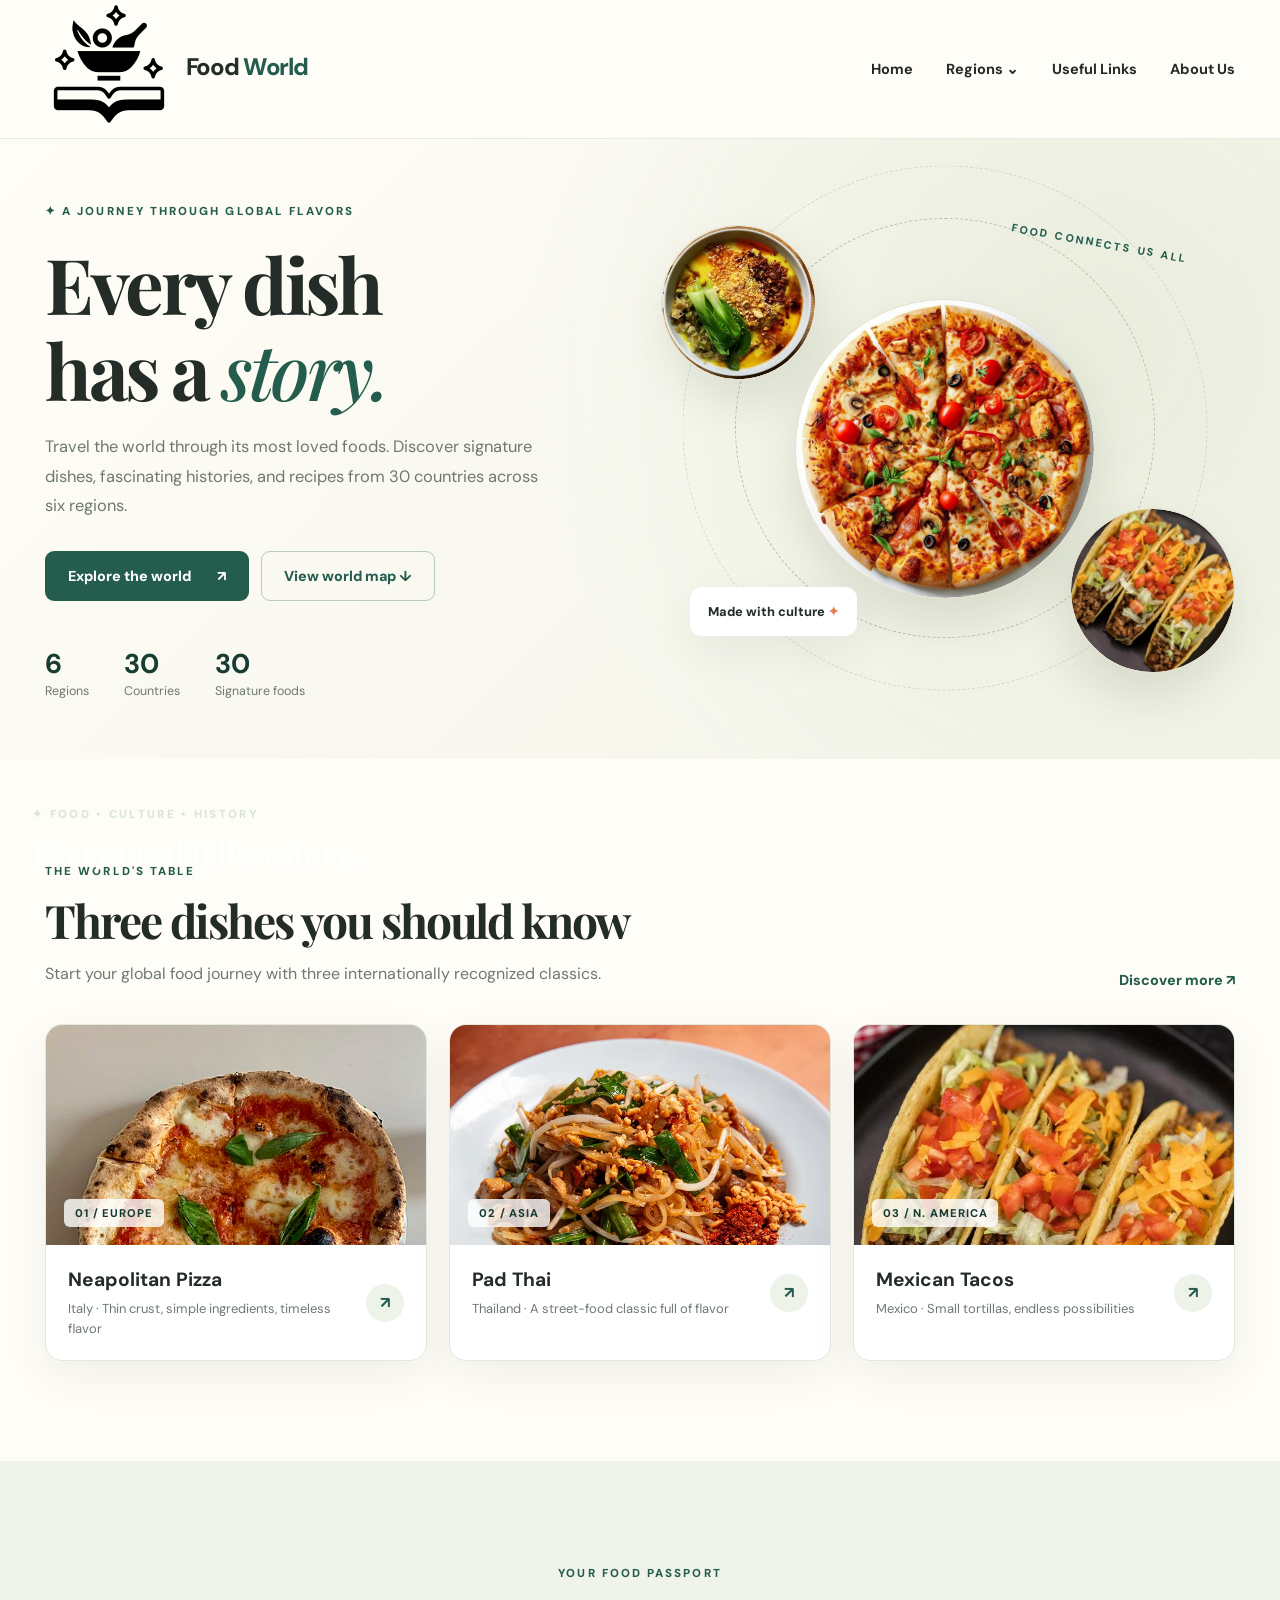
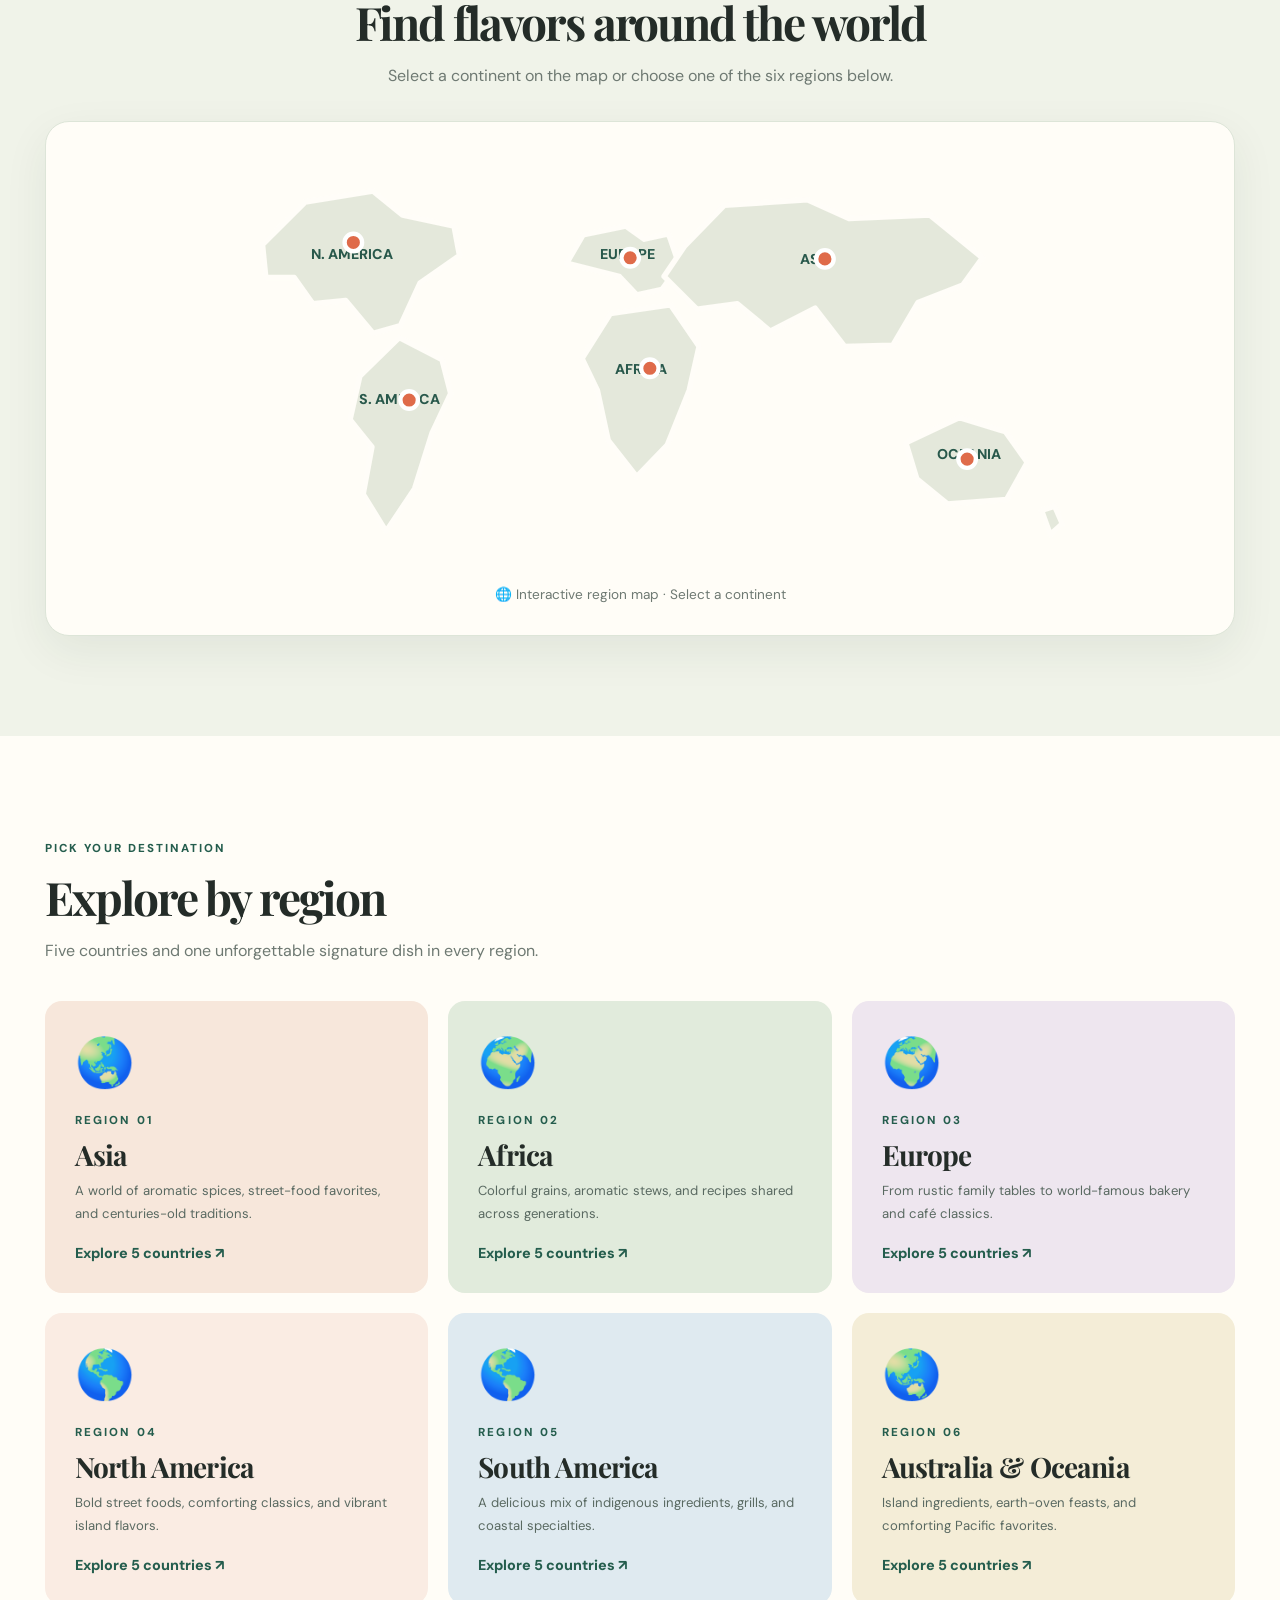
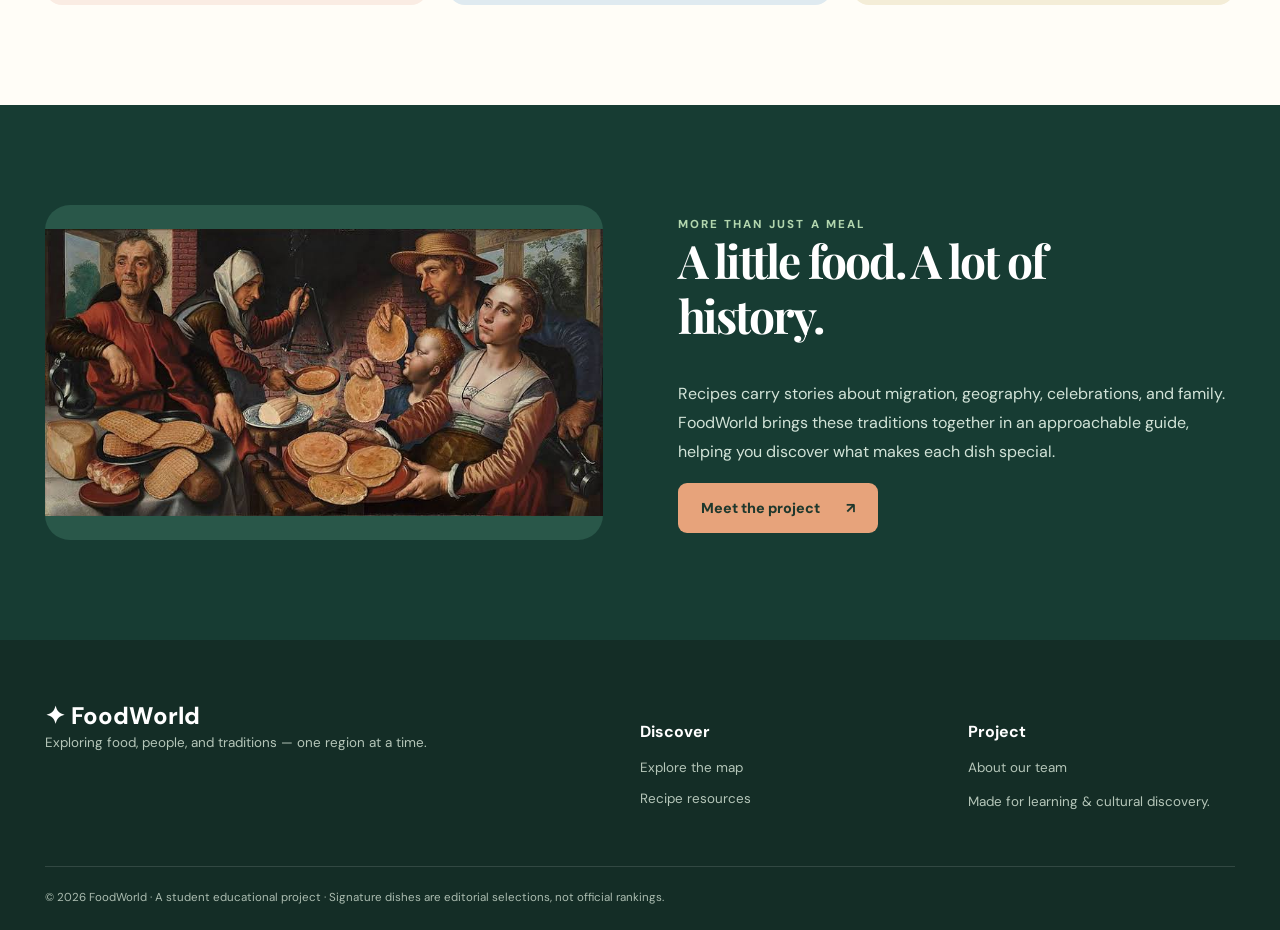
<file: index.html>
<!DOCTYPE html>
<html lang="en">
 <head>
  <meta charset="utf-8"/>
  <meta content="width=device-width, initial-scale=1" name="viewport"/>
  <meta content="Discover famous foods and food traditions from six world regions." name="description"/>
  <title>
   Home | FoodWorld
  </title>
  <link href="https://fonts.googleapis.com" rel="preconnect"/>
  <link crossorigin="" href="https://fonts.gstatic.com" rel="preconnect"/>
  <link href="https://fonts.googleapis.com/css2?family=DM+Sans:wght@400;500;600;700;800&amp;family=Playfair+Display:wght@500;600;700;800&amp;display=swap" rel="stylesheet"/>
  <link href="style.css" rel="stylesheet"/>
 </head>
 <body data-page="home">
  <header class="site-header">
   <div class="wrap header-inner">
    <a class="brand" href="index.html">
     <span class="brand-mark">
      <img src="images/recipe_logo.png" alt="Logo">
     </span>
     Food
     <span>
      World
     </span>
    </a>
    <nav class="desktop-nav">
     <a data-nav="home" href="index.html">
      Home
     </a>
     <div class="nav-dropdown">
      <button aria-expanded="false" id="region-toggle" type="button">
       Regions
       <span>
        ⌄
       </span>
      </button>
      <div class="dropdown-menu">
       <a href="asia.html">
        🌏 Asia
       </a>
       <a href="africa.html">
        🌍 Africa
       </a>
       <a href="europe.html">
        🌍 Europe
       </a>
       <a href="north-america.html">
        🌎 North America
       </a>
       <a href="south-america.html">
        🌎 South America
       </a>
       <a href="oceania.html">
        🌏 Australia &amp; Oceania
       </a>
      </div>
     </div>
     <a data-nav="links" href="useful-links.html">
      Useful Links
     </a>
     <a data-nav="about" href="about-us.html">
      About Us
     </a>
    </nav>
    <button aria-label="Toggle navigation" class="mobile-menu-btn" id="menu-btn" type="button">
     ☰
    </button>
   </div>
   <div class="mobile-nav" id="mobile-nav">
    <a href="index.html">
     Home
    </a>
    <a href="asia.html">
     🌏 Asia
    </a>
    <a href="africa.html">
     🌍 Africa
    </a>
    <a href="europe.html">
     🌍 Europe
    </a>
    <a href="north-america.html">
     🌎 North America
    </a>
    <a href="south-america.html">
     🌎 South America
    </a>
    <a href="oceania.html">
     🌏 Australia &amp; Oceania
    </a>
    <a href="useful-links.html">
     Useful Links
    </a>
    <a href="about-us.html">
     About Us
    </a>
   </div>
  </header>
  <main>
   <section class="hero">
    <div class="wrap hero-grid">
     <div class="hero-copy">
      <span class="hero-label">
       ✦ A JOURNEY THROUGH GLOBAL FLAVORS
      </span>
      <h1>
       Every dish
       <br/>
       has a
       <em>
        story.
       </em>
      </h1>
      <p>
       Travel the world through its most loved foods. Discover signature dishes, fascinating histories, and recipes from 30 countries across six regions.
      </p>
      <div class="hero-buttons">
       <a class="btn primary" href="#regions">
        Explore the world
        <span>
         &nearrow;
        </span>
       </a>
       <a class="btn outline" href="#map">
        View world map &darr;
       </a>
      </div>
      <div class="hero-stats">
       <div>
        <b>
         6
        </b>
        <small>
         Regions
        </small>
       </div>
       <div>
        <b>
         30
        </b>
        <small>
         Countries
        </small>
       </div>
       <div>
        <b>
         30
        </b>
        <small>
         Signature foods
        </small>
       </div>
      </div>
     </div>
     <div class="hero-art">
      <div class="hero-orbit orbit-one">
      </div>
      <div class="hero-orbit orbit-two">
      </div>
      <div class="hero-dish dish-main">
       <img src="images/PIzza.jpg" alt="Pizza">
      </div>
      <div class="hero-dish dish-left">
       <img src="images/ShanNoodle.jpg" alt="Noodle">
      </div>
      <div class="hero-dish dish-right">
       <img src="images/Tacos.jpg" alt="tacos">
      </div>
      <div class="floating-label">
       Made with culture
       <span>
        ✦
       </span>
      </div>
      <div class="hero-caption">
       FOOD CONNECTS US ALL
      </div>
     </div>
    </div>
   </section>
   <section class="section wrap">
    <div class="section-heading">
     <div>
      <span class="eyebrow">
       THE WORLD'S TABLE
      </span>
      <h2>
       Three dishes you should know
      </h2>
      <p>
       Start your global food journey with three internationally recognized classics.
      </p>
     </div>
     <a class="text-link" href="#regions">
      Discover more &nearrow;
     </a>
    </div>
    <div class="feature-grid">
     <a class="feature-card" href="europe.html#italy">
      <div class="feature-visual f-pizza">
       <img alt="Illustration of Neapolitan pizza" class="feature-image" height="480" loading="lazy" src="images/neapolitan pizza.jpg" width="640"/>
       <span>
        01 / EUROPE
       </span>
      </div>
      <div class="feature-info">
       <div>
        <h3>
         Neapolitan Pizza
        </h3>
        <p>
         Italy &middot; Thin crust, simple ingredients, timeless flavor
        </p>
       </div>
       <span class="arrow-circle">
        &nearrow;
       </span>
      </div>
     </a>
     <a class="feature-card" href="asia.html#thailand">
      <div class="feature-visual f-noodles">
       <img alt="Illustration of Pad Thai" class="feature-image" height="480" loading="lazy" src="images/padthai.webp" width="640"/>
       <span>
        02 / ASIA
       </span>
      </div>
      <div class="feature-info">
       <div>
        <h3>
         Pad Thai
        </h3>
        <p>
         Thailand &middot; A street-food classic full of flavor
        </p>
       </div>
       <span class="arrow-circle">
        &nearrow;
       </span>
      </div>
     </a>
     <a class="feature-card" href="north-america.html#mexico">
      <div class="feature-visual f-taco">
       <img alt="Illustration of Mexican tacos" class="feature-image" height="480" loading="lazy" src="images/Tacos.jpg" width="640"/>
       <span>
        03 / N. AMERICA
       </span>
      </div>
      <div class="feature-info">
       <div>
        <h3>
         Mexican Tacos
        </h3>
        <p>
         Mexico &middot; Small tortillas, endless possibilities
        </p>
       </div>
       <span class="arrow-circle">
        &nearrow;
       </span>
      </div>
     </a>
    </div>
   </section>
   <section class="section map-section" id="map">
    <div class="wrap">
     <div class="section-heading centered">
      <span class="eyebrow">
       YOUR FOOD PASSPORT
      </span>
      <h2>
       Find flavors around the world
      </h2>
      <p>
       Select a continent on the map or choose one of the six regions below.
      </p>
     </div>
     <div class="map-frame">
      <svg aria-label="Stylized map showing six clickable world regions" class="world-art" role="img" viewbox="0 0 850 390">
       <g fill="#e4e8db" stroke="#fffdf8" stroke-linejoin="round" stroke-width="5">
        <path d="M80 92 119 53 181 43 208 65 255 75 260 102 224 127 206 166 181 173 156 143 126 146 109 122 83 122Z">
        </path>
        <path d="M205 177 244 197 252 228 235 264 219 315 193 354 172 320 180 277 160 252 169 212Z">
        </path>
        <path d="M358 109 373 83 412 75 429 87 451 82 461 111 445 133 422 138 406 121Z">
        </path>
        <path d="M398 155 453 147 479 185 470 225 450 275 422 304 396 271 386 225 372 196Z">
        </path>
        <path d="M466 93 502 56 578 51 616 68 690 65 738 104 720 129 679 145 656 184 612 185 585 150 544 171 514 146 477 151 447 121Z">
        </path>
        <path d="M668 273 717 250 759 263 779 291 760 325 706 329 678 306Z">
        </path>
        <path d="M792 335 804 331 811 347 800 357Z">
        </path>
       </g>
       <g fill="#28584b" font-family="DM Sans, sans-serif" font-size="13" font-weight="800" text-anchor="middle">
        <text x="162" y="105">
         N. AMERICA
        </text>
        <text x="205" y="238">
         S. AMERICA
        </text>
        <text x="414" y="105">
         EUROPE
        </text>
        <text x="426" y="210">
         AFRICA
        </text>
        <text x="586" y="110">
         ASIA
        </text>
        <text x="726" y="288">
         OCEANIA
        </text>
       </g>
       <g class="map-hits" fill="transparent" stroke="transparent">
        <a aria-label="Explore North America" href="north-america.html">
         <path d="M65 35H285V174H65Z">
         </path>
        </a>
        <a aria-label="Explore South America" href="south-america.html">
         <path d="M150 175H275V365H150Z">
         </path>
        </a>
        <a aria-label="Explore Europe" href="europe.html">
         <path d="M355 70H461V145H355Z">
         </path>
        </a>
        <a aria-label="Explore Africa" href="africa.html">
         <path d="M367 148H485V310H367Z">
         </path>
        </a>
        <a aria-label="Explore Asia" href="asia.html">
         <path d="M473 41H765V188H473Z">
         </path>
        </a>
        <a aria-label="Explore Australia &amp; Oceania" href="oceania.html">
         <path d="M658 244H823V370H658Z">
         </path>
        </a>
       </g>
       <g fill="#df6b4a" stroke="#fff" stroke-width="4">
        <circle cx="163" cy="90" r="8">
        </circle>
        <circle cx="214" cy="234" r="8">
        </circle>
        <circle cx="416" cy="104" r="8">
        </circle>
        <circle cx="434" cy="205" r="8">
        </circle>
        <circle cx="594" cy="105" r="8">
        </circle>
        <circle cx="724" cy="288" r="8">
        </circle>
       </g>
      </svg>
      <div class="map-legend">
       🌐 Interactive region map &middot; Select a continent
      </div>
     </div>
    </div>
   </section>
   <section class="section wrap" id="regions">
    <div class="section-heading">
     <div>
      <span class="eyebrow">
       PICK YOUR DESTINATION
      </span>
      <h2>
       Explore by region
      </h2>
      <p>
       Five countries and one unforgettable signature dish in every region.
      </p>
     </div>
    </div>
    <div class="region-grid">
     <a class="region-card apricot" href="asia.html">
      <div class="region-emoji">
       🌏
      </div>
      <div>
       <span class="eyebrow">
        REGION 01
       </span>
       <h3>
        Asia
       </h3>
       <p>
        A world of aromatic spices, street-food favorites, and centuries-old traditions.
       </p>
       <span class="text-link">
        Explore 5 countries
        <span>
         &nearrow;
        </span>
       </span>
      </div>
     </a>
     <a class="region-card mint" href="africa.html">
      <div class="region-emoji">
       🌍
      </div>
      <div>
       <span class="eyebrow">
        REGION 02
       </span>
       <h3>
        Africa
       </h3>
       <p>
        Colorful grains, aromatic stews, and recipes shared across generations.
       </p>
       <span class="text-link">
        Explore 5 countries
        <span>
         &nearrow;
        </span>
       </span>
      </div>
     </a>
     <a class="region-card lavender" href="europe.html">
      <div class="region-emoji">
       🌍
      </div>
      <div>
       <span class="eyebrow">
        REGION 03
       </span>
       <h3>
        Europe
       </h3>
       <p>
        From rustic family tables to world-famous bakery and caf&eacute; classics.
       </p>
       <span class="text-link">
        Explore 5 countries
        <span>
         &nearrow;
        </span>
       </span>
      </div>
     </a>
     <a class="region-card peach" href="north-america.html">
      <div class="region-emoji">
       🌎
      </div>
      <div>
       <span class="eyebrow">
        REGION 04
       </span>
       <h3>
        North America
       </h3>
       <p>
        Bold street foods, comforting classics, and vibrant island flavors.
       </p>
       <span class="text-link">
        Explore 5 countries
        <span>
         &nearrow;
        </span>
       </span>
      </div>
     </a>
     <a class="region-card sky" href="south-america.html">
      <div class="region-emoji">
       🌎
      </div>
      <div>
       <span class="eyebrow">
        REGION 05
       </span>
       <h3>
        South America
       </h3>
       <p>
        A delicious mix of indigenous ingredients, grills, and coastal specialties.
       </p>
       <span class="text-link">
        Explore 5 countries
        <span>
         &nearrow;
        </span>
       </span>
      </div>
     </a>
     <a class="region-card butter" href="oceania.html">
      <div class="region-emoji">
       🌏
      </div>
      <div>
       <span class="eyebrow">
        REGION 06
       </span>
       <h3>
        Australia &amp; Oceania
       </h3>
       <p>
        Island ingredients, earth-oven feasts, and comforting Pacific favorites.
       </p>
       <span class="text-link">
        Explore 5 countries
        <span>
         &nearrow;
        </span>
       </span>
      </div>
     </a>
    </div>
   </section>
   <section class="section story-section">
    <div class="wrap story-grid">
     <div class="story-symbol">
      <img
    src="images/history.jpg"
    alt="Traditional food and culture"
    class="culture-photo"
>
       <div class="culture-overlay">
        <span class="culture-tag">✦ FOOD • CULTURE • HISTORY</span>
        <h3>Every meal tells a story.</h3>
    </div>
     </div>
     <div>
      <span class="eyebrow">
       MORE THAN JUST A MEAL
      </span>
      <h2>
       A little food. A lot of history.
      </h2>
      <p>
       Recipes carry stories about migration, geography, celebrations, and family. FoodWorld brings these traditions together in an approachable guide, helping you discover what makes each dish special.
      </p>
      <a class="btn primary" href="about-us.html">
       Meet the project
       <span>
        &nearrow;
       </span>
      </a>
     </div>
    </div>
   </section>
  </main>
  <footer class="footer">
   <div class="wrap footer-grid">
    <div>
     <div class="footer-brand">
      ✦ FoodWorld
     </div>
     <p>
      Exploring food, people, and traditions &mdash; one region at a time.
     </p>
    </div>
    <div>
     <h4>
      Discover
     </h4>
     <a href="index.html#map">
      Explore the map
     </a>
     <a href="useful-links.html">
      Recipe resources
     </a>
    </div>
    <div>
     <h4>
      Project
     </h4>
     <a href="about-us.html">
      About our team
     </a>
     <span>
      Made for learning &amp; cultural discovery.
     </span>
    </div>
   </div>
   <div class="wrap footer-bottom">
    &copy; 2026 FoodWorld &middot; A student educational project &middot; Signature dishes are editorial selections, not official rankings.
   </div>
  </footer>
  <script src="app.js">
  </script>
 </body>
</html>
</file>
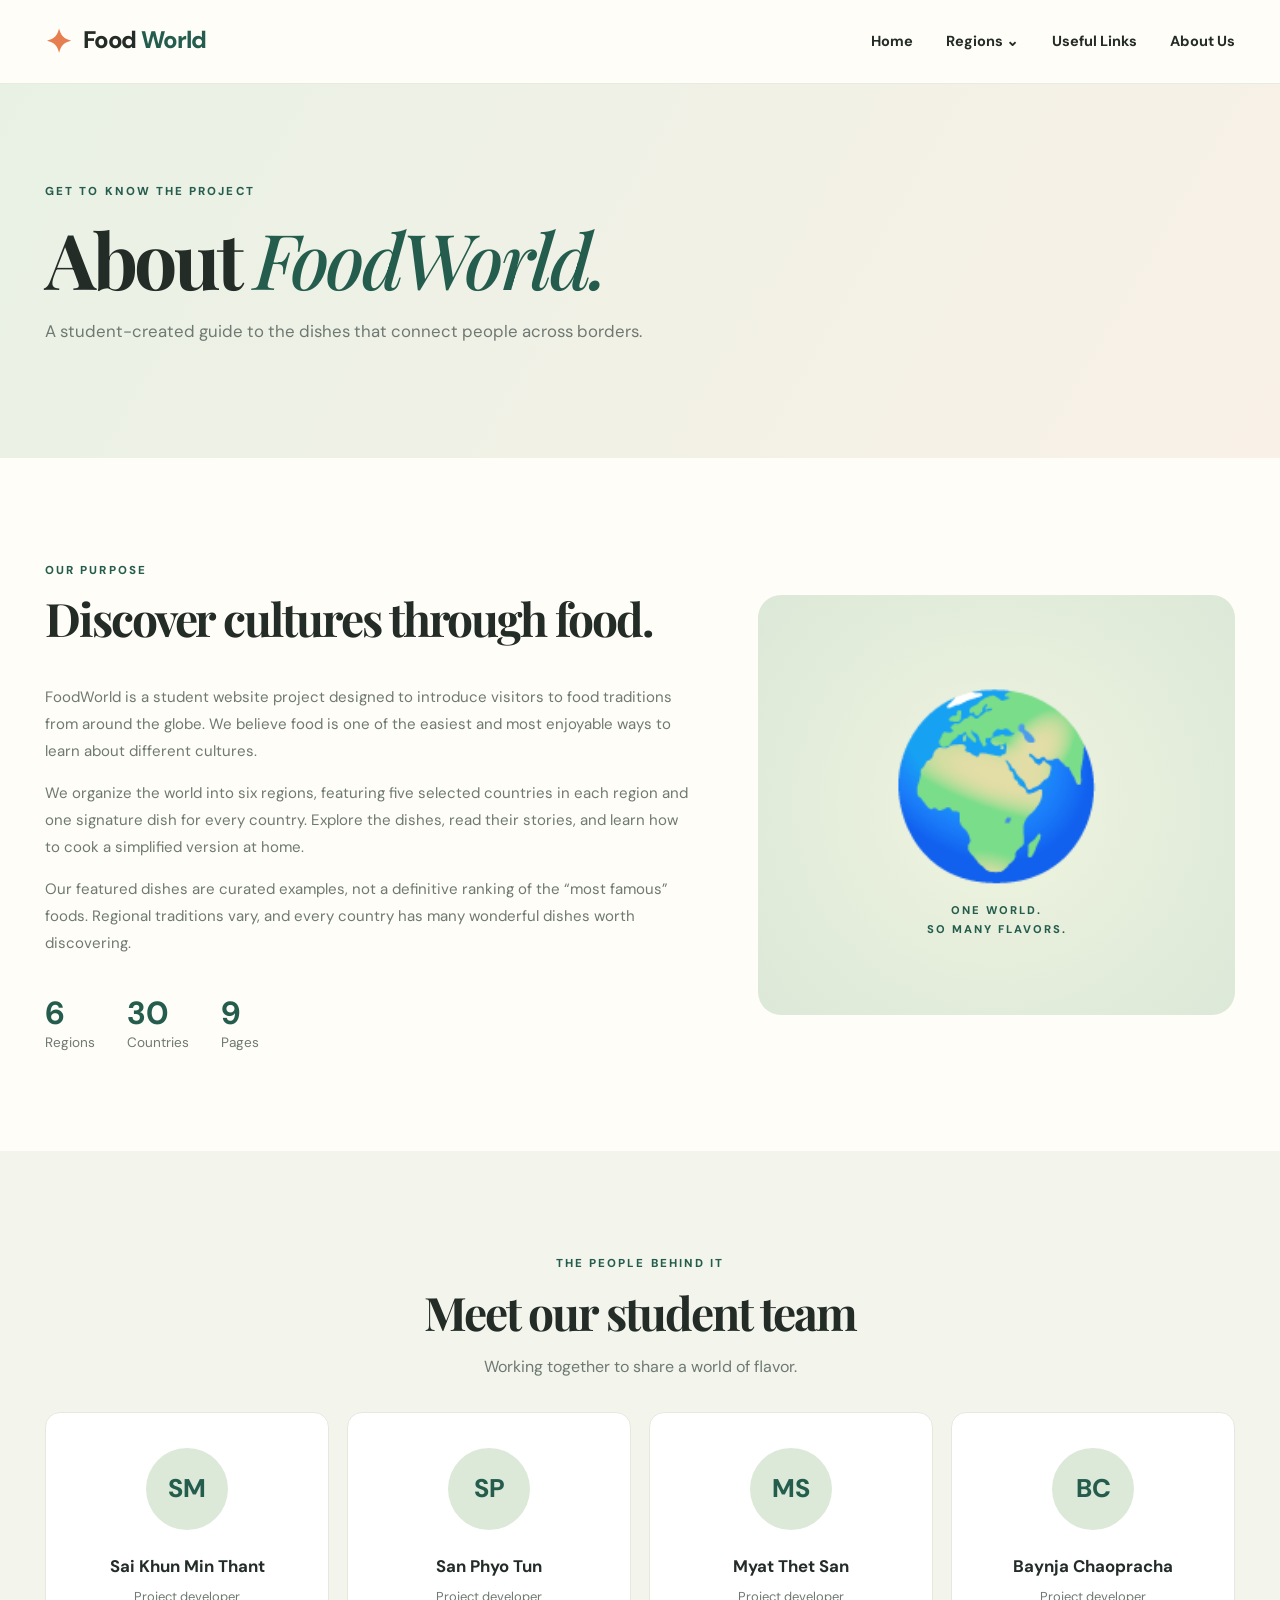
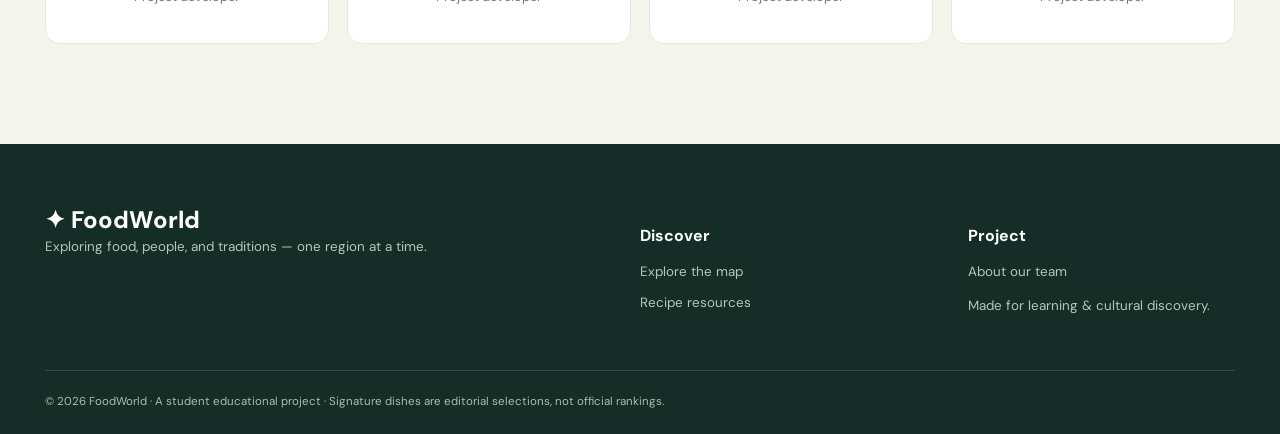
<file: about-us.html>
<!DOCTYPE html>
<html lang="en">
 <head>
  <meta charset="utf-8"/>
  <meta content="width=device-width, initial-scale=1" name="viewport"/>
  <meta content="Discover famous foods and food traditions from six world regions." name="description"/>
  <title>
   About Us | FoodWorld
  </title>
  <link href="https://fonts.googleapis.com" rel="preconnect"/>
  <link crossorigin="" href="https://fonts.gstatic.com" rel="preconnect"/>
  <link href="https://fonts.googleapis.com/css2?family=DM+Sans:wght@400;500;600;700;800&amp;family=Playfair+Display:wght@500;600;700;800&amp;display=swap" rel="stylesheet"/>
  <link href="style.css" rel="stylesheet"/>
 </head>
 <body data-page="about">
  <header class="site-header">
   <div class="wrap header-inner">
    <a class="brand" href="index.html">
     <span class="brand-mark">
      ✦
     </span>
     Food
     <span>
      World
     </span>
    </a>
    <nav class="desktop-nav">
     <a data-nav="home" href="index.html">
      Home
     </a>
     <div class="nav-dropdown">
      <button aria-expanded="false" id="region-toggle" type="button">
       Regions
       <span>
        ⌄
       </span>
      </button>
      <div class="dropdown-menu">
       <a href="asia.html">
        🌏 Asia
       </a>
       <a href="africa.html">
        🌍 Africa
       </a>
       <a href="europe.html">
        🌍 Europe
       </a>
       <a href="north-america.html">
        🌎 North America
       </a>
       <a href="south-america.html">
        🌎 South America
       </a>
       <a href="oceania.html">
        🌏 Australia &amp; Oceania
       </a>
      </div>
     </div>
     <a data-nav="links" href="useful-links.html">
      Useful Links
     </a>
     <a data-nav="about" href="about-us.html">
      About Us
     </a>
    </nav>
    <button aria-label="Toggle navigation" class="mobile-menu-btn" id="menu-btn" type="button">
     ☰
    </button>
   </div>
   <div class="mobile-nav" id="mobile-nav">
    <a href="index.html">
     Home
    </a>
    <a href="asia.html">
     🌏 Asia
    </a>
    <a href="africa.html">
     🌍 Africa
    </a>
    <a href="europe.html">
     🌍 Europe
    </a>
    <a href="north-america.html">
     🌎 North America
    </a>
    <a href="south-america.html">
     🌎 South America
    </a>
    <a href="oceania.html">
     🌏 Australia &amp; Oceania
    </a>
    <a href="useful-links.html">
     Useful Links
    </a>
    <a href="about-us.html">
     About Us
    </a>
   </div>
  </header>
  <main>
   <section class="subpage-hero">
    <div class="wrap">
     <span class="eyebrow">
      GET TO KNOW THE PROJECT
     </span>
     <h1>
      About
      <em>
       FoodWorld.
      </em>
     </h1>
     <p>
      A student-created guide to the dishes that connect people across borders.
     </p>
    </div>
   </section>
   <section class="section wrap">
    <div class="about-grid">
     <div class="about-story">
      <span class="eyebrow">
       OUR PURPOSE
      </span>
      <h2>
       Discover cultures through food.
      </h2>
      <p>
       FoodWorld is a student website project designed to introduce visitors to food traditions from around the globe. We believe food is one of the easiest and most enjoyable ways to learn about different cultures.
      </p>
      <p>
       We organize the world into six regions, featuring five selected countries in each region and one signature dish for every country. Explore the dishes, read their stories, and learn how to cook a simplified version at home.
      </p>
      <p>
       Our featured dishes are curated examples, not a definitive ranking of the &ldquo;most famous&rdquo; foods. Regional traditions vary, and every country has many wonderful dishes worth discovering.
      </p>
      <div class="about-numbers">
       <span>
        <strong>
         6
        </strong>
        Regions
       </span>
       <span>
        <strong>
         30
        </strong>
        Countries
       </span>
       <span>
        <strong>
         9
        </strong>
        Pages
       </span>
      </div>
     </div>
     <div class="about-art">
      🌍
      <span>
       ONE WORLD.
       <br/>
       SO MANY FLAVORS.
      </span>
     </div>
    </div>
   </section>
   <section class="section team-section">
    <div class="wrap">
     <div class="section-heading centered">
      <span class="eyebrow">
       THE PEOPLE BEHIND IT
      </span>
      <h2>
       Meet our student team
      </h2>
      <p>
       Working together to share a world of flavor.
      </p>
     </div>
     <div class="team-grid">
      <div class="team-card">
       <div class="avatar">
        SM
       </div>
       <h3>
        Sai Khun Min Thant
       </h3>
       <p>
        Project developer
       </p>
      </div>
      <div class="team-card">
       <div class="avatar">
        SP
       </div>
       <h3>
        San Phyo Tun
       </h3>
       <p>
        Project developer
       </p>
      </div>
      <div class="team-card">
       <div class="avatar">
        MS
       </div>
       <h3>
        Myat Thet San
       </h3>
       <p>
        Project developer
       </p>
      </div>
      <div class="team-card">
       <div class="avatar">
        BC
       </div>
       <h3>
        Baynja Chaopracha
       </h3>
       <p>
        Project developer
       </p>
      </div>
     </div>
     
    </div>
   </section>
  </main>
  <footer class="footer">
   <div class="wrap footer-grid">
    <div>
     <div class="footer-brand">
      ✦ FoodWorld
     </div>
     <p>
      Exploring food, people, and traditions &mdash; one region at a time.
     </p>
    </div>
    <div>
     <h4>
      Discover
     </h4>
     <a href="index.html#map">
      Explore the map
     </a>
     <a href="useful-links.html">
      Recipe resources
     </a>
    </div>
    <div>
     <h4>
      Project
     </h4>
     <a href="about-us.html">
      About our team
     </a>
     <span>
      Made for learning &amp; cultural discovery.
     </span>
    </div>
   </div>
   <div class="wrap footer-bottom">
    &copy; 2026 FoodWorld &middot; A student educational project &middot; Signature dishes are editorial selections, not official rankings.
   </div>
  </footer>
  <script src="app.js">
  </script>
 </body>
</html>
</file>
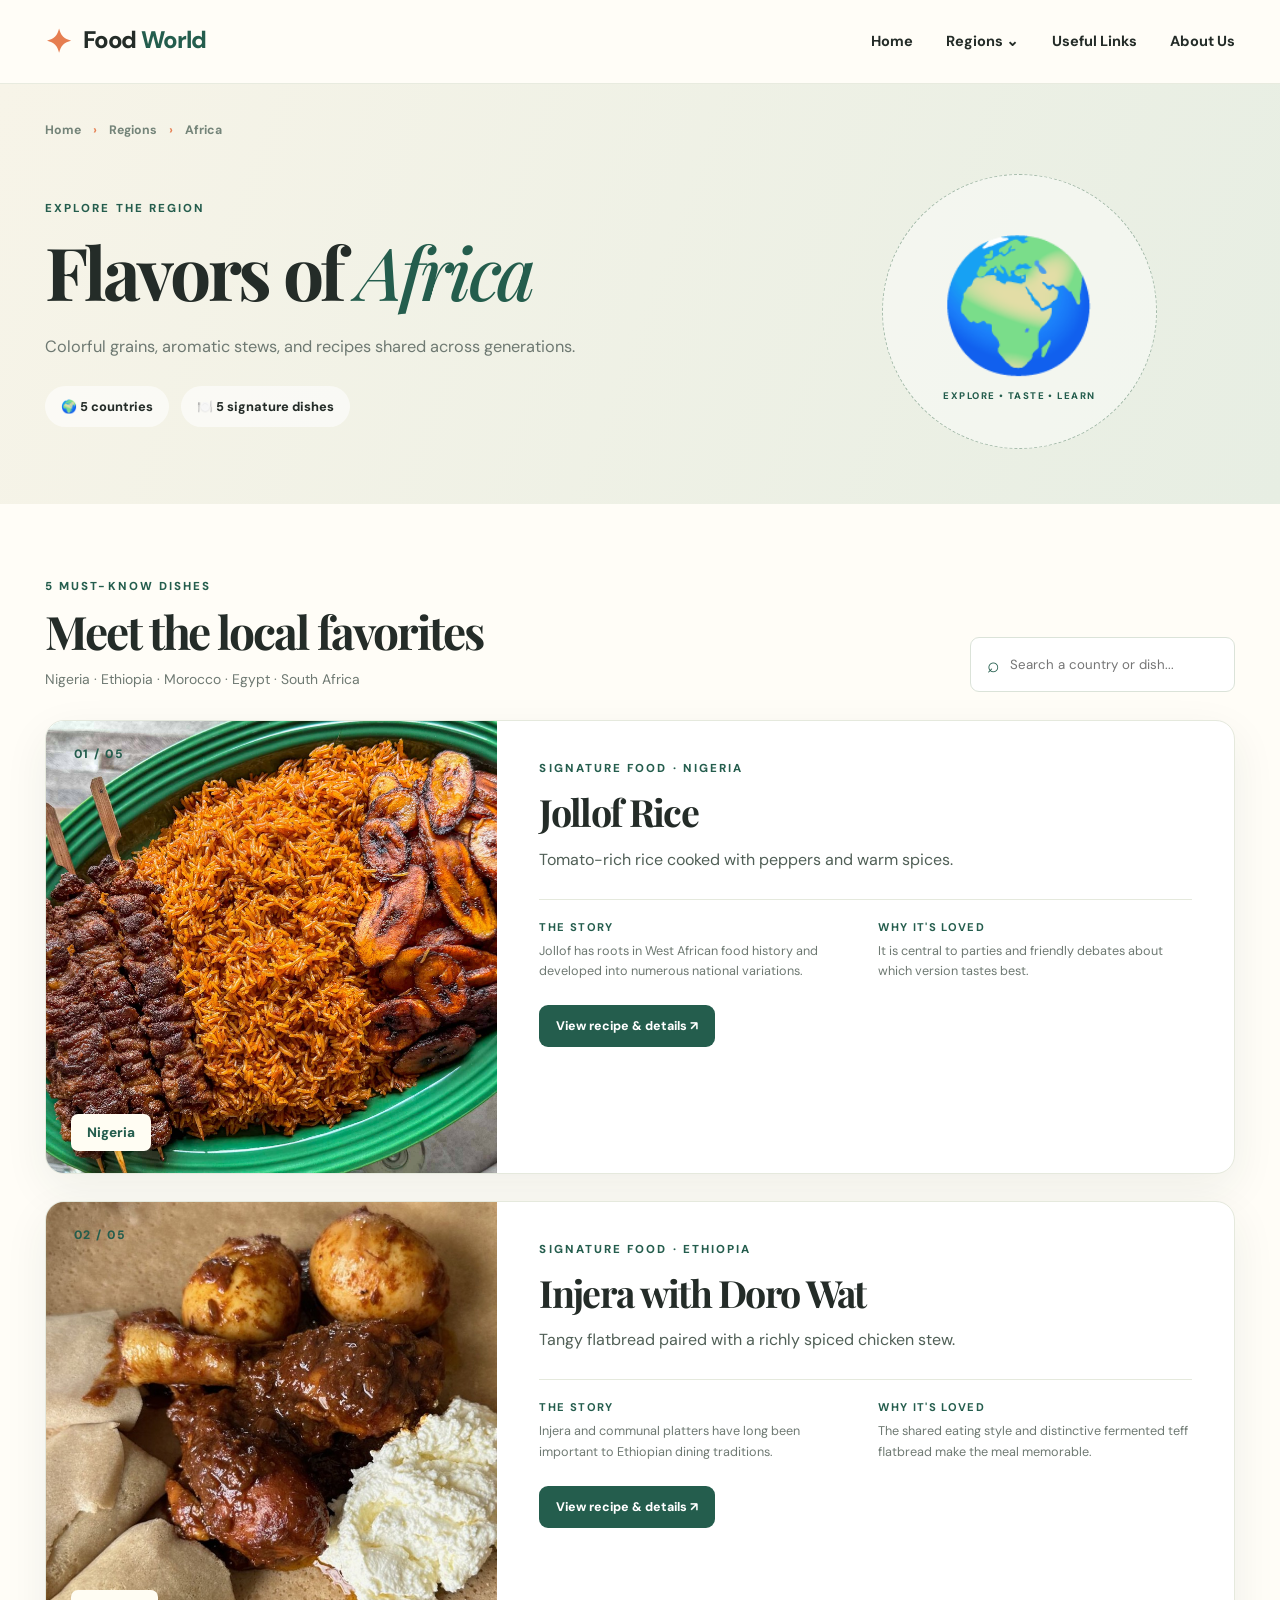
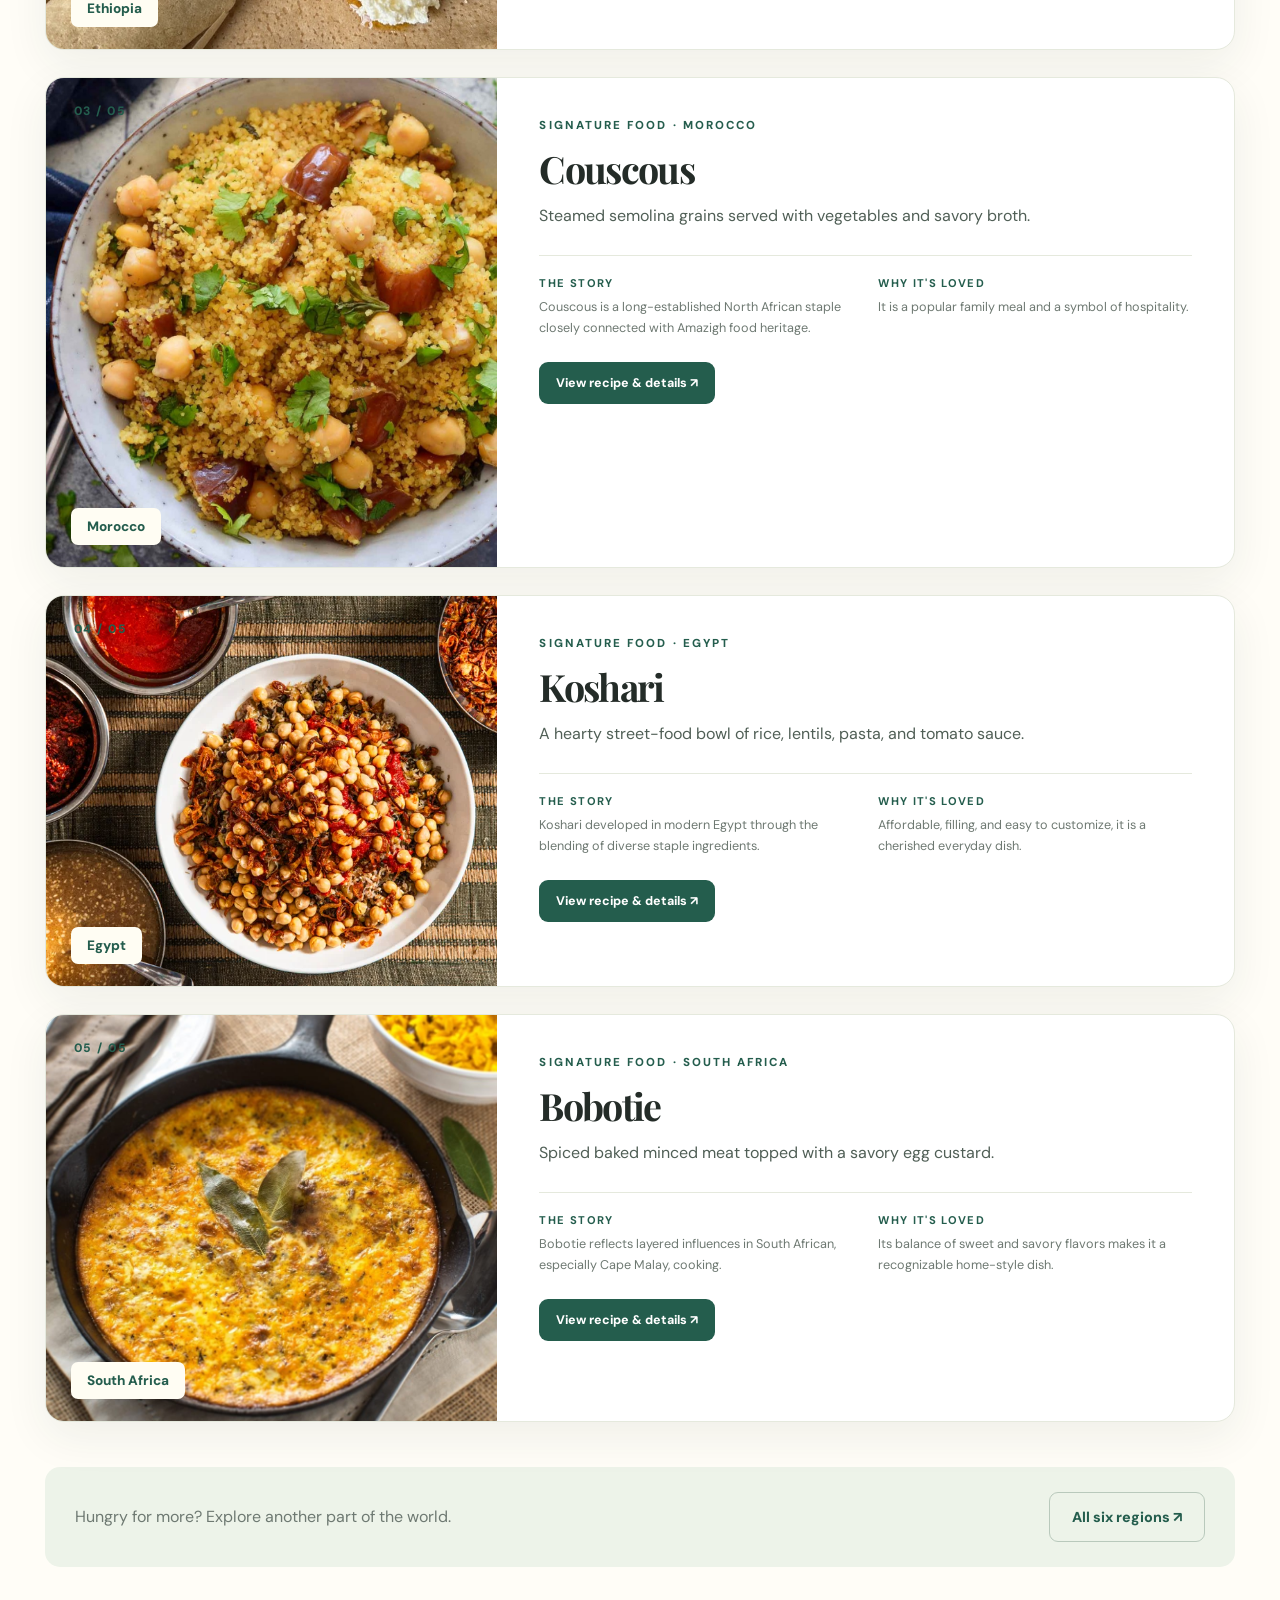
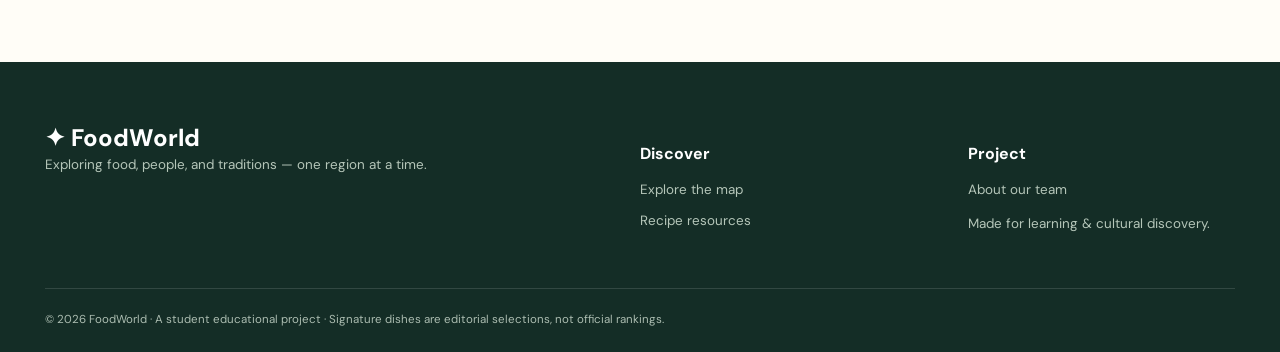
<file: africa.html>
<!DOCTYPE html>
<html lang="en">
 <head>
  <meta charset="utf-8"/>
  <meta content="width=device-width, initial-scale=1" name="viewport"/>
  <meta content="Discover famous foods and food traditions from six world regions." name="description"/>
  <title>
   Africa | FoodWorld
  </title>
  <link href="https://fonts.googleapis.com" rel="preconnect"/>
  <link crossorigin="" href="https://fonts.gstatic.com" rel="preconnect"/>
  <link href="https://fonts.googleapis.com/css2?family=DM+Sans:wght@400;500;600;700;800&amp;family=Playfair+Display:wght@500;600;700;800&amp;display=swap" rel="stylesheet"/>
  <link href="style.css" rel="stylesheet"/>
 </head>
 <body data-page="africa">
  <header class="site-header">
   <div class="wrap header-inner">
    <a class="brand" href="index.html">
     <span class="brand-mark">
      ✦
     </span>
     Food
     <span>
      World
     </span>
    </a>
    <nav class="desktop-nav">
     <a data-nav="home" href="index.html">
      Home
     </a>
     <div class="nav-dropdown">
      <button aria-expanded="false" id="region-toggle" type="button">
       Regions
       <span>
        ⌄
       </span>
      </button>
      <div class="dropdown-menu">
       <a href="asia.html">
        🌏 Asia
       </a>
       <a href="africa.html">
        🌍 Africa
       </a>
       <a href="europe.html">
        🌍 Europe
       </a>
       <a href="north-america.html">
        🌎 North America
       </a>
       <a href="south-america.html">
        🌎 South America
       </a>
       <a href="oceania.html">
        🌏 Australia &amp; Oceania
       </a>
      </div>
     </div>
     <a data-nav="links" href="useful-links.html">
      Useful Links
     </a>
     <a data-nav="about" href="about-us.html">
      About Us
     </a>
    </nav>
    <button aria-label="Toggle navigation" class="mobile-menu-btn" id="menu-btn" type="button">
     ☰
    </button>
   </div>
   <div class="mobile-nav" id="mobile-nav">
    <a href="index.html">
     Home
    </a>
    <a href="asia.html">
     🌏 Asia
    </a>
    <a href="africa.html">
     🌍 Africa
    </a>
    <a href="europe.html">
     🌍 Europe
    </a>
    <a href="north-america.html">
     🌎 North America
    </a>
    <a href="south-america.html">
     🌎 South America
    </a>
    <a href="oceania.html">
     🌏 Australia &amp; Oceania
    </a>
    <a href="useful-links.html">
     Useful Links
    </a>
    <a href="about-us.html">
     About Us
    </a>
   </div>
  </header>
  <main>
   <section class="region-hero">
    <div class="wrap">
     <a class="breadcrumb" href="index.html">
      Home
      <span>
       &rsaquo;
      </span>
      Regions
      <span>
       &rsaquo;
      </span>
      Africa
     </a>
     <div class="region-hero-grid">
      <div>
       <span class="eyebrow">
        EXPLORE THE REGION
       </span>
       <h1>
        Flavors of
        <em>
         Africa
        </em>
       </h1>
       <p>
        Colorful grains, aromatic stews, and recipes shared across generations.
       </p>
       <div class="region-meta">
        <span>
         🌍 5 countries
        </span>
        <span>
         🍽️ 5 signature dishes
        </span>
       </div>
      </div>
      <div class="region-bubble">
       🌍
       <span>
        EXPLORE &bull; TASTE &bull; LEARN
       </span>
      </div>
     </div>
    </div>
   </section>
   <section class="wrap region-content">
    <div class="region-toolhead">
     <div>
      <span class="eyebrow">
       5 MUST-KNOW DISHES
      </span>
      <h2>
       Meet the local favorites
      </h2>
      <p>
       Nigeria &middot; Ethiopia &middot; Morocco &middot; Egypt &middot; South Africa
      </p>
     </div>
     <label class="search-box">
      &telrec;
      <input aria-label="Search countries or dishes" id="food-search" placeholder="Search a country or dish..." type="search"/>
     </label>
    </div>
    <div class="country-list" id="country-list">
     <article class="country-card" data-search="nigeria jollof rice" id="nigeria">
      <div class="country-visual f-peach">
       <div class="country-index">
        01 / 05
       </div>
       <img alt="Illustration of Jollof Rice, a signature dish from Nigeria" class="country-food-image" height="480" loading="lazy" src="images/jollof rice.jpg" width="640"/>
       <div class="country-label">
        Nigeria
       </div>
      </div>
      <div class="country-content">
       <span class="eyebrow">
        SIGNATURE FOOD &middot; NIGERIA
       </span>
       <h2>
        Jollof Rice
       </h2>
       <p class="food-description">
        Tomato-rich rice cooked with peppers and warm spices.
       </p>
       <div class="country-facts">
        <div>
         <h4>
          THE STORY
         </h4>
         <p>
          Jollof has roots in West African food history and developed into numerous national variations.
         </p>
        </div>
        <div>
         <h4>
          WHY IT'S LOVED
         </h4>
         <p>
          It is central to parties and friendly debates about which version tastes best.
         </p>
        </div>
       </div>
       <button class="btn primary recipe-btn" data-index="0" data-region="africa">
        View recipe &amp; details &nearrow;
       </button>
      </div>
     </article>
     <article class="country-card" data-search="ethiopia injera with doro wat" id="ethiopia">
      <div class="country-visual f-mint">
       <div class="country-index">
        02 / 05
       </div>
       <img alt="Illustration of Injera with Doro Wat, a signature dish from Ethiopia" class="country-food-image" height="480" loading="lazy" src="images/injera with doro wat.jpg" width="640"/>
       <div class="country-label">
        Ethiopia
       </div>
      </div>
      <div class="country-content">
       <span class="eyebrow">
        SIGNATURE FOOD &middot; ETHIOPIA
       </span>
       <h2>
        Injera with Doro Wat
       </h2>
       <p class="food-description">
        Tangy flatbread paired with a richly spiced chicken stew.
       </p>
       <div class="country-facts">
        <div>
         <h4>
          THE STORY
         </h4>
         <p>
          Injera and communal platters have long been important to Ethiopian dining traditions.
         </p>
        </div>
        <div>
         <h4>
          WHY IT'S LOVED
         </h4>
         <p>
          The shared eating style and distinctive fermented teff flatbread make the meal memorable.
         </p>
        </div>
       </div>
       <button class="btn primary recipe-btn" data-index="1" data-region="africa">
        View recipe &amp; details &nearrow;
       </button>
      </div>
     </article>
     <article class="country-card" data-search="morocco couscous" id="morocco">
      <div class="country-visual f-lavender">
       <div class="country-index">
        03 / 05
       </div>
       <img alt="Illustration of Couscous, a signature dish from Morocco" class="country-food-image" height="480" loading="lazy" src="images/couscous.jpg" width="640"/>
       <div class="country-label">
        Morocco
       </div>
      </div>
      <div class="country-content">
       <span class="eyebrow">
        SIGNATURE FOOD &middot; MOROCCO
       </span>
       <h2>
        Couscous
       </h2>
       <p class="food-description">
        Steamed semolina grains served with vegetables and savory broth.
       </p>
       <div class="country-facts">
        <div>
         <h4>
          THE STORY
         </h4>
         <p>
          Couscous is a long-established North African staple closely connected with Amazigh food heritage.
         </p>
        </div>
        <div>
         <h4>
          WHY IT'S LOVED
         </h4>
         <p>
          It is a popular family meal and a symbol of hospitality.
         </p>
        </div>
       </div>
       <button class="btn primary recipe-btn" data-index="2" data-region="africa">
        View recipe &amp; details &nearrow;
       </button>
      </div>
     </article>
     <article class="country-card" data-search="egypt koshari" id="egypt">
      <div class="country-visual f-yellow">
       <div class="country-index">
        04 / 05
       </div>
       <img alt="Illustration of Koshari, a signature dish from Egypt" class="country-food-image" height="480" loading="lazy" src="images/koshsari.webp" width="640"/>
       <div class="country-label">
        Egypt
       </div>
      </div>
      <div class="country-content">
       <span class="eyebrow">
        SIGNATURE FOOD &middot; EGYPT
       </span>
       <h2>
        Koshari
       </h2>
       <p class="food-description">
        A hearty street-food bowl of rice, lentils, pasta, and tomato sauce.
       </p>
       <div class="country-facts">
        <div>
         <h4>
          THE STORY
         </h4>
         <p>
          Koshari developed in modern Egypt through the blending of diverse staple ingredients.
         </p>
        </div>
        <div>
         <h4>
          WHY IT'S LOVED
         </h4>
         <p>
          Affordable, filling, and easy to customize, it is a cherished everyday dish.
         </p>
        </div>
       </div>
       <button class="btn primary recipe-btn" data-index="3" data-region="africa">
        View recipe &amp; details &nearrow;
       </button>
      </div>
     </article>
     <article class="country-card" data-search="south africa bobotie" id="south-africa">
      <div class="country-visual f-blue">
       <div class="country-index">
        05 / 05
       </div>
       <img alt="Illustration of Bobotie, a signature dish from South Africa" class="country-food-image" height="480" loading="lazy" src="images/bobotie.jpg" width="640"/>
       <div class="country-label">
        South Africa
       </div>
      </div>
      <div class="country-content">
       <span class="eyebrow">
        SIGNATURE FOOD &middot; SOUTH AFRICA
       </span>
       <h2>
        Bobotie
       </h2>
       <p class="food-description">
        Spiced baked minced meat topped with a savory egg custard.
       </p>
       <div class="country-facts">
        <div>
         <h4>
          THE STORY
         </h4>
         <p>
          Bobotie reflects layered influences in South African, especially Cape Malay, cooking.
         </p>
        </div>
        <div>
         <h4>
          WHY IT'S LOVED
         </h4>
         <p>
          Its balance of sweet and savory flavors makes it a recognizable home-style dish.
         </p>
        </div>
       </div>
       <button class="btn primary recipe-btn" data-index="4" data-region="africa">
        View recipe &amp; details &nearrow;
       </button>
      </div>
     </article>
    </div>
    <div class="empty-state" hidden="" id="empty-state">
     No dishes match your search. Try another name.
    </div>
    <div class="region-end">
     <p>
      Hungry for more? Explore another part of the world.
     </p>
     <a class="btn outline" href="index.html#regions">
      All six regions &nearrow;
     </a>
    </div>
   </section>
  </main>
  <footer class="footer">
   <div class="wrap footer-grid">
    <div>
     <div class="footer-brand">
      ✦ FoodWorld
     </div>
     <p>
      Exploring food, people, and traditions &mdash; one region at a time.
     </p>
    </div>
    <div>
     <h4>
      Discover
     </h4>
     <a href="index.html#map">
      Explore the map
     </a>
     <a href="useful-links.html">
      Recipe resources
     </a>
    </div>
    <div>
     <h4>
      Project
     </h4>
     <a href="about-us.html">
      About our team
     </a>
     <span>
      Made for learning &amp; cultural discovery.
     </span>
    </div>
   </div>
   <div class="wrap footer-bottom">
    &copy; 2026 FoodWorld &middot; A student educational project &middot; Signature dishes are editorial selections, not official rankings.
   </div>
  </footer>
  <script id="region-data" type="application/json">
   {"name": "Africa", "flag": "🌍", "lead": "Colorful grains, aromatic stews, and recipes shared across generations.", "countries": [["Nigeria", "Jollof Rice", "🍚", "Tomato-rich rice cooked with peppers and warm spices.", "Jollof has roots in West African food history and developed into numerous national variations.", "It is central to parties and friendly debates about which version tastes best.", ["long-grain rice", "tomatoes", "red peppers", "onions", "stock"], ["Blend tomatoes, peppers, and onions.", "Cook the sauce with spices until concentrated.", "Add rice and stock; cover and steam until tender."]], ["Ethiopia", "Injera with Doro Wat", "🥘", "Tangy flatbread paired with a richly spiced chicken stew.", "Injera and communal platters have long been important to Ethiopian dining traditions.", "The shared eating style and distinctive fermented teff flatbread make the meal memorable.", ["teff flour", "chicken", "onion", "berbere spice", "egg"], ["Prepare fermented injera batter ahead of time.", "Slow-cook onions and berbere, then add chicken.", "Serve the stew with injera and boiled eggs."]], ["Morocco", "Couscous", "🥣", "Steamed semolina grains served with vegetables and savory broth.", "Couscous is a long-established North African staple closely connected with Amazigh food heritage.", "It is a popular family meal and a symbol of hospitality.", ["couscous", "carrots", "zucchini", "chickpeas", "spiced broth"], ["Simmer vegetables and chickpeas in seasoned broth.", "Steam or hydrate couscous until fluffy.", "Pile vegetables over couscous and spoon broth on top."]], ["Egypt", "Koshari", "🍲", "A hearty street-food bowl of rice, lentils, pasta, and tomato sauce.", "Koshari developed in modern Egypt through the blending of diverse staple ingredients.", "Affordable, filling, and easy to customize, it is a cherished everyday dish.", ["rice", "lentils", "macaroni", "tomato sauce", "crispy onions"], ["Cook lentils, rice, and pasta separately.", "Make a garlicky tomato sauce.", "Layer everything and top with crisp onions."]], ["South Africa", "Bobotie", "🥧", "Spiced baked minced meat topped with a savory egg custard.", "Bobotie reflects layered influences in South African, especially Cape Malay, cooking.", "Its balance of sweet and savory flavors makes it a recognizable home-style dish.", ["minced meat", "curry spices", "onion", "milk", "eggs"], ["Cook minced meat with onion and spices.", "Transfer to a baking dish.", "Pour seasoned egg-and-milk mixture over and bake."]]]}
  </script>
  <script src="app.js">
  </script>
  <script id="region-data" type="application/json">
   {"name": "Africa", "flag": "🌍", "lead": "Colorful grains, aromatic stews, and recipes shared across generations.", "countries": [["Nigeria", "Jollof Rice", "🍚", "Tomato-rich rice cooked with peppers and warm spices.", "Jollof has roots in West African food history and developed into numerous national variations.", "It is central to parties and friendly debates about which version tastes best.", ["long-grain rice", "tomatoes", "red peppers", "onions", "stock"], ["Blend tomatoes, peppers, and onions.", "Cook the sauce with spices until concentrated.", "Add rice and stock; cover and steam until tender."]], ["Ethiopia", "Injera with Doro Wat", "🥘", "Tangy flatbread paired with a richly spiced chicken stew.", "Injera and communal platters have long been important to Ethiopian dining traditions.", "The shared eating style and distinctive fermented teff flatbread make the meal memorable.", ["teff flour", "chicken", "onion", "berbere spice", "egg"], ["Prepare fermented injera batter ahead of time.", "Slow-cook onions and berbere, then add chicken.", "Serve the stew with injera and boiled eggs."]], ["Morocco", "Couscous", "🥣", "Steamed semolina grains served with vegetables and savory broth.", "Couscous is a long-established North African staple closely connected with Amazigh food heritage.", "It is a popular family meal and a symbol of hospitality.", ["couscous", "carrots", "zucchini", "chickpeas", "spiced broth"], ["Simmer vegetables and chickpeas in seasoned broth.", "Steam or hydrate couscous until fluffy.", "Pile vegetables over couscous and spoon broth on top."]], ["Egypt", "Koshari", "🍲", "A hearty street-food bowl of rice, lentils, pasta, and tomato sauce.", "Koshari developed in modern Egypt through the blending of diverse staple ingredients.", "Affordable, filling, and easy to customize, it is a cherished everyday dish.", ["rice", "lentils", "macaroni", "tomato sauce", "crispy onions"], ["Cook lentils, rice, and pasta separately.", "Make a garlicky tomato sauce.", "Layer everything and top with crisp onions."]], ["South Africa", "Bobotie", "🥧", "Spiced baked minced meat topped with a savory egg custard.", "Bobotie reflects layered influences in South African, especially Cape Malay, cooking.", "Its balance of sweet and savory flavors makes it a recognizable home-style dish.", ["minced meat", "curry spices", "onion", "milk", "eggs"], ["Cook minced meat with onion and spices.", "Transfer to a baking dish.", "Pour seasoned egg-and-milk mixture over and bake."]]]}
  </script>
 </body>
</html>
</file>
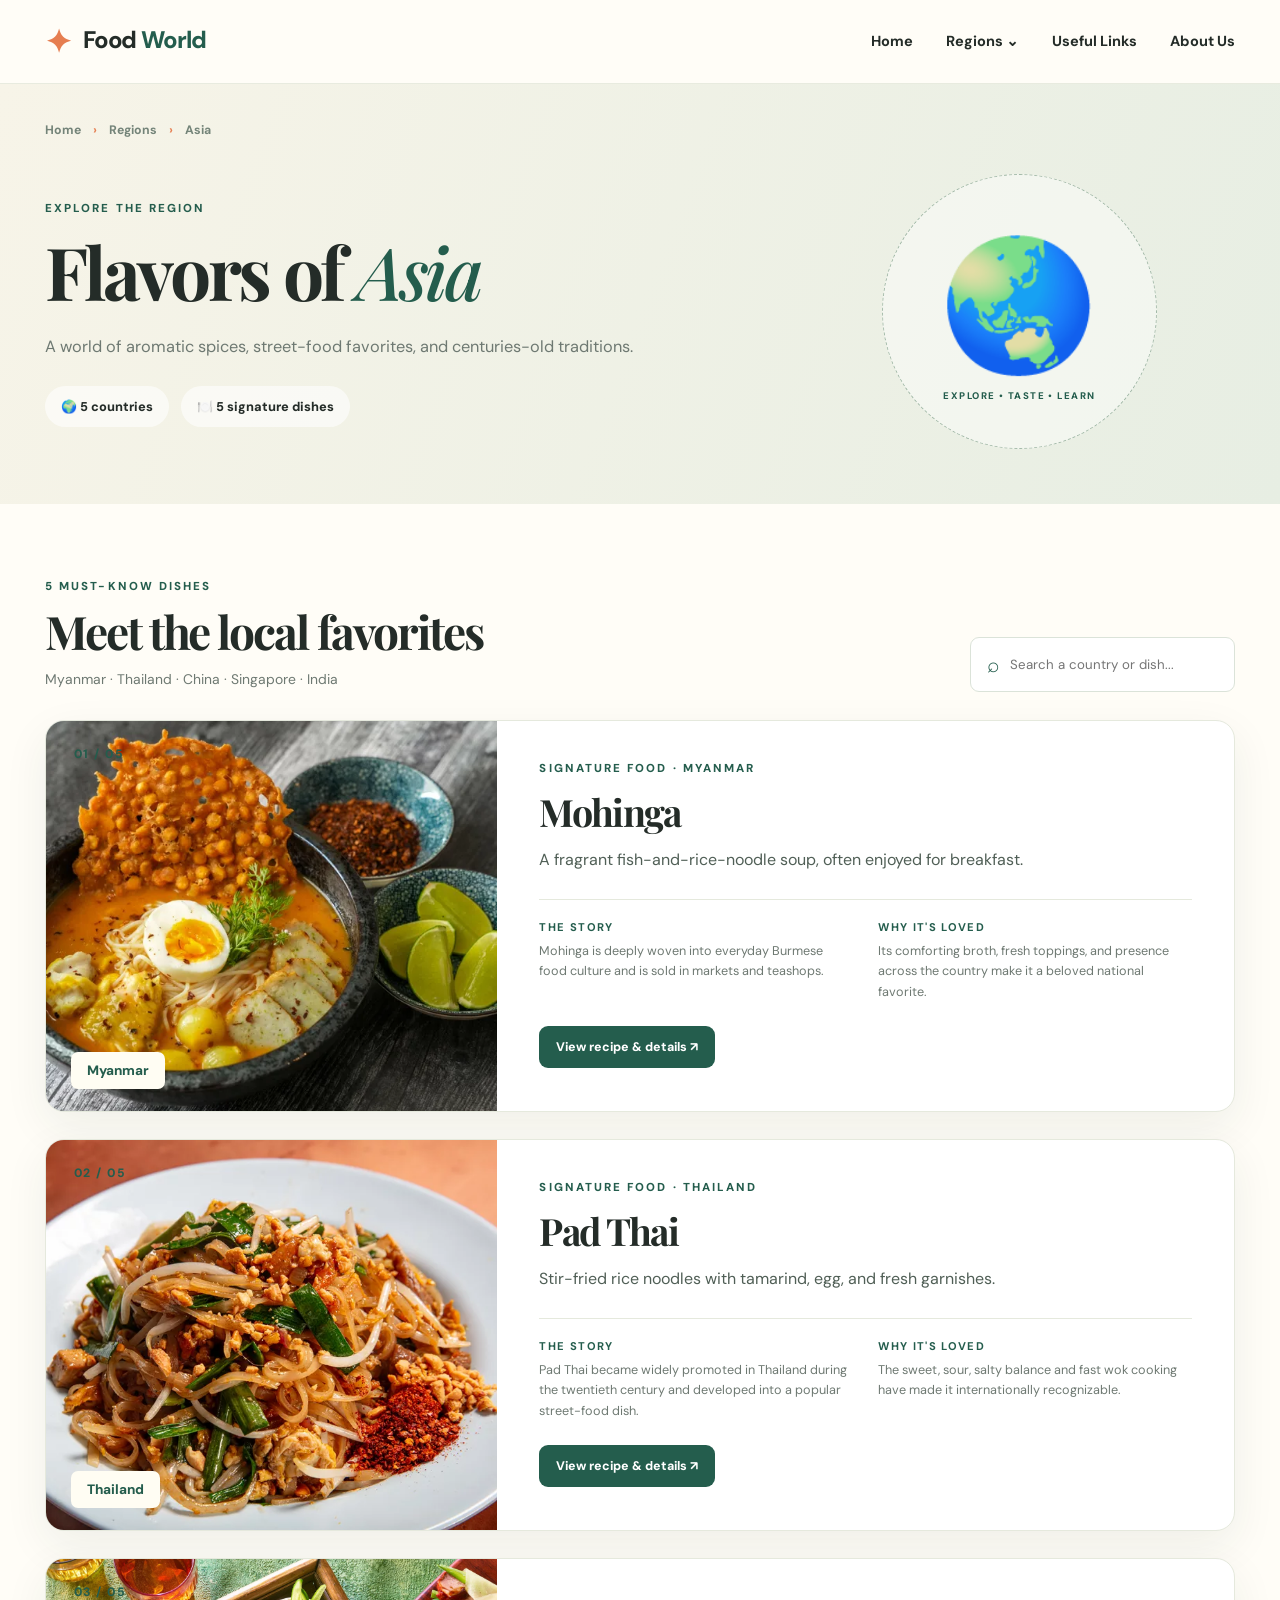
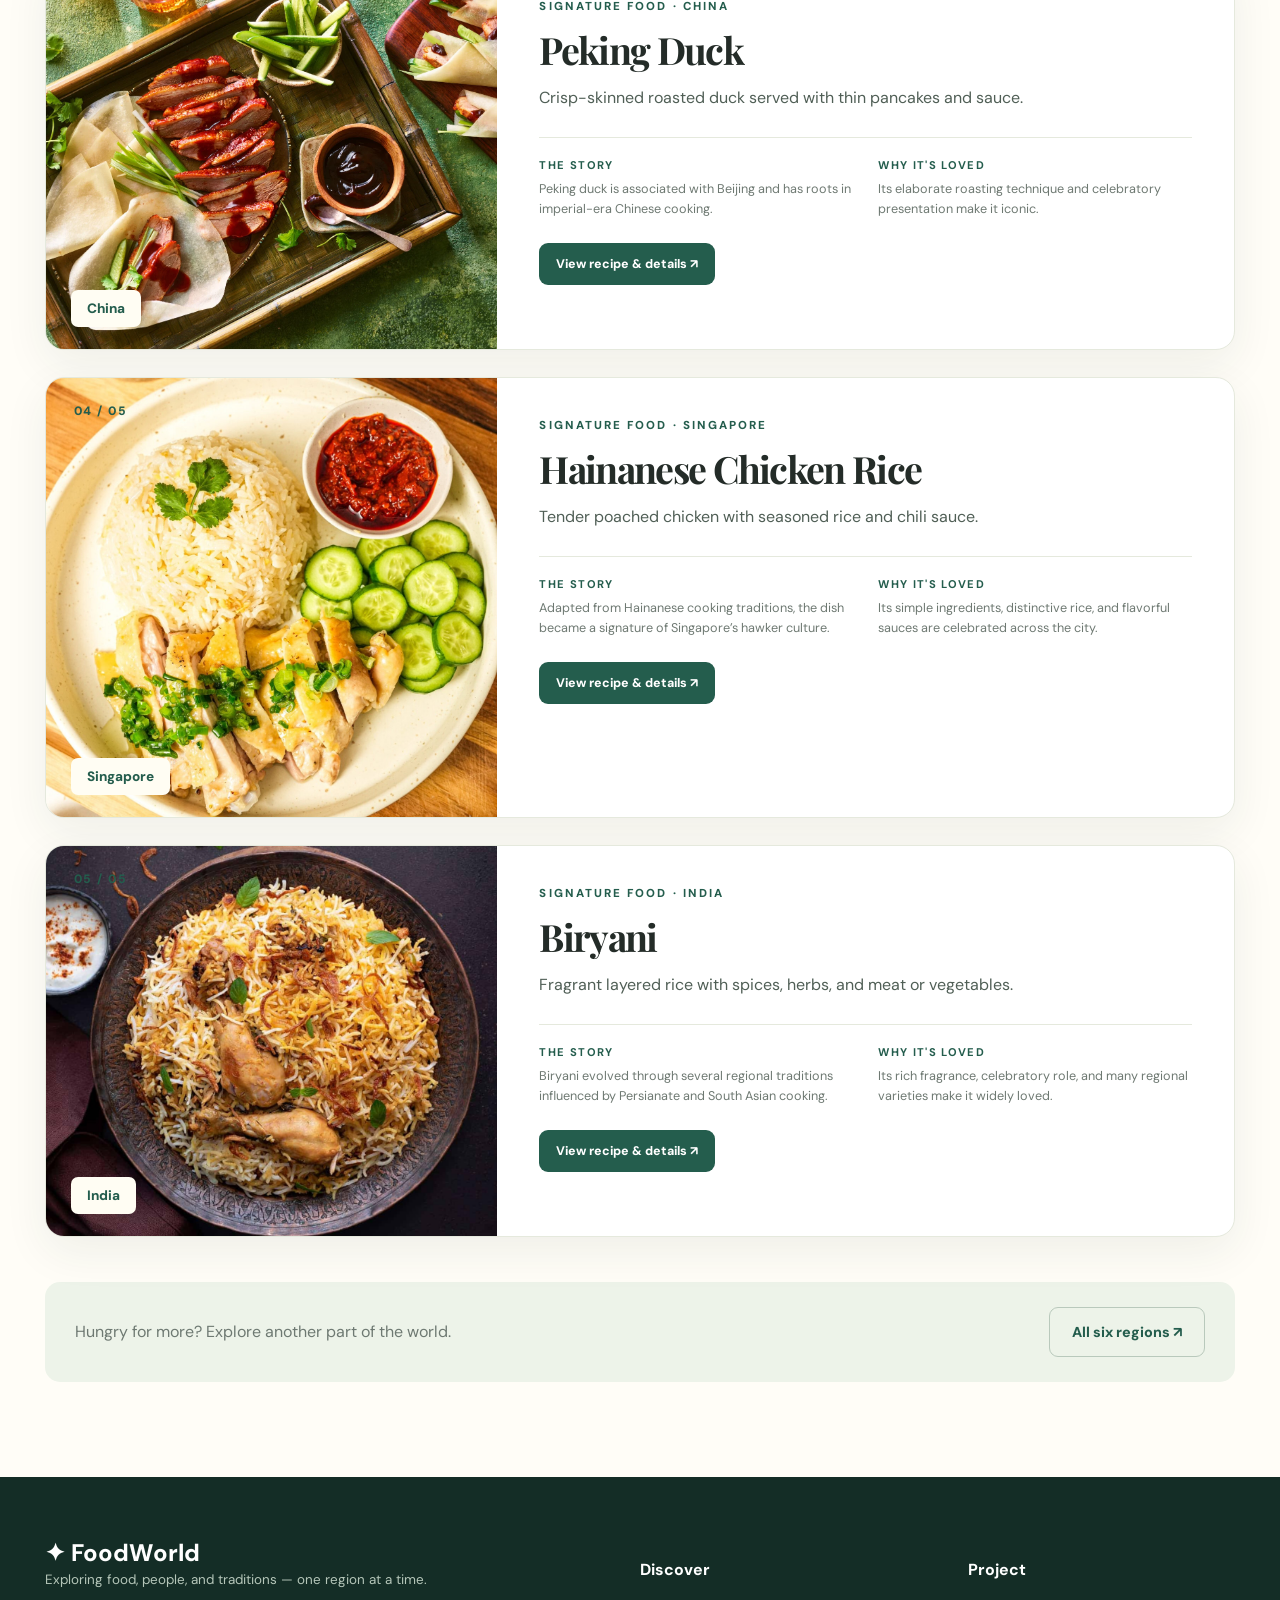
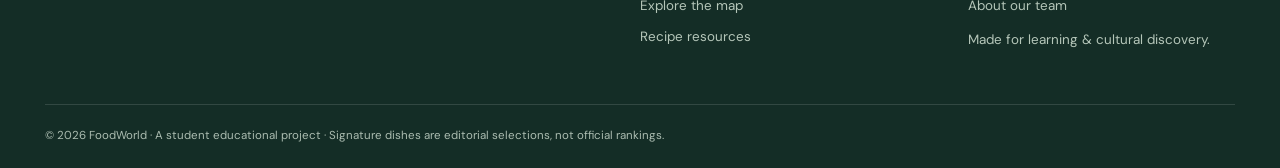
<file: asia.html>
<!DOCTYPE html>
<html lang="en">
 <head>
  <meta charset="utf-8"/>
  <meta content="width=device-width, initial-scale=1" name="viewport"/>
  <meta content="Discover famous foods and food traditions from six world regions." name="description"/>
  <title>
   Asia | FoodWorld
  </title>
  <link href="https://fonts.googleapis.com" rel="preconnect"/>
  <link crossorigin="" href="https://fonts.gstatic.com" rel="preconnect"/>
  <link href="https://fonts.googleapis.com/css2?family=DM+Sans:wght@400;500;600;700;800&amp;family=Playfair+Display:wght@500;600;700;800&amp;display=swap" rel="stylesheet"/>
  <link href="style.css" rel="stylesheet"/>
 </head>
 <body data-page="asia">
  <header class="site-header">
   <div class="wrap header-inner">
    <a class="brand" href="index.html">
     <span class="brand-mark">
      ✦
     </span>
     Food
     <span>
      World
     </span>
    </a>
    <nav class="desktop-nav">
     <a data-nav="home" href="index.html">
      Home
     </a>
     <div class="nav-dropdown">
      <button aria-expanded="false" id="region-toggle" type="button">
       Regions
       <span>
        ⌄
       </span>
      </button>
      <div class="dropdown-menu">
       <a href="asia.html">
        🌏 Asia
       </a>
       <a href="africa.html">
        🌍 Africa
       </a>
       <a href="europe.html">
        🌍 Europe
       </a>
       <a href="north-america.html">
        🌎 North America
       </a>
       <a href="south-america.html">
        🌎 South America
       </a>
       <a href="oceania.html">
        🌏 Australia &amp; Oceania
       </a>
      </div>
     </div>
     <a data-nav="links" href="useful-links.html">
      Useful Links
     </a>
     <a data-nav="about" href="about-us.html">
      About Us
     </a>
    </nav>
    <button aria-label="Toggle navigation" class="mobile-menu-btn" id="menu-btn" type="button">
     ☰
    </button>
   </div>
   <div class="mobile-nav" id="mobile-nav">
    <a href="index.html">
     Home
    </a>
    <a href="asia.html">
     🌏 Asia
    </a>
    <a href="africa.html">
     🌍 Africa
    </a>
    <a href="europe.html">
     🌍 Europe
    </a>
    <a href="north-america.html">
     🌎 North America
    </a>
    <a href="south-america.html">
     🌎 South America
    </a>
    <a href="oceania.html">
     🌏 Australia &amp; Oceania
    </a>
    <a href="useful-links.html">
     Useful Links
    </a>
    <a href="about-us.html">
     About Us
    </a>
   </div>
  </header>
  <main>
   <section class="region-hero">
    <div class="wrap">
     <a class="breadcrumb" href="index.html">
      Home
      <span>
       &rsaquo;
      </span>
      Regions
      <span>
       &rsaquo;
      </span>
      Asia
     </a>
     <div class="region-hero-grid">
      <div>
       <span class="eyebrow">
        EXPLORE THE REGION
       </span>
       <h1>
        Flavors of
        <em>
         Asia
        </em>
       </h1>
       <p>
        A world of aromatic spices, street-food favorites, and centuries-old traditions.
       </p>
       <div class="region-meta">
        <span>
         🌍 5 countries
        </span>
        <span>
         🍽️ 5 signature dishes
        </span>
       </div>
      </div>
      <div class="region-bubble">
       🌏
       <span>
        EXPLORE &bull; TASTE &bull; LEARN
       </span>
      </div>
     </div>
    </div>
   </section>
   <section class="wrap region-content">
    <div class="region-toolhead">
     <div>
      <span class="eyebrow">
       5 MUST-KNOW DISHES
      </span>
      <h2>
       Meet the local favorites
      </h2>
      <p>
       Myanmar &middot; Thailand &middot; China &middot; Singapore &middot; India
      </p>
     </div>
     <label class="search-box">
      &telrec;
      <input aria-label="Search countries or dishes" id="food-search" placeholder="Search a country or dish..." type="search"/>
     </label>
    </div>
    <div class="country-list" id="country-list">
     <article class="country-card" data-search="myanmar mohinga" id="myanmar">
      <div class="country-visual f-peach">
       <div class="country-index">
        01 / 05
       </div>
       <img alt="Illustration of Mohinga, a signature dish from Myanmar" class="country-food-image" height="480" loading="lazy" src="images/mohinga.webp" width="640"/>
       <div class="country-label">
        Myanmar
       </div>
      </div>
      <div class="country-content">
       <span class="eyebrow">
        SIGNATURE FOOD &middot; MYANMAR
       </span>
       <h2>
        Mohinga
       </h2>
       <p class="food-description">
        A fragrant fish-and-rice-noodle soup, often enjoyed for breakfast.
       </p>
       <div class="country-facts">
        <div>
         <h4>
          THE STORY
         </h4>
         <p>
          Mohinga is deeply woven into everyday Burmese food culture and is sold in markets and teashops.
         </p>
        </div>
        <div>
         <h4>
          WHY IT'S LOVED
         </h4>
         <p>
          Its comforting broth, fresh toppings, and presence across the country make it a beloved national favorite.
         </p>
        </div>
       </div>
       <button class="btn primary recipe-btn" data-index="0" data-region="asia">
        View recipe &amp; details &nearrow;
       </button>
      </div>
     </article>
     <article class="country-card" data-search="thailand pad thai" id="thailand">
      <div class="country-visual f-mint">
       <div class="country-index">
        02 / 05
       </div>
       <img alt="Illustration of Pad Thai, a signature dish from Thailand" class="country-food-image" height="480" loading="lazy" src="images/padthai.webp" width="640"/>
       <div class="country-label">
        Thailand
       </div>
      </div>
      <div class="country-content">
       <span class="eyebrow">
        SIGNATURE FOOD &middot; THAILAND
       </span>
       <h2>
        Pad Thai
       </h2>
       <p class="food-description">
        Stir-fried rice noodles with tamarind, egg, and fresh garnishes.
       </p>
       <div class="country-facts">
        <div>
         <h4>
          THE STORY
         </h4>
         <p>
          Pad Thai became widely promoted in Thailand during the twentieth century and developed into a popular street-food dish.
         </p>
        </div>
        <div>
         <h4>
          WHY IT'S LOVED
         </h4>
         <p>
          The sweet, sour, salty balance and fast wok cooking have made it internationally recognizable.
         </p>
        </div>
       </div>
       <button class="btn primary recipe-btn" data-index="1" data-region="asia">
        View recipe &amp; details &nearrow;
       </button>
      </div>
     </article>
     <article class="country-card" data-search="china peking duck" id="china">
      <div class="country-visual f-lavender">
       <div class="country-index">
        03 / 05
       </div>
       <img alt="Illustration of Peking Duck, a signature dish from China" class="country-food-image" height="480" loading="lazy" src="images/peking_duck.webp" width="640"/>
       <div class="country-label">
        China
       </div>
      </div>
      <div class="country-content">
       <span class="eyebrow">
        SIGNATURE FOOD &middot; CHINA
       </span>
       <h2>
        Peking Duck
       </h2>
       <p class="food-description">
        Crisp-skinned roasted duck served with thin pancakes and sauce.
       </p>
       <div class="country-facts">
        <div>
         <h4>
          THE STORY
         </h4>
         <p>
          Peking duck is associated with Beijing and has roots in imperial-era Chinese cooking.
         </p>
        </div>
        <div>
         <h4>
          WHY IT'S LOVED
         </h4>
         <p>
          Its elaborate roasting technique and celebratory presentation make it iconic.
         </p>
        </div>
       </div>
       <button class="btn primary recipe-btn" data-index="2" data-region="asia">
        View recipe &amp; details &nearrow;
       </button>
      </div>
     </article>
     <article class="country-card" data-search="singapore hainanese chicken rice" id="singapore">
      <div class="country-visual f-yellow">
       <div class="country-index">
        04 / 05
       </div>
       <img alt="Illustration of Hainanese Chicken Rice, a signature dish from Singapore" class="country-food-image" height="480" loading="lazy" src="images/hainese chicken rice.jpg" width="640"/>
       <div class="country-label">
        Singapore
       </div>
      </div>
      <div class="country-content">
       <span class="eyebrow">
        SIGNATURE FOOD &middot; SINGAPORE
       </span>
       <h2>
        Hainanese Chicken Rice
       </h2>
       <p class="food-description">
        Tender poached chicken with seasoned rice and chili sauce.
       </p>
       <div class="country-facts">
        <div>
         <h4>
          THE STORY
         </h4>
         <p>
          Adapted from Hainanese cooking traditions, the dish became a signature of Singapore&rsquo;s hawker culture.
         </p>
        </div>
        <div>
         <h4>
          WHY IT'S LOVED
         </h4>
         <p>
          Its simple ingredients, distinctive rice, and flavorful sauces are celebrated across the city.
         </p>
        </div>
       </div>
       <button class="btn primary recipe-btn" data-index="3" data-region="asia">
        View recipe &amp; details &nearrow;
       </button>
      </div>
     </article>
     <article class="country-card" data-search="india biryani" id="india">
      <div class="country-visual f-blue">
       <div class="country-index">
        05 / 05
       </div>
       <img alt="Illustration of Biryani, a signature dish from India" class="country-food-image" height="480" loading="lazy" src="images/Chicken-Biryani.jpg" width="640"/>
       <div class="country-label">
        India
       </div>
      </div>
      <div class="country-content">
       <span class="eyebrow">
        SIGNATURE FOOD &middot; INDIA
       </span>
       <h2>
        Biryani
       </h2>
       <p class="food-description">
        Fragrant layered rice with spices, herbs, and meat or vegetables.
       </p>
       <div class="country-facts">
        <div>
         <h4>
          THE STORY
         </h4>
         <p>
          Biryani evolved through several regional traditions influenced by Persianate and South Asian cooking.
         </p>
        </div>
        <div>
         <h4>
          WHY IT'S LOVED
         </h4>
         <p>
          Its rich fragrance, celebratory role, and many regional varieties make it widely loved.
         </p>
        </div>
       </div>
       <button class="btn primary recipe-btn" data-index="4" data-region="asia">
        View recipe &amp; details &nearrow;
       </button>
      </div>
     </article>
    </div>
    <div class="empty-state" hidden="" id="empty-state">
     No dishes match your search. Try another name.
    </div>
    <div class="region-end">
     <p>
      Hungry for more? Explore another part of the world.
     </p>
     <a class="btn outline" href="index.html#regions">
      All six regions &nearrow;
     </a>
    </div>
   </section>
  </main>
  <footer class="footer">
   <div class="wrap footer-grid">
    <div>
     <div class="footer-brand">
      ✦ FoodWorld
     </div>
     <p>
      Exploring food, people, and traditions &mdash; one region at a time.
     </p>
    </div>
    <div>
     <h4>
      Discover
     </h4>
     <a href="index.html#map">
      Explore the map
     </a>
     <a href="useful-links.html">
      Recipe resources
     </a>
    </div>
    <div>
     <h4>
      Project
     </h4>
     <a href="about-us.html">
      About our team
     </a>
     <span>
      Made for learning &amp; cultural discovery.
     </span>
    </div>
   </div>
   <div class="wrap footer-bottom">
    &copy; 2026 FoodWorld &middot; A student educational project &middot; Signature dishes are editorial selections, not official rankings.
   </div>
  </footer>
  <script id="region-data" type="application/json">
   {"name": "Asia", "flag": "🌏", "lead": "A world of aromatic spices, street-food favorites, and centuries-old traditions.", "countries": [["Myanmar", "Mohinga", "🍜", "A fragrant fish-and-rice-noodle soup, often enjoyed for breakfast.", "Mohinga is deeply woven into everyday Burmese food culture and is sold in markets and teashops.", "Its comforting broth, fresh toppings, and presence across the country make it a beloved national favorite.", ["rice noodles", "fish", "lemongrass", "onion", "banana stem (optional)"], ["Simmer fish with lemongrass, onion, and spices.", "Flake the cooked fish into the seasoned broth.", "Serve over rice noodles with your favorite crunchy toppings."]], ["Thailand", "Pad Thai", "🍝", "Stir-fried rice noodles with tamarind, egg, and fresh garnishes.", "Pad Thai became widely promoted in Thailand during the twentieth century and developed into a popular street-food dish.", "The sweet, sour, salty balance and fast wok cooking have made it internationally recognizable.", ["rice noodles", "tamarind sauce", "egg", "tofu or shrimp", "bean sprouts"], ["Soak rice noodles until flexible.", "Stir-fry protein and egg, then add noodles and tamarind sauce.", "Toss with bean sprouts and finish with lime and peanuts."]], ["China", "Peking Duck", "🦆", "Crisp-skinned roasted duck served with thin pancakes and sauce.", "Peking duck is associated with Beijing and has roots in imperial-era Chinese cooking.", "Its elaborate roasting technique and celebratory presentation make it iconic.", ["duck", "five-spice powder", "thin pancakes", "spring onions", "hoisin-style sauce"], ["Season and air-dry the duck skin before roasting.", "Roast until the skin is deeply golden and crisp.", "Slice and serve with pancakes, vegetables, and sauce."]], ["Singapore", "Hainanese Chicken Rice", "🍚", "Tender poached chicken with seasoned rice and chili sauce.", "Adapted from Hainanese cooking traditions, the dish became a signature of Singapore’s hawker culture.", "Its simple ingredients, distinctive rice, and flavorful sauces are celebrated across the city.", ["chicken", "jasmine rice", "ginger", "garlic", "chili sauce"], ["Poach chicken gently with ginger and aromatics.", "Cook rice in seasoned chicken stock.", "Serve sliced chicken with rice, cucumber, and sauces."]], ["India", "Biryani", "🍛", "Fragrant layered rice with spices, herbs, and meat or vegetables.", "Biryani evolved through several regional traditions influenced by Persianate and South Asian cooking.", "Its rich fragrance, celebratory role, and many regional varieties make it widely loved.", ["basmati rice", "mixed spices", "onion", "yogurt", "chicken or vegetables"], ["Parboil rice with whole spices.", "Prepare a spiced filling with onions and yogurt.", "Layer rice and filling, cover, and steam gently."]]]}
  </script>
  <script src="app.js">
  </script>
  <script id="region-data" type="application/json">
   {"name": "Asia", "flag": "🌏", "lead": "A world of aromatic spices, street-food favorites, and centuries-old traditions.", "countries": [["Myanmar", "Mohinga", "🍜", "A fragrant fish-and-rice-noodle soup, often enjoyed for breakfast.", "Mohinga is deeply woven into everyday Burmese food culture and is sold in markets and teashops.", "Its comforting broth, fresh toppings, and presence across the country make it a beloved national favorite.", ["rice noodles", "fish", "lemongrass", "onion", "banana stem (optional)"], ["Simmer fish with lemongrass, onion, and spices.", "Flake the cooked fish into the seasoned broth.", "Serve over rice noodles with your favorite crunchy toppings."]], ["Thailand", "Pad Thai", "🍝", "Stir-fried rice noodles with tamarind, egg, and fresh garnishes.", "Pad Thai became widely promoted in Thailand during the twentieth century and developed into a popular street-food dish.", "The sweet, sour, salty balance and fast wok cooking have made it internationally recognizable.", ["rice noodles", "tamarind sauce", "egg", "tofu or shrimp", "bean sprouts"], ["Soak rice noodles until flexible.", "Stir-fry protein and egg, then add noodles and tamarind sauce.", "Toss with bean sprouts and finish with lime and peanuts."]], ["China", "Peking Duck", "🦆", "Crisp-skinned roasted duck served with thin pancakes and sauce.", "Peking duck is associated with Beijing and has roots in imperial-era Chinese cooking.", "Its elaborate roasting technique and celebratory presentation make it iconic.", ["duck", "five-spice powder", "thin pancakes", "spring onions", "hoisin-style sauce"], ["Season and air-dry the duck skin before roasting.", "Roast until the skin is deeply golden and crisp.", "Slice and serve with pancakes, vegetables, and sauce."]], ["Singapore", "Hainanese Chicken Rice", "🍚", "Tender poached chicken with seasoned rice and chili sauce.", "Adapted from Hainanese cooking traditions, the dish became a signature of Singapore’s hawker culture.", "Its simple ingredients, distinctive rice, and flavorful sauces are celebrated across the city.", ["chicken", "jasmine rice", "ginger", "garlic", "chili sauce"], ["Poach chicken gently with ginger and aromatics.", "Cook rice in seasoned chicken stock.", "Serve sliced chicken with rice, cucumber, and sauces."]], ["India", "Biryani", "🍛", "Fragrant layered rice with spices, herbs, and meat or vegetables.", "Biryani evolved through several regional traditions influenced by Persianate and South Asian cooking.", "Its rich fragrance, celebratory role, and many regional varieties make it widely loved.", ["basmati rice", "mixed spices", "onion", "yogurt", "chicken or vegetables"], ["Parboil rice with whole spices.", "Prepare a spiced filling with onions and yogurt.", "Layer rice and filling, cover, and steam gently."]]]}
  </script>
 </body>
</html>
</file>
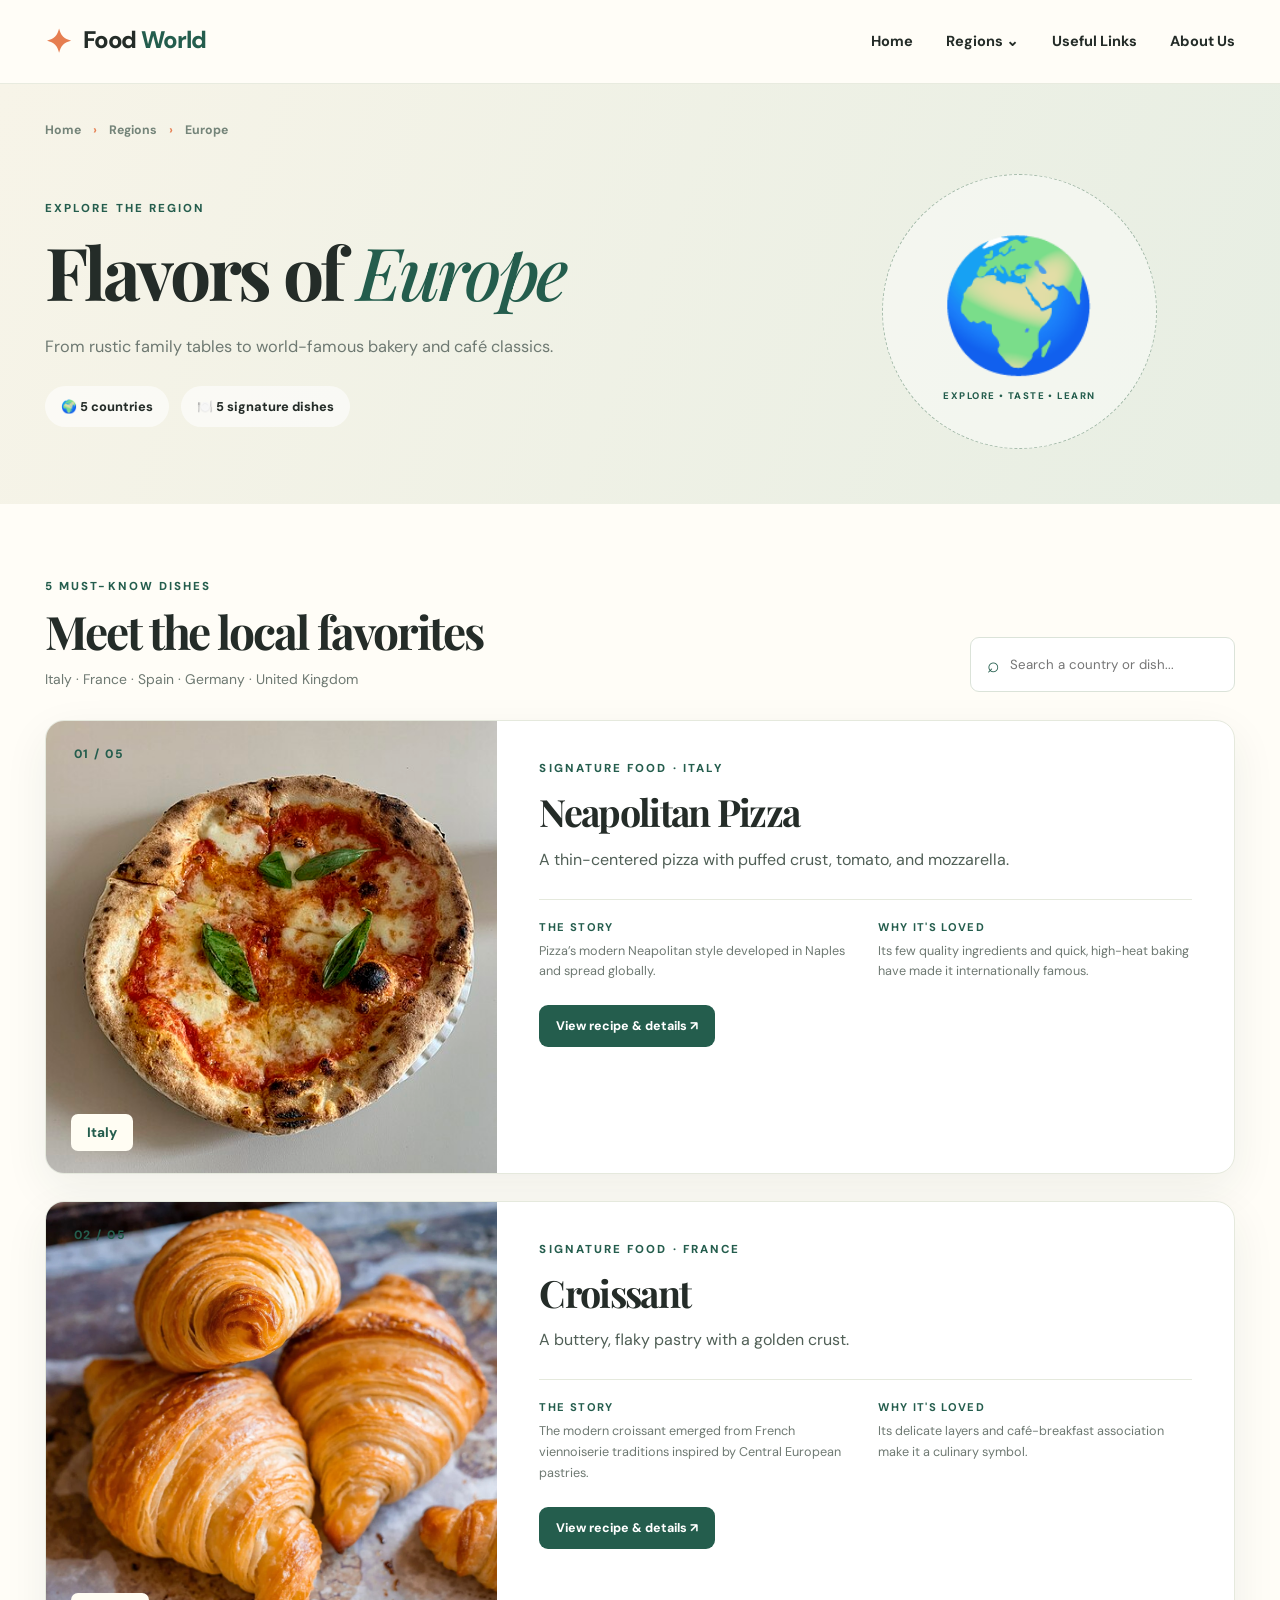
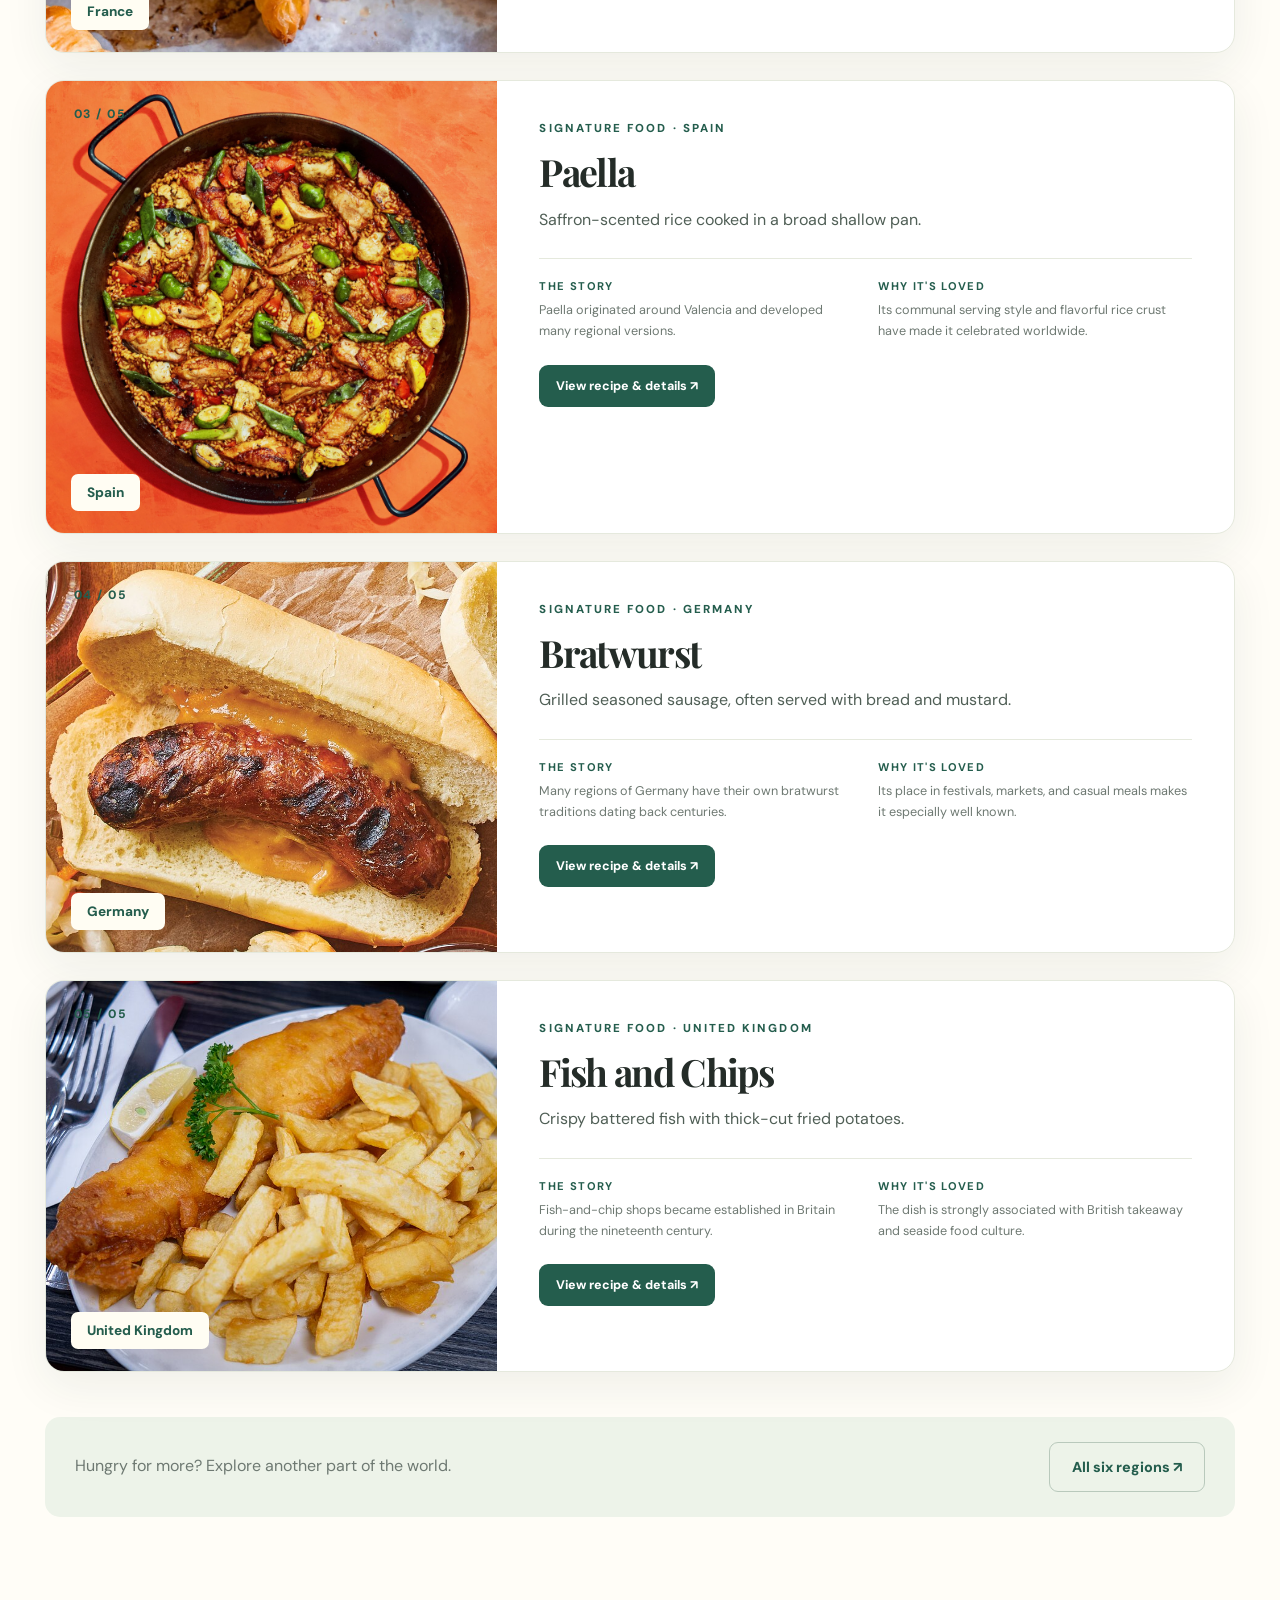
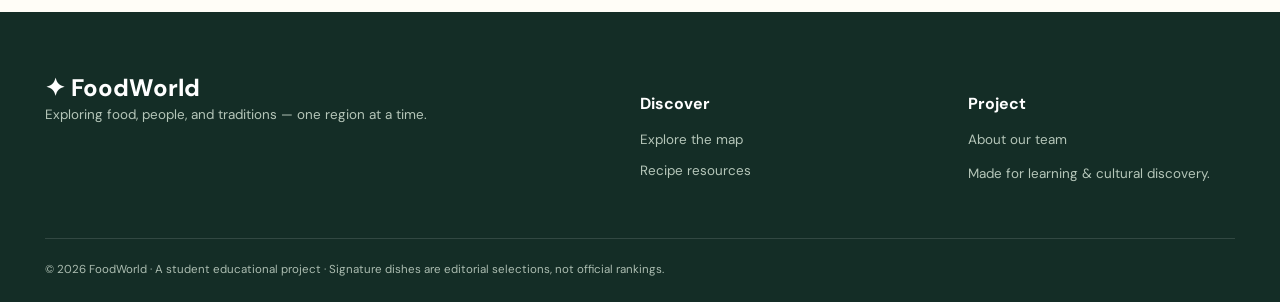
<file: europe.html>
<!DOCTYPE html>
<html lang="en">
 <head>
  <meta charset="utf-8"/>
  <meta content="width=device-width, initial-scale=1" name="viewport"/>
  <meta content="Discover famous foods and food traditions from six world regions." name="description"/>
  <title>
   Europe | FoodWorld
  </title>
  <link href="https://fonts.googleapis.com" rel="preconnect"/>
  <link crossorigin="" href="https://fonts.gstatic.com" rel="preconnect"/>
  <link href="https://fonts.googleapis.com/css2?family=DM+Sans:wght@400;500;600;700;800&amp;family=Playfair+Display:wght@500;600;700;800&amp;display=swap" rel="stylesheet"/>
  <link href="style.css" rel="stylesheet"/>
 </head>
 <body data-page="europe">
  <header class="site-header">
   <div class="wrap header-inner">
    <a class="brand" href="index.html">
     <span class="brand-mark">
      ✦
     </span>
     Food
     <span>
      World
     </span>
    </a>
    <nav class="desktop-nav">
     <a data-nav="home" href="index.html">
      Home
     </a>
     <div class="nav-dropdown">
      <button aria-expanded="false" id="region-toggle" type="button">
       Regions
       <span>
        ⌄
       </span>
      </button>
      <div class="dropdown-menu">
       <a href="asia.html">
        🌏 Asia
       </a>
       <a href="africa.html">
        🌍 Africa
       </a>
       <a href="europe.html">
        🌍 Europe
       </a>
       <a href="north-america.html">
        🌎 North America
       </a>
       <a href="south-america.html">
        🌎 South America
       </a>
       <a href="oceania.html">
        🌏 Australia &amp; Oceania
       </a>
      </div>
     </div>
     <a data-nav="links" href="useful-links.html">
      Useful Links
     </a>
     <a data-nav="about" href="about-us.html">
      About Us
     </a>
    </nav>
    <button aria-label="Toggle navigation" class="mobile-menu-btn" id="menu-btn" type="button">
     ☰
    </button>
   </div>
   <div class="mobile-nav" id="mobile-nav">
    <a href="index.html">
     Home
    </a>
    <a href="asia.html">
     🌏 Asia
    </a>
    <a href="africa.html">
     🌍 Africa
    </a>
    <a href="europe.html">
     🌍 Europe
    </a>
    <a href="north-america.html">
     🌎 North America
    </a>
    <a href="south-america.html">
     🌎 South America
    </a>
    <a href="oceania.html">
     🌏 Australia &amp; Oceania
    </a>
    <a href="useful-links.html">
     Useful Links
    </a>
    <a href="about-us.html">
     About Us
    </a>
   </div>
  </header>
  <main>
   <section class="region-hero">
    <div class="wrap">
     <a class="breadcrumb" href="index.html">
      Home
      <span>
       &rsaquo;
      </span>
      Regions
      <span>
       &rsaquo;
      </span>
      Europe
     </a>
     <div class="region-hero-grid">
      <div>
       <span class="eyebrow">
        EXPLORE THE REGION
       </span>
       <h1>
        Flavors of
        <em>
         Europe
        </em>
       </h1>
       <p>
        From rustic family tables to world-famous bakery and caf&eacute; classics.
       </p>
       <div class="region-meta">
        <span>
         🌍 5 countries
        </span>
        <span>
         🍽️ 5 signature dishes
        </span>
       </div>
      </div>
      <div class="region-bubble">
       🌍
       <span>
        EXPLORE &bull; TASTE &bull; LEARN
       </span>
      </div>
     </div>
    </div>
   </section>
   <section class="wrap region-content">
    <div class="region-toolhead">
     <div>
      <span class="eyebrow">
       5 MUST-KNOW DISHES
      </span>
      <h2>
       Meet the local favorites
      </h2>
      <p>
       Italy &middot; France &middot; Spain &middot; Germany &middot; United Kingdom
      </p>
     </div>
     <label class="search-box">
      &telrec;
      <input aria-label="Search countries or dishes" id="food-search" placeholder="Search a country or dish..." type="search"/>
     </label>
    </div>
    <div class="country-list" id="country-list">
     <article class="country-card" data-search="italy neapolitan pizza" id="italy">
      <div class="country-visual f-peach">
       <div class="country-index">
        01 / 05
       </div>
       <img alt="Illustration of Neapolitan Pizza, a signature dish from Italy" class="country-food-image" height="480" loading="lazy" src="images/neapolitan pizza.jpg" width="640"/>
       <div class="country-label">
        Italy
       </div>
      </div>
      <div class="country-content">
       <span class="eyebrow">
        SIGNATURE FOOD &middot; ITALY
       </span>
       <h2>
        Neapolitan Pizza
       </h2>
       <p class="food-description">
        A thin-centered pizza with puffed crust, tomato, and mozzarella.
       </p>
       <div class="country-facts">
        <div>
         <h4>
          THE STORY
         </h4>
         <p>
          Pizza&rsquo;s modern Neapolitan style developed in Naples and spread globally.
         </p>
        </div>
        <div>
         <h4>
          WHY IT'S LOVED
         </h4>
         <p>
          Its few quality ingredients and quick, high-heat baking have made it internationally famous.
         </p>
        </div>
       </div>
       <button class="btn primary recipe-btn" data-index="0" data-region="europe">
        View recipe &amp; details &nearrow;
       </button>
      </div>
     </article>
     <article class="country-card" data-search="france croissant" id="france">
      <div class="country-visual f-mint">
       <div class="country-index">
        02 / 05
       </div>
       <img alt="Illustration of Croissant, a signature dish from France" class="country-food-image" height="480" loading="lazy" src="images/croissant_1.jpg" width="640"/>
       <div class="country-label">
        France
       </div>
      </div>
      <div class="country-content">
       <span class="eyebrow">
        SIGNATURE FOOD &middot; FRANCE
       </span>
       <h2>
        Croissant
       </h2>
       <p class="food-description">
        A buttery, flaky pastry with a golden crust.
       </p>
       <div class="country-facts">
        <div>
         <h4>
          THE STORY
         </h4>
         <p>
          The modern croissant emerged from French viennoiserie traditions inspired by Central European pastries.
         </p>
        </div>
        <div>
         <h4>
          WHY IT'S LOVED
         </h4>
         <p>
          Its delicate layers and caf&eacute;-breakfast association make it a culinary symbol.
         </p>
        </div>
       </div>
       <button class="btn primary recipe-btn" data-index="1" data-region="europe">
        View recipe &amp; details &nearrow;
       </button>
      </div>
     </article>
     <article class="country-card" data-search="spain paella" id="spain">
      <div class="country-visual f-lavender">
       <div class="country-index">
        03 / 05
       </div>
       <img alt="Illustration of Paella, a signature dish from Spain" class="country-food-image" height="480" loading="lazy" src="images/paella.webp" width="640"/>
       <div class="country-label">
        Spain
       </div>
      </div>
      <div class="country-content">
       <span class="eyebrow">
        SIGNATURE FOOD &middot; SPAIN
       </span>
       <h2>
        Paella
       </h2>
       <p class="food-description">
        Saffron-scented rice cooked in a broad shallow pan.
       </p>
       <div class="country-facts">
        <div>
         <h4>
          THE STORY
         </h4>
         <p>
          Paella originated around Valencia and developed many regional versions.
         </p>
        </div>
        <div>
         <h4>
          WHY IT'S LOVED
         </h4>
         <p>
          Its communal serving style and flavorful rice crust have made it celebrated worldwide.
         </p>
        </div>
       </div>
       <button class="btn primary recipe-btn" data-index="2" data-region="europe">
        View recipe &amp; details &nearrow;
       </button>
      </div>
     </article>
     <article class="country-card" data-search="germany bratwurst" id="germany">
      <div class="country-visual f-yellow">
       <div class="country-index">
        04 / 05
       </div>
       <img alt="Illustration of Bratwurst, a signature dish from Germany" class="country-food-image" height="480" loading="lazy" src="images/bratwurst.jpg" width="640"/>
       <div class="country-label">
        Germany
       </div>
      </div>
      <div class="country-content">
       <span class="eyebrow">
        SIGNATURE FOOD &middot; GERMANY
       </span>
       <h2>
        Bratwurst
       </h2>
       <p class="food-description">
        Grilled seasoned sausage, often served with bread and mustard.
       </p>
       <div class="country-facts">
        <div>
         <h4>
          THE STORY
         </h4>
         <p>
          Many regions of Germany have their own bratwurst traditions dating back centuries.
         </p>
        </div>
        <div>
         <h4>
          WHY IT'S LOVED
         </h4>
         <p>
          Its place in festivals, markets, and casual meals makes it especially well known.
         </p>
        </div>
       </div>
       <button class="btn primary recipe-btn" data-index="3" data-region="europe">
        View recipe &amp; details &nearrow;
       </button>
      </div>
     </article>
     <article class="country-card" data-search="united kingdom fish and chips" id="united-kingdom">
      <div class="country-visual f-blue">
       <div class="country-index">
        05 / 05
       </div>
       <img alt="Illustration of Fish and Chips, a signature dish from United Kingdom" class="country-food-image" height="480" loading="lazy" src="images/fish and chips.jpg" width="640"/>
       <div class="country-label">
        United Kingdom
       </div>
      </div>
      <div class="country-content">
       <span class="eyebrow">
        SIGNATURE FOOD &middot; UNITED KINGDOM
       </span>
       <h2>
        Fish and Chips
       </h2>
       <p class="food-description">
        Crispy battered fish with thick-cut fried potatoes.
       </p>
       <div class="country-facts">
        <div>
         <h4>
          THE STORY
         </h4>
         <p>
          Fish-and-chip shops became established in Britain during the nineteenth century.
         </p>
        </div>
        <div>
         <h4>
          WHY IT'S LOVED
         </h4>
         <p>
          The dish is strongly associated with British takeaway and seaside food culture.
         </p>
        </div>
       </div>
       <button class="btn primary recipe-btn" data-index="4" data-region="europe">
        View recipe &amp; details &nearrow;
       </button>
      </div>
     </article>
    </div>
    <div class="empty-state" hidden="" id="empty-state">
     No dishes match your search. Try another name.
    </div>
    <div class="region-end">
     <p>
      Hungry for more? Explore another part of the world.
     </p>
     <a class="btn outline" href="index.html#regions">
      All six regions &nearrow;
     </a>
    </div>
   </section>
  </main>
  <footer class="footer">
   <div class="wrap footer-grid">
    <div>
     <div class="footer-brand">
      ✦ FoodWorld
     </div>
     <p>
      Exploring food, people, and traditions &mdash; one region at a time.
     </p>
    </div>
    <div>
     <h4>
      Discover
     </h4>
     <a href="index.html#map">
      Explore the map
     </a>
     <a href="useful-links.html">
      Recipe resources
     </a>
    </div>
    <div>
     <h4>
      Project
     </h4>
     <a href="about-us.html">
      About our team
     </a>
     <span>
      Made for learning &amp; cultural discovery.
     </span>
    </div>
   </div>
   <div class="wrap footer-bottom">
    &copy; 2026 FoodWorld &middot; A student educational project &middot; Signature dishes are editorial selections, not official rankings.
   </div>
  </footer>
  <script id="region-data" type="application/json">
   {"name": "Europe", "flag": "🌍", "lead": "From rustic family tables to world-famous bakery and café classics.", "countries": [["Italy", "Neapolitan Pizza", "🍕", "A thin-centered pizza with puffed crust, tomato, and mozzarella.", "Pizza’s modern Neapolitan style developed in Naples and spread globally.", "Its few quality ingredients and quick, high-heat baking have made it internationally famous.", ["pizza dough", "tomatoes", "mozzarella", "basil", "olive oil"], ["Stretch risen dough by hand.", "Add a thin layer of tomato and mozzarella.", "Bake at the highest suitable oven temperature; finish with basil."]], ["France", "Croissant", "🥐", "A buttery, flaky pastry with a golden crust.", "The modern croissant emerged from French viennoiserie traditions inspired by Central European pastries.", "Its delicate layers and café-breakfast association make it a culinary symbol.", ["flour", "butter", "yeast", "milk", "sugar"], ["Mix and chill a yeasted dough.", "Fold in butter through repeated rolling and chilling.", "Shape, proof, and bake until golden."]], ["Spain", "Paella", "🥘", "Saffron-scented rice cooked in a broad shallow pan.", "Paella originated around Valencia and developed many regional versions.", "Its communal serving style and flavorful rice crust have made it celebrated worldwide.", ["short-grain rice", "saffron", "stock", "vegetables", "chicken or seafood"], ["Sauté ingredients in a wide pan.", "Add rice, saffron, and stock.", "Simmer without frequent stirring until the rice is cooked."]], ["Germany", "Bratwurst", "🌭", "Grilled seasoned sausage, often served with bread and mustard.", "Many regions of Germany have their own bratwurst traditions dating back centuries.", "Its place in festivals, markets, and casual meals makes it especially well known.", ["bratwurst", "bread rolls", "mustard", "onions", "sauerkraut"], ["Heat a grill or pan to medium heat.", "Cook sausage thoroughly, turning regularly.", "Serve in a roll with mustard and sides."]], ["United Kingdom", "Fish and Chips", "🐟", "Crispy battered fish with thick-cut fried potatoes.", "Fish-and-chip shops became established in Britain during the nineteenth century.", "The dish is strongly associated with British takeaway and seaside food culture.", ["white fish", "potatoes", "flour", "sparkling water", "salt"], ["Cut and fry potatoes until crisp.", "Dip fish in a light batter.", "Fry until golden and serve with chips and lemon."]]]}
  </script>
  <script src="app.js">
  </script>
  <script id="region-data" type="application/json">
   {"name": "Europe", "flag": "🌍", "lead": "From rustic family tables to world-famous bakery and café classics.", "countries": [["Italy", "Neapolitan Pizza", "🍕", "A thin-centered pizza with puffed crust, tomato, and mozzarella.", "Pizza’s modern Neapolitan style developed in Naples and spread globally.", "Its few quality ingredients and quick, high-heat baking have made it internationally famous.", ["pizza dough", "tomatoes", "mozzarella", "basil", "olive oil"], ["Stretch risen dough by hand.", "Add a thin layer of tomato and mozzarella.", "Bake at the highest suitable oven temperature; finish with basil."]], ["France", "Croissant", "🥐", "A buttery, flaky pastry with a golden crust.", "The modern croissant emerged from French viennoiserie traditions inspired by Central European pastries.", "Its delicate layers and café-breakfast association make it a culinary symbol.", ["flour", "butter", "yeast", "milk", "sugar"], ["Mix and chill a yeasted dough.", "Fold in butter through repeated rolling and chilling.", "Shape, proof, and bake until golden."]], ["Spain", "Paella", "🥘", "Saffron-scented rice cooked in a broad shallow pan.", "Paella originated around Valencia and developed many regional versions.", "Its communal serving style and flavorful rice crust have made it celebrated worldwide.", ["short-grain rice", "saffron", "stock", "vegetables", "chicken or seafood"], ["Sauté ingredients in a wide pan.", "Add rice, saffron, and stock.", "Simmer without frequent stirring until the rice is cooked."]], ["Germany", "Bratwurst", "🌭", "Grilled seasoned sausage, often served with bread and mustard.", "Many regions of Germany have their own bratwurst traditions dating back centuries.", "Its place in festivals, markets, and casual meals makes it especially well known.", ["bratwurst", "bread rolls", "mustard", "onions", "sauerkraut"], ["Heat a grill or pan to medium heat.", "Cook sausage thoroughly, turning regularly.", "Serve in a roll with mustard and sides."]], ["United Kingdom", "Fish and Chips", "🐟", "Crispy battered fish with thick-cut fried potatoes.", "Fish-and-chip shops became established in Britain during the nineteenth century.", "The dish is strongly associated with British takeaway and seaside food culture.", ["white fish", "potatoes", "flour", "sparkling water", "salt"], ["Cut and fry potatoes until crisp.", "Dip fish in a light batter.", "Fry until golden and serve with chips and lemon."]]]}
  </script>
 </body>
</html>
</file>
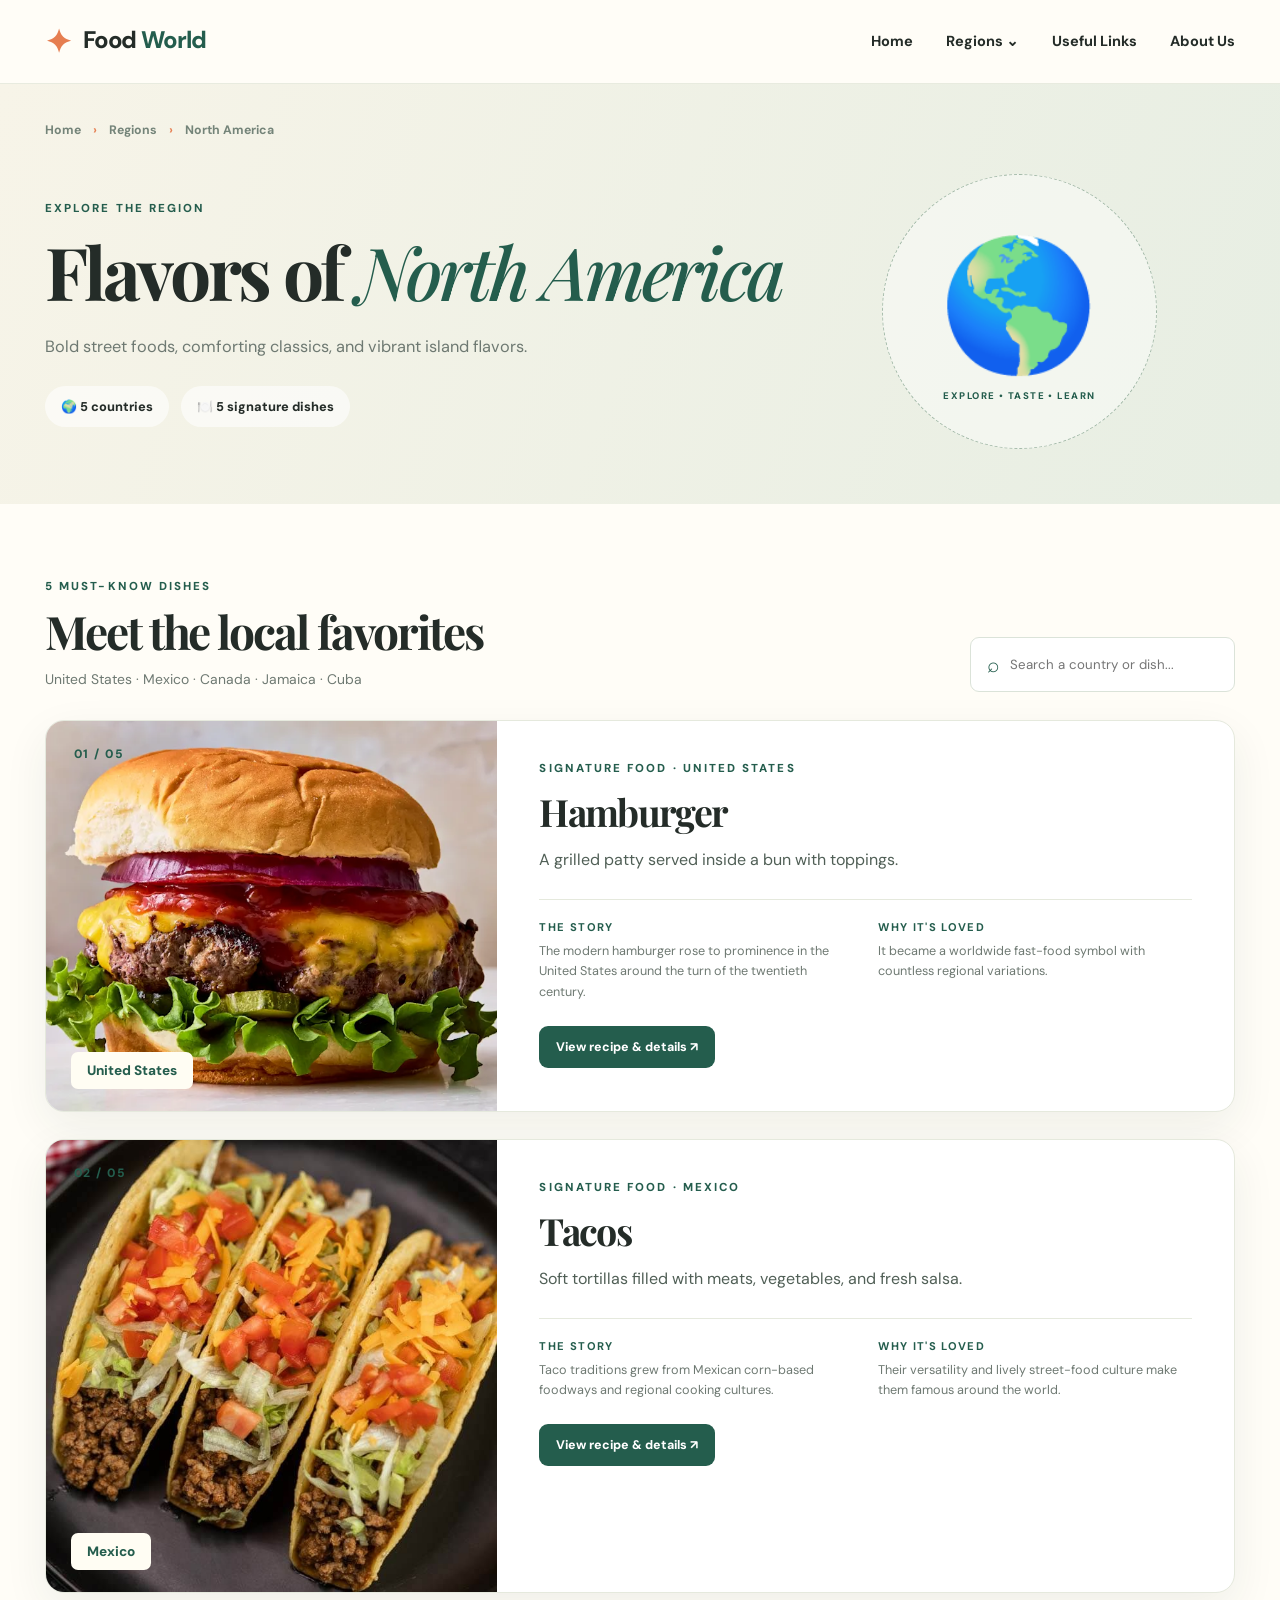
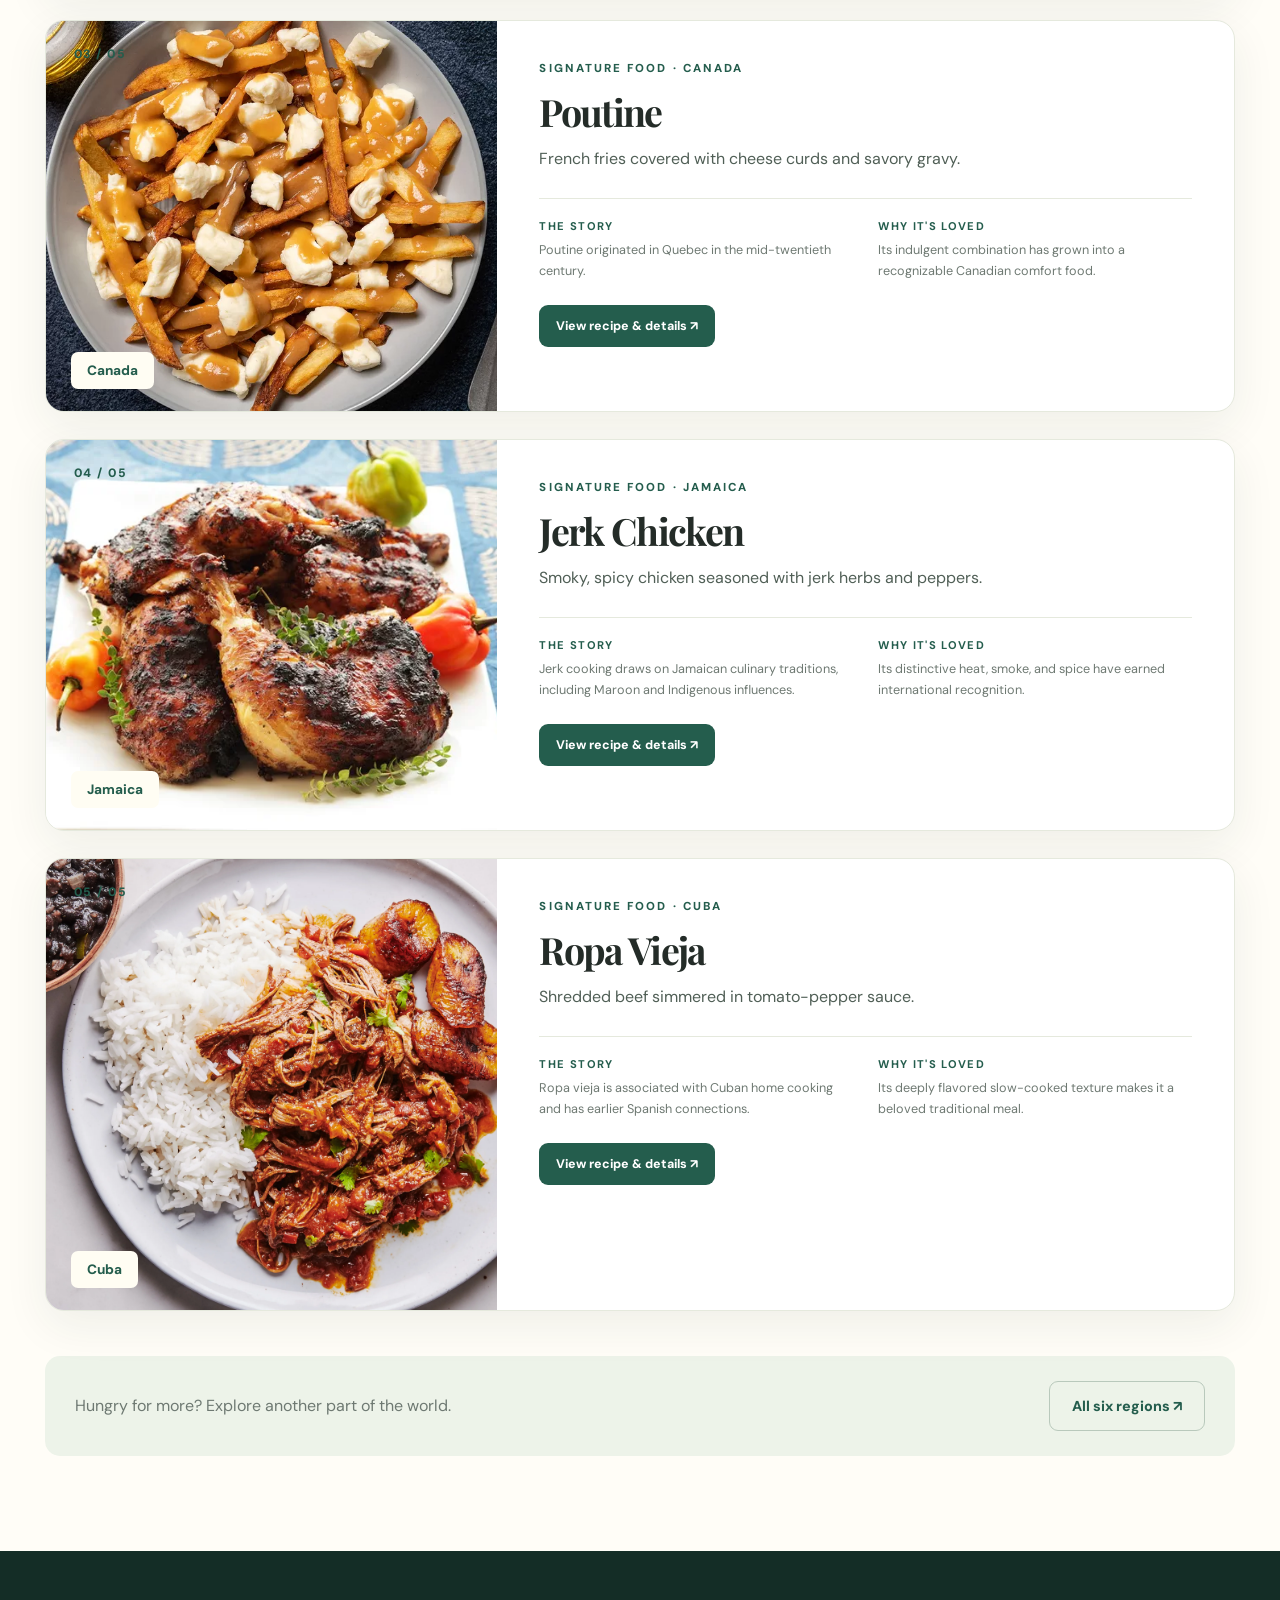
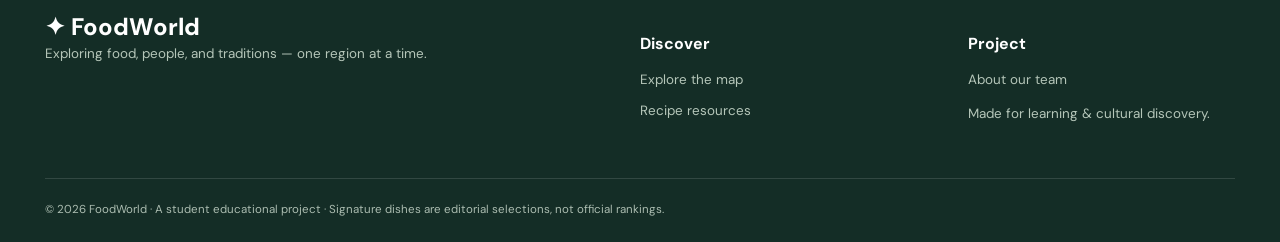
<file: north-america.html>
<!DOCTYPE html>
<html lang="en">
 <head>
  <meta charset="utf-8"/>
  <meta content="width=device-width, initial-scale=1" name="viewport"/>
  <meta content="Discover famous foods and food traditions from six world regions." name="description"/>
  <title>
   North America | FoodWorld
  </title>
  <link href="https://fonts.googleapis.com" rel="preconnect"/>
  <link crossorigin="" href="https://fonts.gstatic.com" rel="preconnect"/>
  <link href="https://fonts.googleapis.com/css2?family=DM+Sans:wght@400;500;600;700;800&amp;family=Playfair+Display:wght@500;600;700;800&amp;display=swap" rel="stylesheet"/>
  <link href="style.css" rel="stylesheet"/>
 </head>
 <body data-page="north-america">
  <header class="site-header">
   <div class="wrap header-inner">
    <a class="brand" href="index.html">
     <span class="brand-mark">
      ✦
     </span>
     Food
     <span>
      World
     </span>
    </a>
    <nav class="desktop-nav">
     <a data-nav="home" href="index.html">
      Home
     </a>
     <div class="nav-dropdown">
      <button aria-expanded="false" id="region-toggle" type="button">
       Regions
       <span>
        ⌄
       </span>
      </button>
      <div class="dropdown-menu">
       <a href="asia.html">
        🌏 Asia
       </a>
       <a href="africa.html">
        🌍 Africa
       </a>
       <a href="europe.html">
        🌍 Europe
       </a>
       <a href="north-america.html">
        🌎 North America
       </a>
       <a href="south-america.html">
        🌎 South America
       </a>
       <a href="oceania.html">
        🌏 Australia &amp; Oceania
       </a>
      </div>
     </div>
     <a data-nav="links" href="useful-links.html">
      Useful Links
     </a>
     <a data-nav="about" href="about-us.html">
      About Us
     </a>
    </nav>
    <button aria-label="Toggle navigation" class="mobile-menu-btn" id="menu-btn" type="button">
     ☰
    </button>
   </div>
   <div class="mobile-nav" id="mobile-nav">
    <a href="index.html">
     Home
    </a>
    <a href="asia.html">
     🌏 Asia
    </a>
    <a href="africa.html">
     🌍 Africa
    </a>
    <a href="europe.html">
     🌍 Europe
    </a>
    <a href="north-america.html">
     🌎 North America
    </a>
    <a href="south-america.html">
     🌎 South America
    </a>
    <a href="oceania.html">
     🌏 Australia &amp; Oceania
    </a>
    <a href="useful-links.html">
     Useful Links
    </a>
    <a href="about-us.html">
     About Us
    </a>
   </div>
  </header>
  <main>
   <section class="region-hero">
    <div class="wrap">
     <a class="breadcrumb" href="index.html">
      Home
      <span>
       &rsaquo;
      </span>
      Regions
      <span>
       &rsaquo;
      </span>
      North America
     </a>
     <div class="region-hero-grid">
      <div>
       <span class="eyebrow">
        EXPLORE THE REGION
       </span>
       <h1>
        Flavors of
        <em>
         North America
        </em>
       </h1>
       <p>
        Bold street foods, comforting classics, and vibrant island flavors.
       </p>
       <div class="region-meta">
        <span>
         🌍 5 countries
        </span>
        <span>
         🍽️ 5 signature dishes
        </span>
       </div>
      </div>
      <div class="region-bubble">
       🌎
       <span>
        EXPLORE &bull; TASTE &bull; LEARN
       </span>
      </div>
     </div>
    </div>
   </section>
   <section class="wrap region-content">
    <div class="region-toolhead">
     <div>
      <span class="eyebrow">
       5 MUST-KNOW DISHES
      </span>
      <h2>
       Meet the local favorites
      </h2>
      <p>
       United States &middot; Mexico &middot; Canada &middot; Jamaica &middot; Cuba
      </p>
     </div>
     <label class="search-box">
      &telrec;
      <input aria-label="Search countries or dishes" id="food-search" placeholder="Search a country or dish..." type="search"/>
     </label>
    </div>
    <div class="country-list" id="country-list">
     <article class="country-card" data-search="united states hamburger" id="united-states">
      <div class="country-visual f-peach">
       <div class="country-index">
        01 / 05
       </div>
       <img alt="Illustration of Hamburger, a signature dish from United States" class="country-food-image" height="480" loading="lazy" src="images/hamburger.webp" width="640"/>
       <div class="country-label">
        United States
       </div>
      </div>
      <div class="country-content">
       <span class="eyebrow">
        SIGNATURE FOOD &middot; UNITED STATES
       </span>
       <h2>
        Hamburger
       </h2>
       <p class="food-description">
        A grilled patty served inside a bun with toppings.
       </p>
       <div class="country-facts">
        <div>
         <h4>
          THE STORY
         </h4>
         <p>
          The modern hamburger rose to prominence in the United States around the turn of the twentieth century.
         </p>
        </div>
        <div>
         <h4>
          WHY IT'S LOVED
         </h4>
         <p>
          It became a worldwide fast-food symbol with countless regional variations.
         </p>
        </div>
       </div>
       <button class="btn primary recipe-btn" data-index="0" data-region="north-america">
        View recipe &amp; details &nearrow;
       </button>
      </div>
     </article>
     <article class="country-card" data-search="mexico tacos" id="mexico">
      <div class="country-visual f-mint">
       <div class="country-index">
        02 / 05
       </div>
       <img alt="Illustration of Tacos, a signature dish from Mexico" class="country-food-image" height="480" loading="lazy" src="images/Tacos.jpg" width="640"/>
       <div class="country-label">
        Mexico
       </div>
      </div>
      <div class="country-content">
       <span class="eyebrow">
        SIGNATURE FOOD &middot; MEXICO
       </span>
       <h2>
        Tacos
       </h2>
       <p class="food-description">
        Soft tortillas filled with meats, vegetables, and fresh salsa.
       </p>
       <div class="country-facts">
        <div>
         <h4>
          THE STORY
         </h4>
         <p>
          Taco traditions grew from Mexican corn-based foodways and regional cooking cultures.
         </p>
        </div>
        <div>
         <h4>
          WHY IT'S LOVED
         </h4>
         <p>
          Their versatility and lively street-food culture make them famous around the world.
         </p>
        </div>
       </div>
       <button class="btn primary recipe-btn" data-index="1" data-region="north-america">
        View recipe &amp; details &nearrow;
       </button>
      </div>
     </article>
     <article class="country-card" data-search="canada poutine" id="canada">
      <div class="country-visual f-lavender">
       <div class="country-index">
        03 / 05
       </div>
       <img alt="Illustration of Poutine, a signature dish from Canada" class="country-food-image" height="480" loading="lazy" src="images/poutine.webp" width="640"/>
       <div class="country-label">
        Canada
       </div>
      </div>
      <div class="country-content">
       <span class="eyebrow">
        SIGNATURE FOOD &middot; CANADA
       </span>
       <h2>
        Poutine
       </h2>
       <p class="food-description">
        French fries covered with cheese curds and savory gravy.
       </p>
       <div class="country-facts">
        <div>
         <h4>
          THE STORY
         </h4>
         <p>
          Poutine originated in Quebec in the mid-twentieth century.
         </p>
        </div>
        <div>
         <h4>
          WHY IT'S LOVED
         </h4>
         <p>
          Its indulgent combination has grown into a recognizable Canadian comfort food.
         </p>
        </div>
       </div>
       <button class="btn primary recipe-btn" data-index="2" data-region="north-america">
        View recipe &amp; details &nearrow;
       </button>
      </div>
     </article>
     <article class="country-card" data-search="jamaica jerk chicken" id="jamaica">
      <div class="country-visual f-yellow">
       <div class="country-index">
        04 / 05
       </div>
       <img alt="Illustration of Jerk Chicken, a signature dish from Jamaica" class="country-food-image" height="480" loading="lazy" src="images/jerk chicken.webp" width="640"/>
       <div class="country-label">
        Jamaica
       </div>
      </div>
      <div class="country-content">
       <span class="eyebrow">
        SIGNATURE FOOD &middot; JAMAICA
       </span>
       <h2>
        Jerk Chicken
       </h2>
       <p class="food-description">
        Smoky, spicy chicken seasoned with jerk herbs and peppers.
       </p>
       <div class="country-facts">
        <div>
         <h4>
          THE STORY
         </h4>
         <p>
          Jerk cooking draws on Jamaican culinary traditions, including Maroon and Indigenous influences.
         </p>
        </div>
        <div>
         <h4>
          WHY IT'S LOVED
         </h4>
         <p>
          Its distinctive heat, smoke, and spice have earned international recognition.
         </p>
        </div>
       </div>
       <button class="btn primary recipe-btn" data-index="3" data-region="north-america">
        View recipe &amp; details &nearrow;
       </button>
      </div>
     </article>
     <article class="country-card" data-search="cuba ropa vieja" id="cuba">
      <div class="country-visual f-blue">
       <div class="country-index">
        05 / 05
       </div>
       <img alt="Illustration of Ropa Vieja, a signature dish from Cuba" class="country-food-image" height="480" loading="lazy" src="images/ropa vieja.webp" width="640"/>
       <div class="country-label">
        Cuba
       </div>
      </div>
      <div class="country-content">
       <span class="eyebrow">
        SIGNATURE FOOD &middot; CUBA
       </span>
       <h2>
        Ropa Vieja
       </h2>
       <p class="food-description">
        Shredded beef simmered in tomato-pepper sauce.
       </p>
       <div class="country-facts">
        <div>
         <h4>
          THE STORY
         </h4>
         <p>
          Ropa vieja is associated with Cuban home cooking and has earlier Spanish connections.
         </p>
        </div>
        <div>
         <h4>
          WHY IT'S LOVED
         </h4>
         <p>
          Its deeply flavored slow-cooked texture makes it a beloved traditional meal.
         </p>
        </div>
       </div>
       <button class="btn primary recipe-btn" data-index="4" data-region="north-america">
        View recipe &amp; details &nearrow;
       </button>
      </div>
     </article>
    </div>
    <div class="empty-state" hidden="" id="empty-state">
     No dishes match your search. Try another name.
    </div>
    <div class="region-end">
     <p>
      Hungry for more? Explore another part of the world.
     </p>
     <a class="btn outline" href="index.html#regions">
      All six regions &nearrow;
     </a>
    </div>
   </section>
  </main>
  <footer class="footer">
   <div class="wrap footer-grid">
    <div>
     <div class="footer-brand">
      ✦ FoodWorld
     </div>
     <p>
      Exploring food, people, and traditions &mdash; one region at a time.
     </p>
    </div>
    <div>
     <h4>
      Discover
     </h4>
     <a href="index.html#map">
      Explore the map
     </a>
     <a href="useful-links.html">
      Recipe resources
     </a>
    </div>
    <div>
     <h4>
      Project
     </h4>
     <a href="about-us.html">
      About our team
     </a>
     <span>
      Made for learning &amp; cultural discovery.
     </span>
    </div>
   </div>
   <div class="wrap footer-bottom">
    &copy; 2026 FoodWorld &middot; A student educational project &middot; Signature dishes are editorial selections, not official rankings.
   </div>
  </footer>
  <script id="region-data" type="application/json">
   {"name": "North America", "flag": "🌎", "lead": "Bold street foods, comforting classics, and vibrant island flavors.", "countries": [["United States", "Hamburger", "🍔", "A grilled patty served inside a bun with toppings.", "The modern hamburger rose to prominence in the United States around the turn of the twentieth century.", "It became a worldwide fast-food symbol with countless regional variations.", ["ground beef or plant patty", "burger bun", "lettuce", "tomato", "cheese"], ["Shape and season patties.", "Cook thoroughly to a safe internal temperature.", "Assemble in a bun with vegetables and sauce."]], ["Mexico", "Tacos", "🌮", "Soft tortillas filled with meats, vegetables, and fresh salsa.", "Taco traditions grew from Mexican corn-based foodways and regional cooking cultures.", "Their versatility and lively street-food culture make them famous around the world.", ["corn tortillas", "beans or meat", "onion", "cilantro", "salsa"], ["Prepare your chosen filling.", "Warm tortillas on a dry pan.", "Fill and finish with onion, cilantro, and salsa."]], ["Canada", "Poutine", "🍟", "French fries covered with cheese curds and savory gravy.", "Poutine originated in Quebec in the mid-twentieth century.", "Its indulgent combination has grown into a recognizable Canadian comfort food.", ["potatoes", "cheese curds", "brown gravy", "salt", "pepper"], ["Fry potatoes until crisp.", "Warm gravy and season to taste.", "Scatter cheese curds over fries and pour gravy on top."]], ["Jamaica", "Jerk Chicken", "🍗", "Smoky, spicy chicken seasoned with jerk herbs and peppers.", "Jerk cooking draws on Jamaican culinary traditions, including Maroon and Indigenous influences.", "Its distinctive heat, smoke, and spice have earned international recognition.", ["chicken", "allspice", "scotch bonnet", "thyme", "spring onion"], ["Blend a jerk marinade.", "Marinate chicken in the refrigerator.", "Grill or roast until fully cooked and lightly charred."]], ["Cuba", "Ropa Vieja", "🥩", "Shredded beef simmered in tomato-pepper sauce.", "Ropa vieja is associated with Cuban home cooking and has earlier Spanish connections.", "Its deeply flavored slow-cooked texture makes it a beloved traditional meal.", ["beef", "tomatoes", "bell peppers", "onions", "cumin"], ["Simmer beef until tender and shred it.", "Cook peppers, onions, and tomatoes into a sauce.", "Combine and simmer; serve with rice."]]]}
  </script>
  <script src="app.js">
  </script>
  <script id="region-data" type="application/json">
   {"name": "North America", "flag": "🌎", "lead": "Bold street foods, comforting classics, and vibrant island flavors.", "countries": [["United States", "Hamburger", "🍔", "A grilled patty served inside a bun with toppings.", "The modern hamburger rose to prominence in the United States around the turn of the twentieth century.", "It became a worldwide fast-food symbol with countless regional variations.", ["ground beef or plant patty", "burger bun", "lettuce", "tomato", "cheese"], ["Shape and season patties.", "Cook thoroughly to a safe internal temperature.", "Assemble in a bun with vegetables and sauce."]], ["Mexico", "Tacos", "🌮", "Soft tortillas filled with meats, vegetables, and fresh salsa.", "Taco traditions grew from Mexican corn-based foodways and regional cooking cultures.", "Their versatility and lively street-food culture make them famous around the world.", ["corn tortillas", "beans or meat", "onion", "cilantro", "salsa"], ["Prepare your chosen filling.", "Warm tortillas on a dry pan.", "Fill and finish with onion, cilantro, and salsa."]], ["Canada", "Poutine", "🍟", "French fries covered with cheese curds and savory gravy.", "Poutine originated in Quebec in the mid-twentieth century.", "Its indulgent combination has grown into a recognizable Canadian comfort food.", ["potatoes", "cheese curds", "brown gravy", "salt", "pepper"], ["Fry potatoes until crisp.", "Warm gravy and season to taste.", "Scatter cheese curds over fries and pour gravy on top."]], ["Jamaica", "Jerk Chicken", "🍗", "Smoky, spicy chicken seasoned with jerk herbs and peppers.", "Jerk cooking draws on Jamaican culinary traditions, including Maroon and Indigenous influences.", "Its distinctive heat, smoke, and spice have earned international recognition.", ["chicken", "allspice", "scotch bonnet", "thyme", "spring onion"], ["Blend a jerk marinade.", "Marinate chicken in the refrigerator.", "Grill or roast until fully cooked and lightly charred."]], ["Cuba", "Ropa Vieja", "🥩", "Shredded beef simmered in tomato-pepper sauce.", "Ropa vieja is associated with Cuban home cooking and has earlier Spanish connections.", "Its deeply flavored slow-cooked texture makes it a beloved traditional meal.", ["beef", "tomatoes", "bell peppers", "onions", "cumin"], ["Simmer beef until tender and shred it.", "Cook peppers, onions, and tomatoes into a sauce.", "Combine and simmer; serve with rice."]]]}
  </script>
 </body>
</html>
</file>
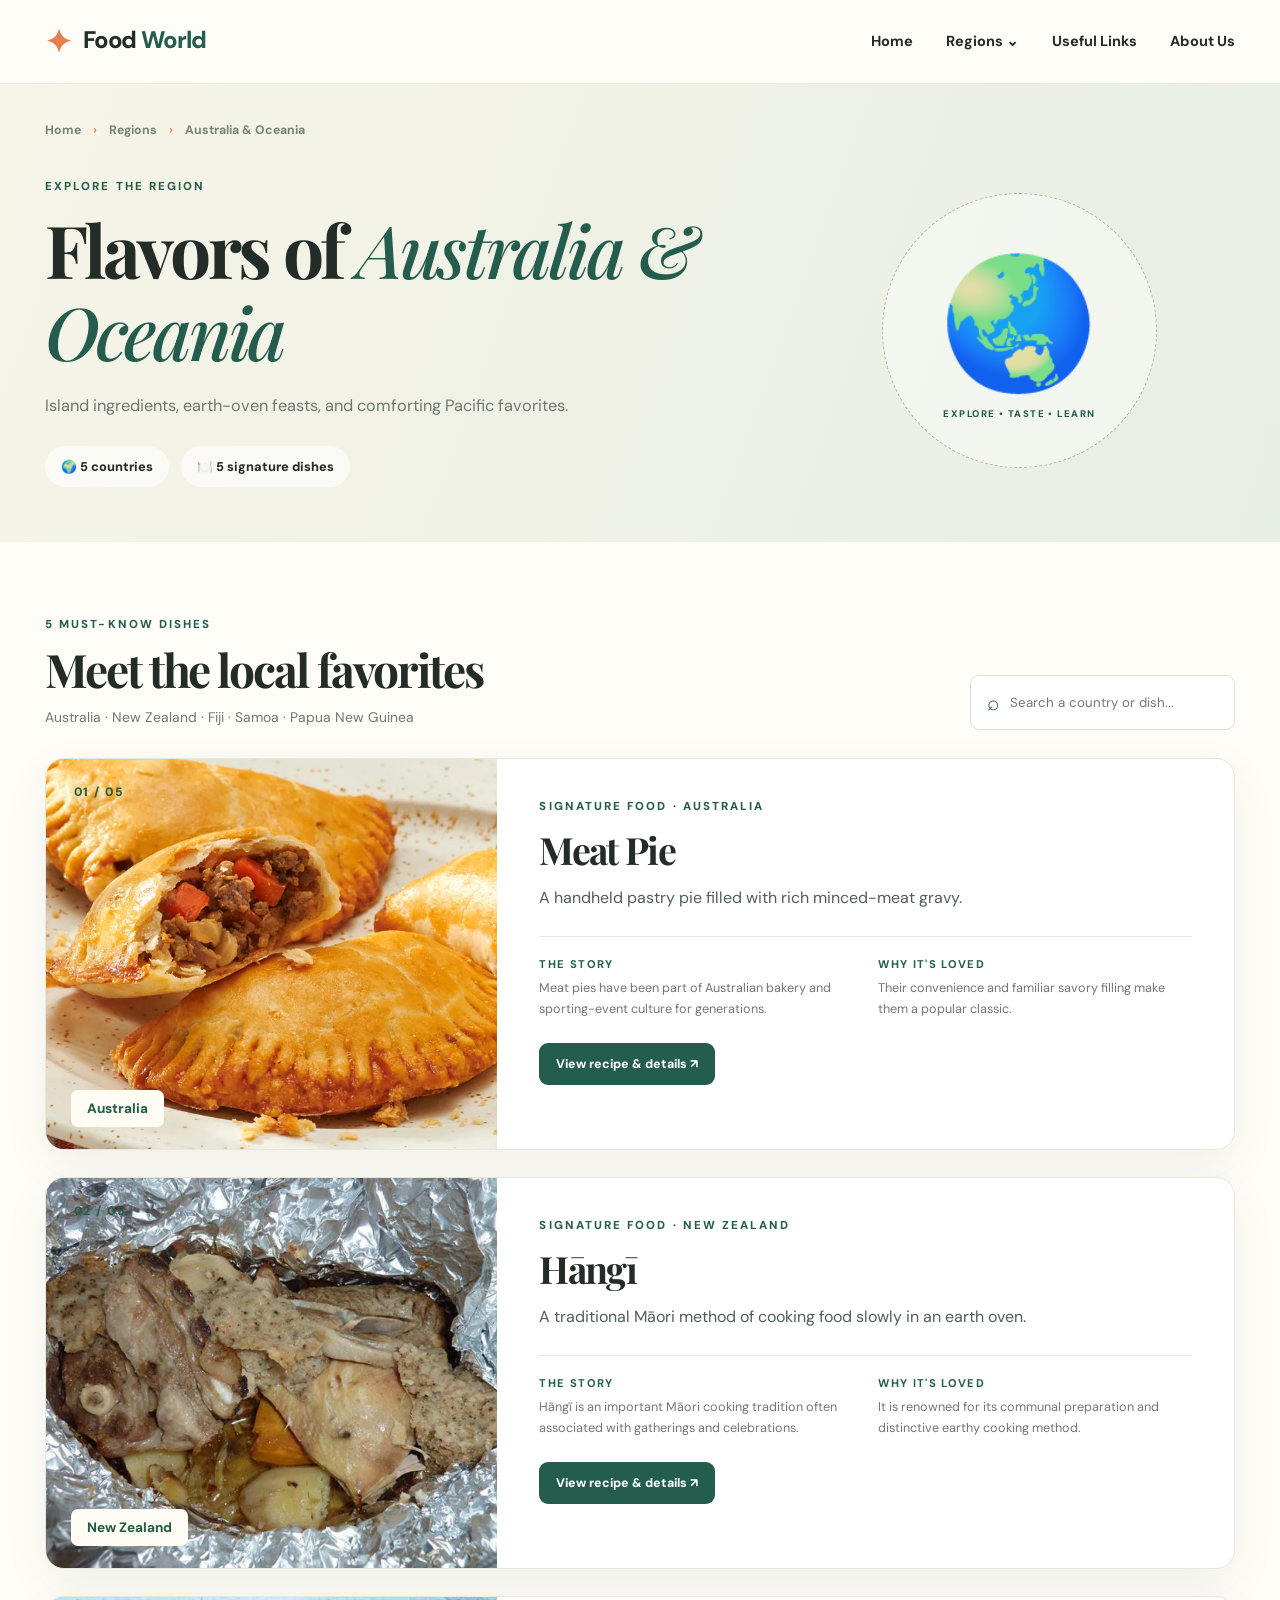
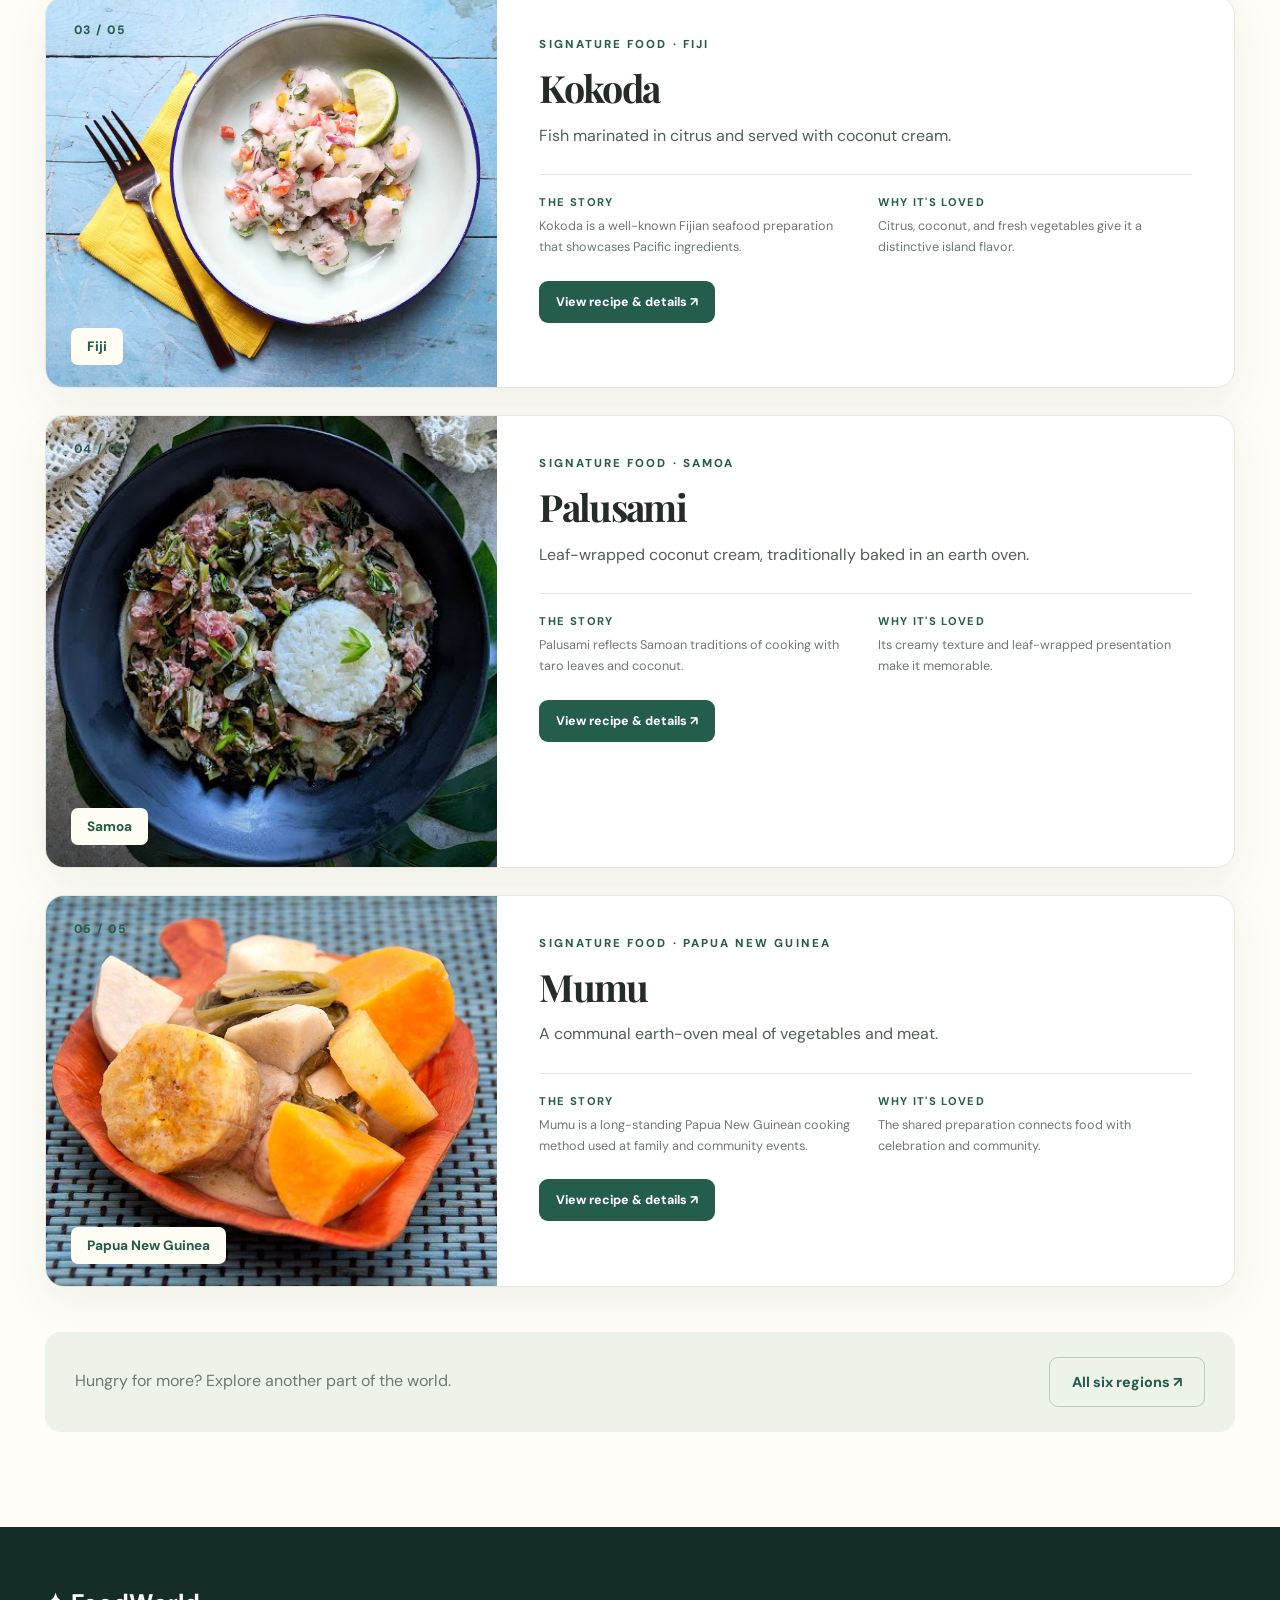
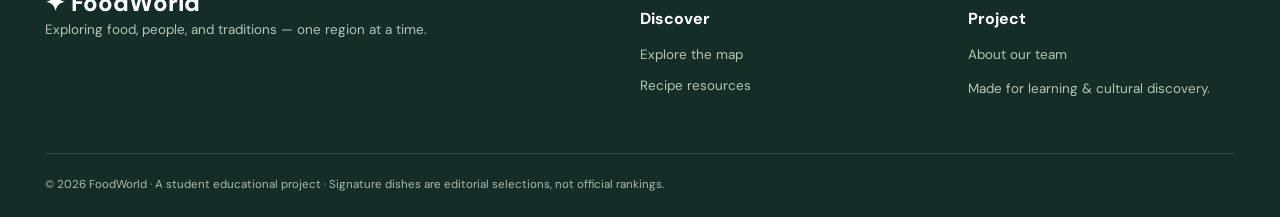
<file: oceania.html>
<!DOCTYPE html>
<html lang="en">
 <head>
  <meta charset="utf-8"/>
  <meta content="width=device-width, initial-scale=1" name="viewport"/>
  <meta content="Discover famous foods and food traditions from six world regions." name="description"/>
  <title>
   Australia &amp; Oceania | FoodWorld
  </title>
  <link href="https://fonts.googleapis.com" rel="preconnect"/>
  <link crossorigin="" href="https://fonts.gstatic.com" rel="preconnect"/>
  <link href="https://fonts.googleapis.com/css2?family=DM+Sans:wght@400;500;600;700;800&amp;family=Playfair+Display:wght@500;600;700;800&amp;display=swap" rel="stylesheet"/>
  <link href="style.css" rel="stylesheet"/>
 </head>
 <body data-page="oceania">
  <header class="site-header">
   <div class="wrap header-inner">
    <a class="brand" href="index.html">
     <span class="brand-mark">
      ✦
     </span>
     Food
     <span>
      World
     </span>
    </a>
    <nav class="desktop-nav">
     <a data-nav="home" href="index.html">
      Home
     </a>
     <div class="nav-dropdown">
      <button aria-expanded="false" id="region-toggle" type="button">
       Regions
       <span>
        ⌄
       </span>
      </button>
      <div class="dropdown-menu">
       <a href="asia.html">
        🌏 Asia
       </a>
       <a href="africa.html">
        🌍 Africa
       </a>
       <a href="europe.html">
        🌍 Europe
       </a>
       <a href="north-america.html">
        🌎 North America
       </a>
       <a href="south-america.html">
        🌎 South America
       </a>
       <a href="oceania.html">
        🌏 Australia &amp; Oceania
       </a>
      </div>
     </div>
     <a data-nav="links" href="useful-links.html">
      Useful Links
     </a>
     <a data-nav="about" href="about-us.html">
      About Us
     </a>
    </nav>
    <button aria-label="Toggle navigation" class="mobile-menu-btn" id="menu-btn" type="button">
     ☰
    </button>
   </div>
   <div class="mobile-nav" id="mobile-nav">
    <a href="index.html">
     Home
    </a>
    <a href="asia.html">
     🌏 Asia
    </a>
    <a href="africa.html">
     🌍 Africa
    </a>
    <a href="europe.html">
     🌍 Europe
    </a>
    <a href="north-america.html">
     🌎 North America
    </a>
    <a href="south-america.html">
     🌎 South America
    </a>
    <a href="oceania.html">
     🌏 Australia &amp; Oceania
    </a>
    <a href="useful-links.html">
     Useful Links
    </a>
    <a href="about-us.html">
     About Us
    </a>
   </div>
  </header>
  <main>
   <section class="region-hero">
    <div class="wrap">
     <a class="breadcrumb" href="index.html">
      Home
      <span>
       &rsaquo;
      </span>
      Regions
      <span>
       &rsaquo;
      </span>
      Australia &amp; Oceania
     </a>
     <div class="region-hero-grid">
      <div>
       <span class="eyebrow">
        EXPLORE THE REGION
       </span>
       <h1>
        Flavors of
        <em>
         Australia &amp; Oceania
        </em>
       </h1>
       <p>
        Island ingredients, earth-oven feasts, and comforting Pacific favorites.
       </p>
       <div class="region-meta">
        <span>
         🌍 5 countries
        </span>
        <span>
         🍽️ 5 signature dishes
        </span>
       </div>
      </div>
      <div class="region-bubble">
       🌏
       <span>
        EXPLORE &bull; TASTE &bull; LEARN
       </span>
      </div>
     </div>
    </div>
   </section>
   <section class="wrap region-content">
    <div class="region-toolhead">
     <div>
      <span class="eyebrow">
       5 MUST-KNOW DISHES
      </span>
      <h2>
       Meet the local favorites
      </h2>
      <p>
       Australia &middot; New Zealand &middot; Fiji &middot; Samoa &middot; Papua New Guinea
      </p>
     </div>
     <label class="search-box">
      &telrec;
      <input aria-label="Search countries or dishes" id="food-search" placeholder="Search a country or dish..." type="search"/>
     </label>
    </div>
    <div class="country-list" id="country-list">
     <article class="country-card" data-search="australia meat pie" id="australia">
      <div class="country-visual f-peach">
       <div class="country-index">
        01 / 05
       </div>
       <img alt="Illustration of Meat Pie, a signature dish from Australia" class="country-food-image" height="480" loading="lazy" src="images/meat pie.webp" width="640"/>
       <div class="country-label">
        Australia
       </div>
      </div>
      <div class="country-content">
       <span class="eyebrow">
        SIGNATURE FOOD &middot; AUSTRALIA
       </span>
       <h2>
        Meat Pie
       </h2>
       <p class="food-description">
        A handheld pastry pie filled with rich minced-meat gravy.
       </p>
       <div class="country-facts">
        <div>
         <h4>
          THE STORY
         </h4>
         <p>
          Meat pies have been part of Australian bakery and sporting-event culture for generations.
         </p>
        </div>
        <div>
         <h4>
          WHY IT'S LOVED
         </h4>
         <p>
          Their convenience and familiar savory filling make them a popular classic.
         </p>
        </div>
       </div>
       <button class="btn primary recipe-btn" data-index="0" data-region="oceania">
        View recipe &amp; details &nearrow;
       </button>
      </div>
     </article>
     <article class="country-card" data-search="new zealand h&amacr;ng&imacr;" id="new-zealand">
      <div class="country-visual f-mint">
       <div class="country-index">
        02 / 05
       </div>
       <img alt="Illustration of H&amacr;ng&imacr;, a signature dish from New Zealand" class="country-food-image" height="480" loading="lazy" src="images/hangi.jpg" width="640"/>
       <div class="country-label">
        New Zealand
       </div>
      </div>
      <div class="country-content">
       <span class="eyebrow">
        SIGNATURE FOOD &middot; NEW ZEALAND
       </span>
       <h2>
        H&amacr;ng&imacr;
       </h2>
       <p class="food-description">
        A traditional M&amacr;ori method of cooking food slowly in an earth oven.
       </p>
       <div class="country-facts">
        <div>
         <h4>
          THE STORY
         </h4>
         <p>
          H&amacr;ng&imacr; is an important M&amacr;ori cooking tradition often associated with gatherings and celebrations.
         </p>
        </div>
        <div>
         <h4>
          WHY IT'S LOVED
         </h4>
         <p>
          It is renowned for its communal preparation and distinctive earthy cooking method.
         </p>
        </div>
       </div>
       <button class="btn primary recipe-btn" data-index="1" data-region="oceania">
        View recipe &amp; details &nearrow;
       </button>
      </div>
     </article>
     <article class="country-card" data-search="fiji kokoda" id="fiji">
      <div class="country-visual f-lavender">
       <div class="country-index">
        03 / 05
       </div>
       <img alt="Illustration of Kokoda, a signature dish from Fiji" class="country-food-image" height="480" loading="lazy" src="images/kokokda.webp" width="640"/>
       <div class="country-label">
        Fiji
       </div>
      </div>
      <div class="country-content">
       <span class="eyebrow">
        SIGNATURE FOOD &middot; FIJI
       </span>
       <h2>
        Kokoda
       </h2>
       <p class="food-description">
        Fish marinated in citrus and served with coconut cream.
       </p>
       <div class="country-facts">
        <div>
         <h4>
          THE STORY
         </h4>
         <p>
          Kokoda is a well-known Fijian seafood preparation that showcases Pacific ingredients.
         </p>
        </div>
        <div>
         <h4>
          WHY IT'S LOVED
         </h4>
         <p>
          Citrus, coconut, and fresh vegetables give it a distinctive island flavor.
         </p>
        </div>
       </div>
       <button class="btn primary recipe-btn" data-index="2" data-region="oceania">
        View recipe &amp; details &nearrow;
       </button>
      </div>
     </article>
     <article class="country-card" data-search="samoa palusami" id="samoa">
      <div class="country-visual f-yellow">
       <div class="country-index">
        04 / 05
       </div>
       <img alt="Illustration of Palusami, a signature dish from Samoa" class="country-food-image" height="480" loading="lazy" src="images/palusmi.jpg" width="640"/>
       <div class="country-label">
        Samoa
       </div>
      </div>
      <div class="country-content">
       <span class="eyebrow">
        SIGNATURE FOOD &middot; SAMOA
       </span>
       <h2>
        Palusami
       </h2>
       <p class="food-description">
        Leaf-wrapped coconut cream, traditionally baked in an earth oven.
       </p>
       <div class="country-facts">
        <div>
         <h4>
          THE STORY
         </h4>
         <p>
          Palusami reflects Samoan traditions of cooking with taro leaves and coconut.
         </p>
        </div>
        <div>
         <h4>
          WHY IT'S LOVED
         </h4>
         <p>
          Its creamy texture and leaf-wrapped presentation make it memorable.
         </p>
        </div>
       </div>
       <button class="btn primary recipe-btn" data-index="3" data-region="oceania">
        View recipe &amp; details &nearrow;
       </button>
      </div>
     </article>
     <article class="country-card" data-search="papua new guinea mumu" id="papua-new-guinea">
      <div class="country-visual f-blue">
       <div class="country-index">
        05 / 05
       </div>
       <img alt="Illustration of Mumu, a signature dish from Papua New Guinea" class="country-food-image" height="480" loading="lazy" src="images/mumu.jpg" width="640"/>
       <div class="country-label">
        Papua New Guinea
       </div>
      </div>
      <div class="country-content">
       <span class="eyebrow">
        SIGNATURE FOOD &middot; PAPUA NEW GUINEA
       </span>
       <h2>
        Mumu
       </h2>
       <p class="food-description">
        A communal earth-oven meal of vegetables and meat.
       </p>
       <div class="country-facts">
        <div>
         <h4>
          THE STORY
         </h4>
         <p>
          Mumu is a long-standing Papua New Guinean cooking method used at family and community events.
         </p>
        </div>
        <div>
         <h4>
          WHY IT'S LOVED
         </h4>
         <p>
          The shared preparation connects food with celebration and community.
         </p>
        </div>
       </div>
       <button class="btn primary recipe-btn" data-index="4" data-region="oceania">
        View recipe &amp; details &nearrow;
       </button>
      </div>
     </article>
    </div>
    <div class="empty-state" hidden="" id="empty-state">
     No dishes match your search. Try another name.
    </div>
    <div class="region-end">
     <p>
      Hungry for more? Explore another part of the world.
     </p>
     <a class="btn outline" href="index.html#regions">
      All six regions &nearrow;
     </a>
    </div>
   </section>
  </main>
  <footer class="footer">
   <div class="wrap footer-grid">
    <div>
     <div class="footer-brand">
      ✦ FoodWorld
     </div>
     <p>
      Exploring food, people, and traditions &mdash; one region at a time.
     </p>
    </div>
    <div>
     <h4>
      Discover
     </h4>
     <a href="index.html#map">
      Explore the map
     </a>
     <a href="useful-links.html">
      Recipe resources
     </a>
    </div>
    <div>
     <h4>
      Project
     </h4>
     <a href="about-us.html">
      About our team
     </a>
     <span>
      Made for learning &amp; cultural discovery.
     </span>
    </div>
   </div>
   <div class="wrap footer-bottom">
    &copy; 2026 FoodWorld &middot; A student educational project &middot; Signature dishes are editorial selections, not official rankings.
   </div>
  </footer>
  <script id="region-data" type="application/json">
   {"name": "Australia & Oceania", "flag": "🌏", "lead": "Island ingredients, earth-oven feasts, and comforting Pacific favorites.", "countries": [["Australia", "Meat Pie", "🥧", "A handheld pastry pie filled with rich minced-meat gravy.", "Meat pies have been part of Australian bakery and sporting-event culture for generations.", "Their convenience and familiar savory filling make them a popular classic.", ["shortcrust pastry", "minced beef", "onion", "stock", "puff pastry"], ["Cook beef and onion into a thick filling.", "Spoon into pastry-lined tins.", "Top with pastry and bake until golden."]], ["New Zealand", "Hāngī", "🍠", "A traditional Māori method of cooking food slowly in an earth oven.", "Hāngī is an important Māori cooking tradition often associated with gatherings and celebrations.", "It is renowned for its communal preparation and distinctive earthy cooking method.", ["root vegetables", "chicken or other protein", "cabbage", "herbs", "water"], ["Prepare safe heated stones or use an adapted covered steaming method.", "Wrap food carefully and cook slowly with steam.", "Uncover and serve together at a gathering."]], ["Fiji", "Kokoda", "🥥", "Fish marinated in citrus and served with coconut cream.", "Kokoda is a well-known Fijian seafood preparation that showcases Pacific ingredients.", "Citrus, coconut, and fresh vegetables give it a distinctive island flavor.", ["fresh fish", "lime", "coconut cream", "tomato", "chili"], ["Use fish suitable for raw preparation with proper food safety measures.", "Marinate chilled fish in citrus.", "Stir in coconut cream and finely chopped vegetables; serve cold."]], ["Samoa", "Palusami", "🥬", "Leaf-wrapped coconut cream, traditionally baked in an earth oven.", "Palusami reflects Samoan traditions of cooking with taro leaves and coconut.", "Its creamy texture and leaf-wrapped presentation make it memorable.", ["taro leaves or suitable greens", "coconut cream", "onion", "salt", "foil"], ["Use properly prepared leaves suitable for cooking.", "Add coconut cream and onion to the leaves.", "Wrap securely and bake until thoroughly tender."]], ["Papua New Guinea", "Mumu", "🍠", "A communal earth-oven meal of vegetables and meat.", "Mumu is a long-standing Papua New Guinean cooking method used at family and community events.", "The shared preparation connects food with celebration and community.", ["sweet potatoes", "taro", "greens", "chicken or pork", "banana leaves"], ["Arrange ingredients with clean leaves for steaming.", "Cook with safe retained heat or use a covered oven alternative.", "Serve family-style once fully cooked."]]]}
  </script>
  <script src="app.js">
  </script>
  <script id="region-data" type="application/json">
   {"name": "Australia & Oceania", "flag": "🌏", "lead": "Island ingredients, earth-oven feasts, and comforting Pacific favorites.", "countries": [["Australia", "Meat Pie", "🥧", "A handheld pastry pie filled with rich minced-meat gravy.", "Meat pies have been part of Australian bakery and sporting-event culture for generations.", "Their convenience and familiar savory filling make them a popular classic.", ["shortcrust pastry", "minced beef", "onion", "stock", "puff pastry"], ["Cook beef and onion into a thick filling.", "Spoon into pastry-lined tins.", "Top with pastry and bake until golden."]], ["New Zealand", "Hāngī", "🍠", "A traditional Māori method of cooking food slowly in an earth oven.", "Hāngī is an important Māori cooking tradition often associated with gatherings and celebrations.", "It is renowned for its communal preparation and distinctive earthy cooking method.", ["root vegetables", "chicken or other protein", "cabbage", "herbs", "water"], ["Prepare safe heated stones or use an adapted covered steaming method.", "Wrap food carefully and cook slowly with steam.", "Uncover and serve together at a gathering."]], ["Fiji", "Kokoda", "🥥", "Fish marinated in citrus and served with coconut cream.", "Kokoda is a well-known Fijian seafood preparation that showcases Pacific ingredients.", "Citrus, coconut, and fresh vegetables give it a distinctive island flavor.", ["fresh fish", "lime", "coconut cream", "tomato", "chili"], ["Use fish suitable for raw preparation with proper food safety measures.", "Marinate chilled fish in citrus.", "Stir in coconut cream and finely chopped vegetables; serve cold."]], ["Samoa", "Palusami", "🥬", "Leaf-wrapped coconut cream, traditionally baked in an earth oven.", "Palusami reflects Samoan traditions of cooking with taro leaves and coconut.", "Its creamy texture and leaf-wrapped presentation make it memorable.", ["taro leaves or suitable greens", "coconut cream", "onion", "salt", "foil"], ["Use properly prepared leaves suitable for cooking.", "Add coconut cream and onion to the leaves.", "Wrap securely and bake until thoroughly tender."]], ["Papua New Guinea", "Mumu", "🍠", "A communal earth-oven meal of vegetables and meat.", "Mumu is a long-standing Papua New Guinean cooking method used at family and community events.", "The shared preparation connects food with celebration and community.", ["sweet potatoes", "taro", "greens", "chicken or pork", "banana leaves"], ["Arrange ingredients with clean leaves for steaming.", "Cook with safe retained heat or use a covered oven alternative.", "Serve family-style once fully cooked."]]]}
  </script>
 </body>
</html>
</file>
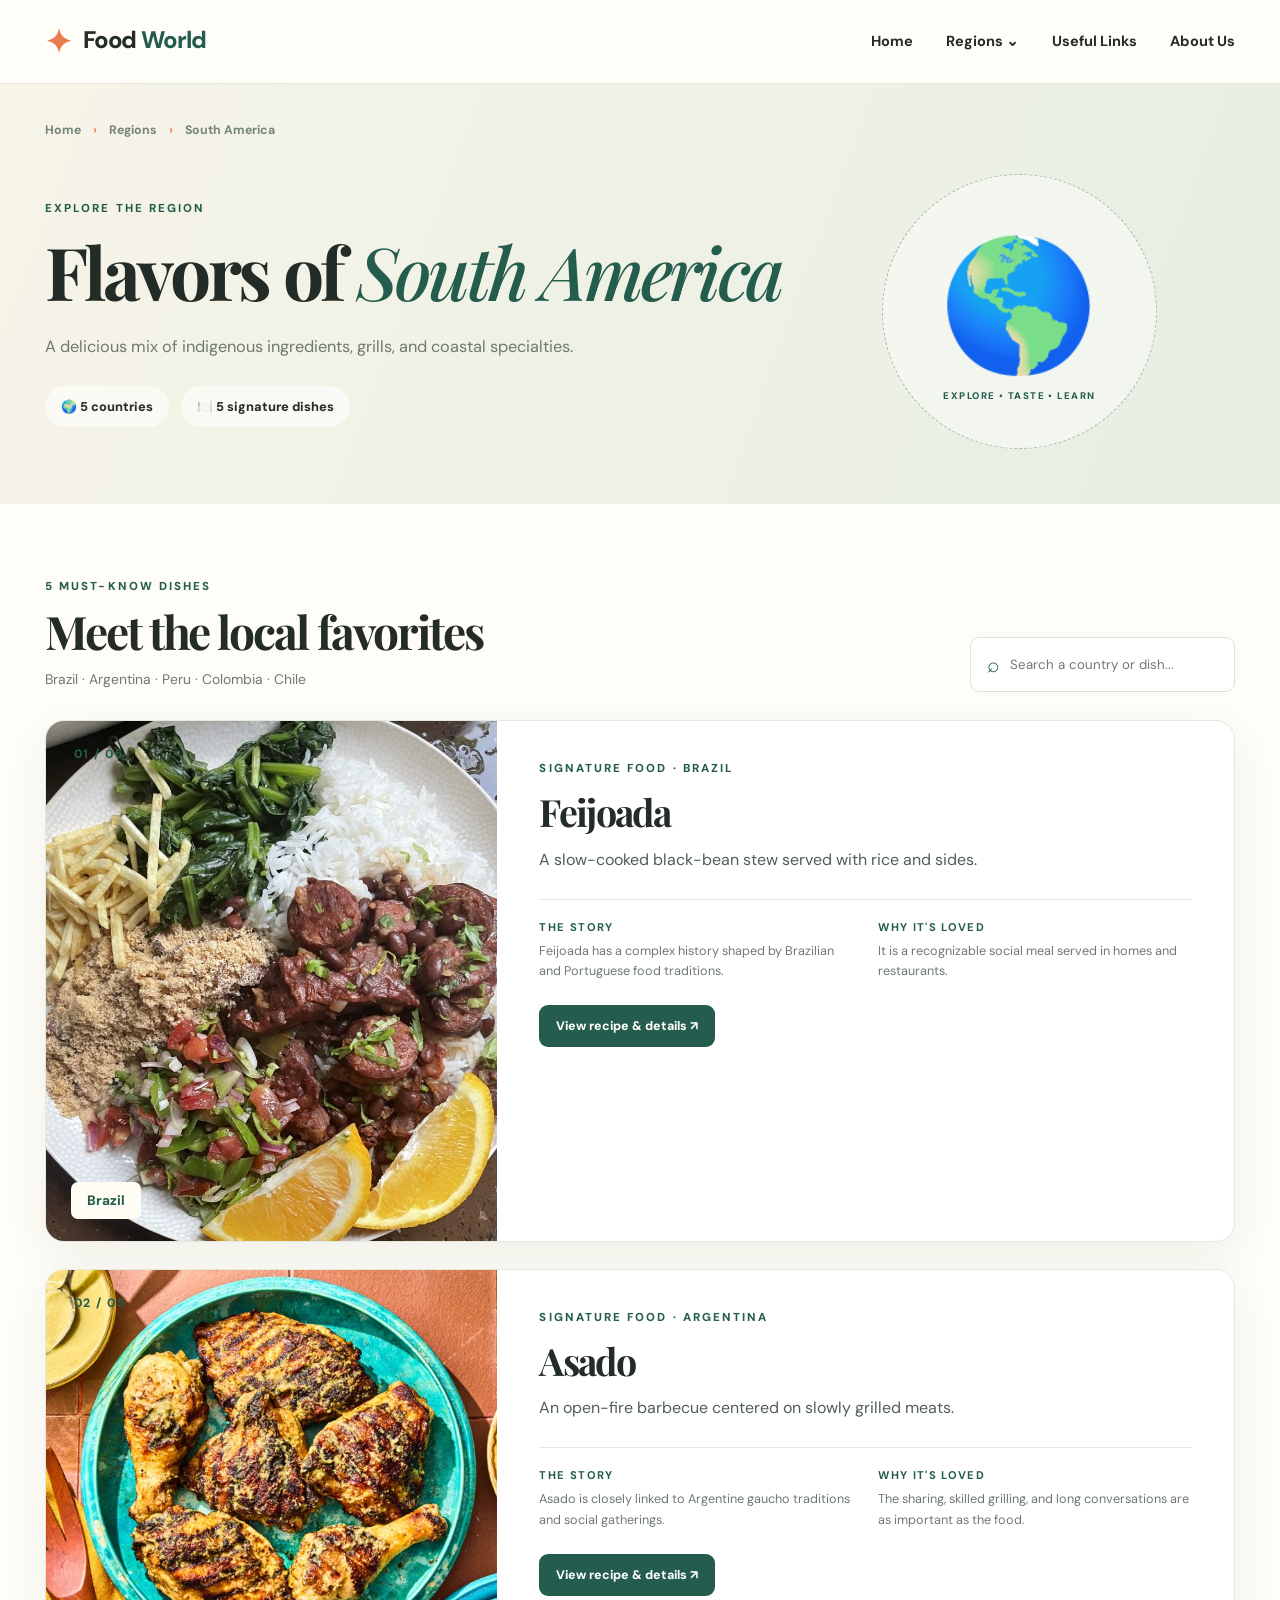
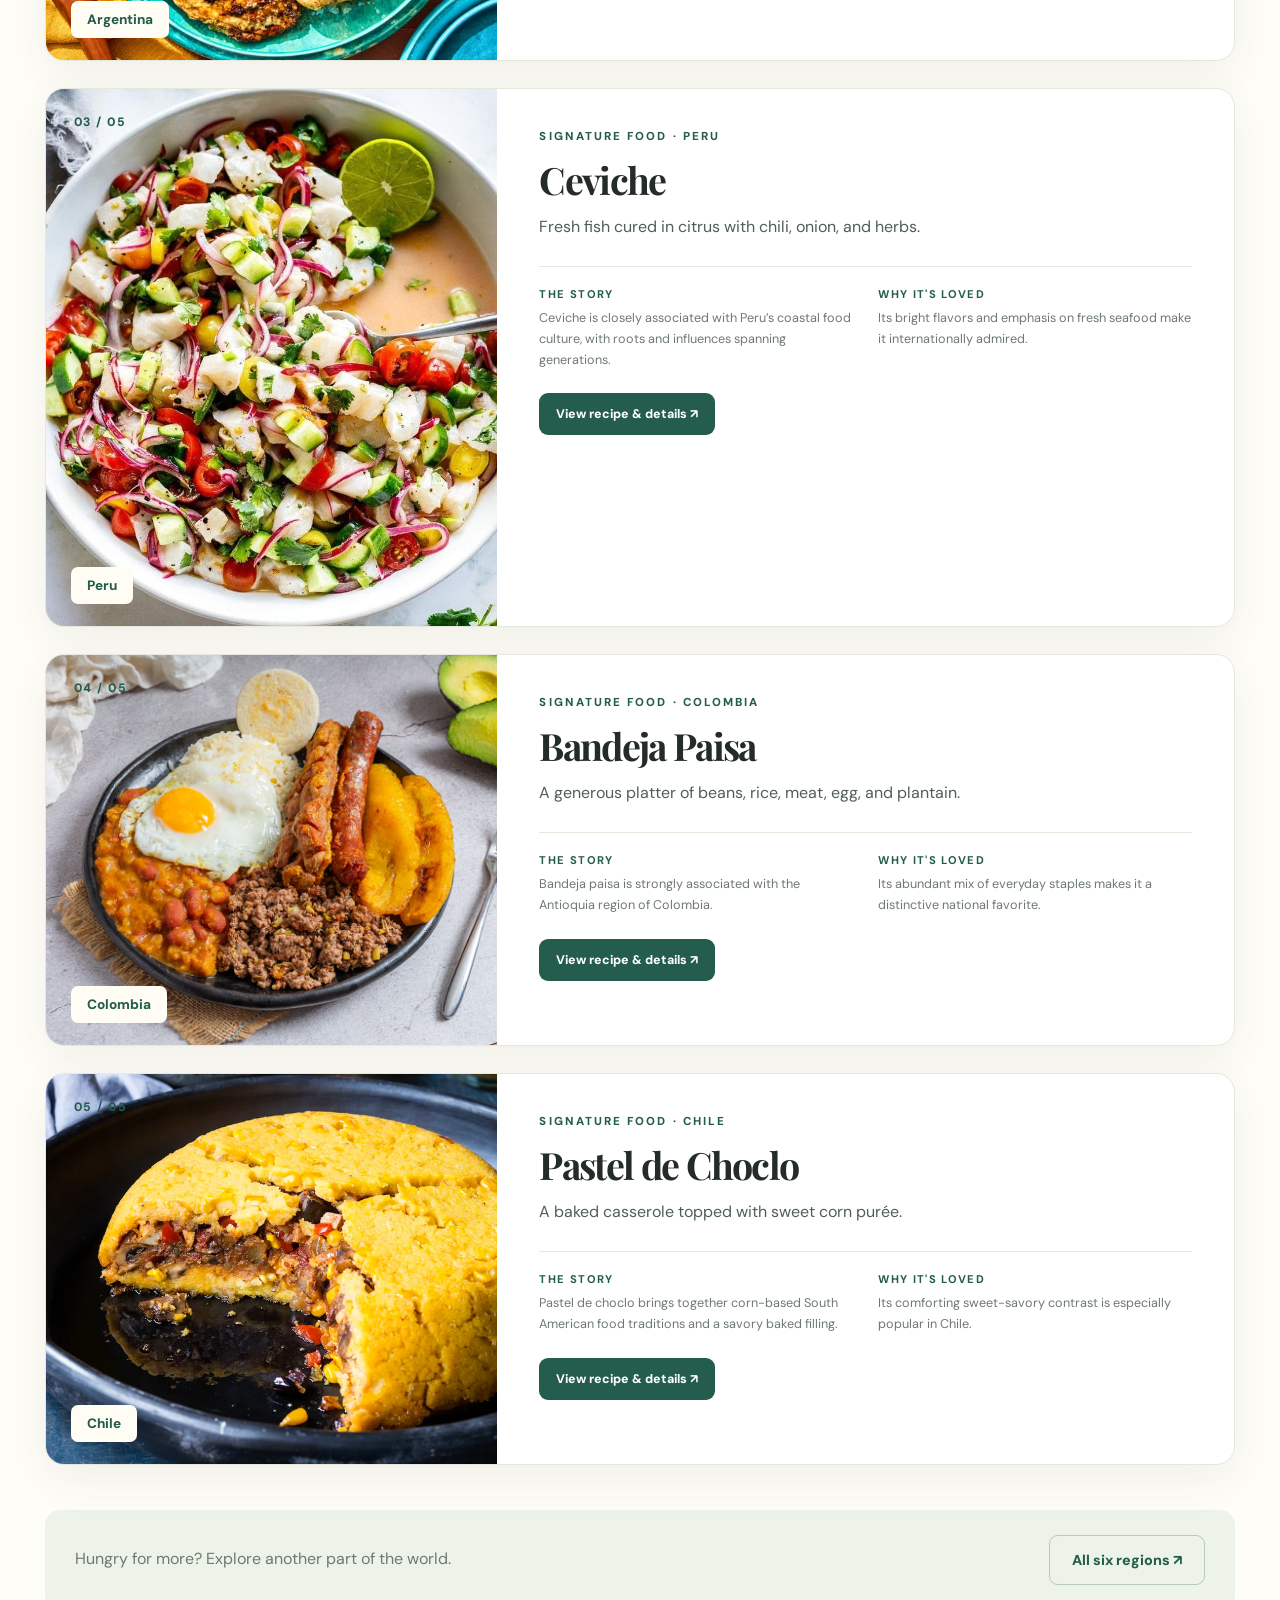
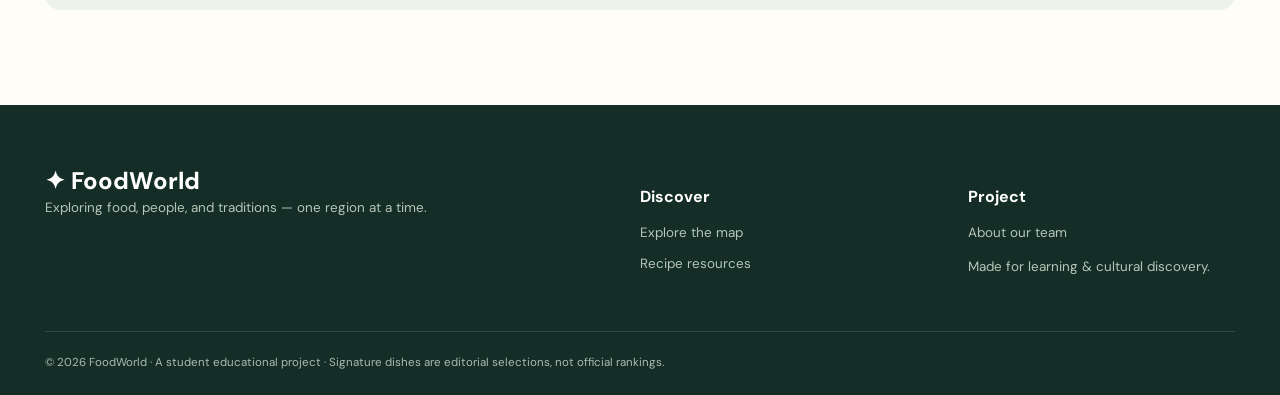
<file: south-america.html>
<!DOCTYPE html>
<html lang="en">
 <head>
  <meta charset="utf-8"/>
  <meta content="width=device-width, initial-scale=1" name="viewport"/>
  <meta content="Discover famous foods and food traditions from six world regions." name="description"/>
  <title>
   South America | FoodWorld
  </title>
  <link href="https://fonts.googleapis.com" rel="preconnect"/>
  <link crossorigin="" href="https://fonts.gstatic.com" rel="preconnect"/>
  <link href="https://fonts.googleapis.com/css2?family=DM+Sans:wght@400;500;600;700;800&amp;family=Playfair+Display:wght@500;600;700;800&amp;display=swap" rel="stylesheet"/>
  <link href="style.css" rel="stylesheet"/>
 </head>
 <body data-page="south-america">
  <header class="site-header">
   <div class="wrap header-inner">
    <a class="brand" href="index.html">
     <span class="brand-mark">
      ✦
     </span>
     Food
     <span>
      World
     </span>
    </a>
    <nav class="desktop-nav">
     <a data-nav="home" href="index.html">
      Home
     </a>
     <div class="nav-dropdown">
      <button aria-expanded="false" id="region-toggle" type="button">
       Regions
       <span>
        ⌄
       </span>
      </button>
      <div class="dropdown-menu">
       <a href="asia.html">
        🌏 Asia
       </a>
       <a href="africa.html">
        🌍 Africa
       </a>
       <a href="europe.html">
        🌍 Europe
       </a>
       <a href="north-america.html">
        🌎 North America
       </a>
       <a href="south-america.html">
        🌎 South America
       </a>
       <a href="oceania.html">
        🌏 Australia &amp; Oceania
       </a>
      </div>
     </div>
     <a data-nav="links" href="useful-links.html">
      Useful Links
     </a>
     <a data-nav="about" href="about-us.html">
      About Us
     </a>
    </nav>
    <button aria-label="Toggle navigation" class="mobile-menu-btn" id="menu-btn" type="button">
     ☰
    </button>
   </div>
   <div class="mobile-nav" id="mobile-nav">
    <a href="index.html">
     Home
    </a>
    <a href="asia.html">
     🌏 Asia
    </a>
    <a href="africa.html">
     🌍 Africa
    </a>
    <a href="europe.html">
     🌍 Europe
    </a>
    <a href="north-america.html">
     🌎 North America
    </a>
    <a href="south-america.html">
     🌎 South America
    </a>
    <a href="oceania.html">
     🌏 Australia &amp; Oceania
    </a>
    <a href="useful-links.html">
     Useful Links
    </a>
    <a href="about-us.html">
     About Us
    </a>
   </div>
  </header>
  <main>
   <section class="region-hero">
    <div class="wrap">
     <a class="breadcrumb" href="index.html">
      Home
      <span>
       &rsaquo;
      </span>
      Regions
      <span>
       &rsaquo;
      </span>
      South America
     </a>
     <div class="region-hero-grid">
      <div>
       <span class="eyebrow">
        EXPLORE THE REGION
       </span>
       <h1>
        Flavors of
        <em>
         South America
        </em>
       </h1>
       <p>
        A delicious mix of indigenous ingredients, grills, and coastal specialties.
       </p>
       <div class="region-meta">
        <span>
         🌍 5 countries
        </span>
        <span>
         🍽️ 5 signature dishes
        </span>
       </div>
      </div>
      <div class="region-bubble">
       🌎
       <span>
        EXPLORE &bull; TASTE &bull; LEARN
       </span>
      </div>
     </div>
    </div>
   </section>
   <section class="wrap region-content">
    <div class="region-toolhead">
     <div>
      <span class="eyebrow">
       5 MUST-KNOW DISHES
      </span>
      <h2>
       Meet the local favorites
      </h2>
      <p>
       Brazil &middot; Argentina &middot; Peru &middot; Colombia &middot; Chile
      </p>
     </div>
     <label class="search-box">
      &telrec;
      <input aria-label="Search countries or dishes" id="food-search" placeholder="Search a country or dish..." type="search"/>
     </label>
    </div>
    <div class="country-list" id="country-list">
     <article class="country-card" data-search="brazil feijoada" id="brazil">
      <div class="country-visual f-peach">
       <div class="country-index">
        01 / 05
       </div>
       <img alt="Illustration of Feijoada, a signature dish from Brazil" class="country-food-image" height="480" loading="lazy" src="images/feijoda.jpg" width="640"/>
       <div class="country-label">
        Brazil
       </div>
      </div>
      <div class="country-content">
       <span class="eyebrow">
        SIGNATURE FOOD &middot; BRAZIL
       </span>
       <h2>
        Feijoada
       </h2>
       <p class="food-description">
        A slow-cooked black-bean stew served with rice and sides.
       </p>
       <div class="country-facts">
        <div>
         <h4>
          THE STORY
         </h4>
         <p>
          Feijoada has a complex history shaped by Brazilian and Portuguese food traditions.
         </p>
        </div>
        <div>
         <h4>
          WHY IT'S LOVED
         </h4>
         <p>
          It is a recognizable social meal served in homes and restaurants.
         </p>
        </div>
       </div>
       <button class="btn primary recipe-btn" data-index="0" data-region="south-america">
        View recipe &amp; details &nearrow;
       </button>
      </div>
     </article>
     <article class="country-card" data-search="argentina asado" id="argentina">
      <div class="country-visual f-mint">
       <div class="country-index">
        02 / 05
       </div>
       <img alt="Illustration of Asado, a signature dish from Argentina" class="country-food-image" height="480" loading="lazy" src="images/asado.webp" width="640"/>
       <div class="country-label">
        Argentina
       </div>
      </div>
      <div class="country-content">
       <span class="eyebrow">
        SIGNATURE FOOD &middot; ARGENTINA
       </span>
       <h2>
        Asado
       </h2>
       <p class="food-description">
        An open-fire barbecue centered on slowly grilled meats.
       </p>
       <div class="country-facts">
        <div>
         <h4>
          THE STORY
         </h4>
         <p>
          Asado is closely linked to Argentine gaucho traditions and social gatherings.
         </p>
        </div>
        <div>
         <h4>
          WHY IT'S LOVED
         </h4>
         <p>
          The sharing, skilled grilling, and long conversations are as important as the food.
         </p>
        </div>
       </div>
       <button class="btn primary recipe-btn" data-index="1" data-region="south-america">
        View recipe &amp; details &nearrow;
       </button>
      </div>
     </article>
     <article class="country-card" data-search="peru ceviche" id="peru">
      <div class="country-visual f-lavender">
       <div class="country-index">
        03 / 05
       </div>
       <img alt="Illustration of Ceviche, a signature dish from Peru" class="country-food-image" height="480" loading="lazy" src="images/ceviche.jpeg" width="640"/>
       <div class="country-label">
        Peru
       </div>
      </div>
      <div class="country-content">
       <span class="eyebrow">
        SIGNATURE FOOD &middot; PERU
       </span>
       <h2>
        Ceviche
       </h2>
       <p class="food-description">
        Fresh fish cured in citrus with chili, onion, and herbs.
       </p>
       <div class="country-facts">
        <div>
         <h4>
          THE STORY
         </h4>
         <p>
          Ceviche is closely associated with Peru&rsquo;s coastal food culture, with roots and influences spanning generations.
         </p>
        </div>
        <div>
         <h4>
          WHY IT'S LOVED
         </h4>
         <p>
          Its bright flavors and emphasis on fresh seafood make it internationally admired.
         </p>
        </div>
       </div>
       <button class="btn primary recipe-btn" data-index="2" data-region="south-america">
        View recipe &amp; details &nearrow;
       </button>
      </div>
     </article>
     <article class="country-card" data-search="colombia bandeja paisa" id="colombia">
      <div class="country-visual f-yellow">
       <div class="country-index">
        04 / 05
       </div>
       <img alt="Illustration of Bandeja Paisa, a signature dish from Colombia" class="country-food-image" height="480" loading="lazy" src="images/bandeja paisa.jpg" width="640"/>
       <div class="country-label">
        Colombia
       </div>
      </div>
      <div class="country-content">
       <span class="eyebrow">
        SIGNATURE FOOD &middot; COLOMBIA
       </span>
       <h2>
        Bandeja Paisa
       </h2>
       <p class="food-description">
        A generous platter of beans, rice, meat, egg, and plantain.
       </p>
       <div class="country-facts">
        <div>
         <h4>
          THE STORY
         </h4>
         <p>
          Bandeja paisa is strongly associated with the Antioquia region of Colombia.
         </p>
        </div>
        <div>
         <h4>
          WHY IT'S LOVED
         </h4>
         <p>
          Its abundant mix of everyday staples makes it a distinctive national favorite.
         </p>
        </div>
       </div>
       <button class="btn primary recipe-btn" data-index="3" data-region="south-america">
        View recipe &amp; details &nearrow;
       </button>
      </div>
     </article>
     <article class="country-card" data-search="chile pastel de choclo" id="chile">
      <div class="country-visual f-blue">
       <div class="country-index">
        05 / 05
       </div>
       <img alt="Illustration of Pastel de Choclo, a signature dish from Chile" class="country-food-image" height="480" loading="lazy" src="images/pastel de choclo.webp" width="640"/>
       <div class="country-label">
        Chile
       </div>
      </div>
      <div class="country-content">
       <span class="eyebrow">
        SIGNATURE FOOD &middot; CHILE
       </span>
       <h2>
        Pastel de Choclo
       </h2>
       <p class="food-description">
        A baked casserole topped with sweet corn pur&eacute;e.
       </p>
       <div class="country-facts">
        <div>
         <h4>
          THE STORY
         </h4>
         <p>
          Pastel de choclo brings together corn-based South American food traditions and a savory baked filling.
         </p>
        </div>
        <div>
         <h4>
          WHY IT'S LOVED
         </h4>
         <p>
          Its comforting sweet-savory contrast is especially popular in Chile.
         </p>
        </div>
       </div>
       <button class="btn primary recipe-btn" data-index="4" data-region="south-america">
        View recipe &amp; details &nearrow;
       </button>
      </div>
     </article>
    </div>
    <div class="empty-state" hidden="" id="empty-state">
     No dishes match your search. Try another name.
    </div>
    <div class="region-end">
     <p>
      Hungry for more? Explore another part of the world.
     </p>
     <a class="btn outline" href="index.html#regions">
      All six regions &nearrow;
     </a>
    </div>
   </section>
  </main>
  <footer class="footer">
   <div class="wrap footer-grid">
    <div>
     <div class="footer-brand">
      ✦ FoodWorld
     </div>
     <p>
      Exploring food, people, and traditions &mdash; one region at a time.
     </p>
    </div>
    <div>
     <h4>
      Discover
     </h4>
     <a href="index.html#map">
      Explore the map
     </a>
     <a href="useful-links.html">
      Recipe resources
     </a>
    </div>
    <div>
     <h4>
      Project
     </h4>
     <a href="about-us.html">
      About our team
     </a>
     <span>
      Made for learning &amp; cultural discovery.
     </span>
    </div>
   </div>
   <div class="wrap footer-bottom">
    &copy; 2026 FoodWorld &middot; A student educational project &middot; Signature dishes are editorial selections, not official rankings.
   </div>
  </footer>
  <script id="region-data" type="application/json">
   {"name": "South America", "flag": "🌎", "lead": "A delicious mix of indigenous ingredients, grills, and coastal specialties.", "countries": [["Brazil", "Feijoada", "🍲", "A slow-cooked black-bean stew served with rice and sides.", "Feijoada has a complex history shaped by Brazilian and Portuguese food traditions.", "It is a recognizable social meal served in homes and restaurants.", ["black beans", "smoked meat (optional)", "garlic", "onion", "rice"], ["Soak and cook black beans until tender.", "Add browned aromatics and your chosen proteins.", "Simmer slowly and serve with rice and greens."]], ["Argentina", "Asado", "🥩", "An open-fire barbecue centered on slowly grilled meats.", "Asado is closely linked to Argentine gaucho traditions and social gatherings.", "The sharing, skilled grilling, and long conversations are as important as the food.", ["beef cuts", "coarse salt", "charcoal", "chimichurri", "vegetables"], ["Prepare a steady bed of embers.", "Salt meat and grill slowly, turning as needed.", "Rest briefly and serve with chimichurri."]], ["Peru", "Ceviche", "🐟", "Fresh fish cured in citrus with chili, onion, and herbs.", "Ceviche is closely associated with Peru’s coastal food culture, with roots and influences spanning generations.", "Its bright flavors and emphasis on fresh seafood make it internationally admired.", ["sashimi-grade fish", "lime juice", "red onion", "chili", "cilantro"], ["Keep fish cold and follow seafood safety guidance.", "Combine with lime, onion, chili, and herbs shortly before serving.", "Serve immediately with traditional sides."]], ["Colombia", "Bandeja Paisa", "🍳", "A generous platter of beans, rice, meat, egg, and plantain.", "Bandeja paisa is strongly associated with the Antioquia region of Colombia.", "Its abundant mix of everyday staples makes it a distinctive national favorite.", ["red beans", "rice", "plantain", "egg", "avocado"], ["Cook seasoned beans and steamed rice.", "Fry plantain and egg; prepare protein of choice.", "Arrange each component on a large platter."]], ["Chile", "Pastel de Choclo", "🌽", "A baked casserole topped with sweet corn purée.", "Pastel de choclo brings together corn-based South American food traditions and a savory baked filling.", "Its comforting sweet-savory contrast is especially popular in Chile.", ["corn", "ground meat or lentils", "onion", "basil", "milk"], ["Cook a savory onion filling.", "Blend cooked corn with basil and milk.", "Layer and bake until the top turns golden."]]]}
  </script>
  <script src="app.js">
  </script>
  <script id="region-data" type="application/json">
   {"name": "South America", "flag": "🌎", "lead": "A delicious mix of indigenous ingredients, grills, and coastal specialties.", "countries": [["Brazil", "Feijoada", "🍲", "A slow-cooked black-bean stew served with rice and sides.", "Feijoada has a complex history shaped by Brazilian and Portuguese food traditions.", "It is a recognizable social meal served in homes and restaurants.", ["black beans", "smoked meat (optional)", "garlic", "onion", "rice"], ["Soak and cook black beans until tender.", "Add browned aromatics and your chosen proteins.", "Simmer slowly and serve with rice and greens."]], ["Argentina", "Asado", "🥩", "An open-fire barbecue centered on slowly grilled meats.", "Asado is closely linked to Argentine gaucho traditions and social gatherings.", "The sharing, skilled grilling, and long conversations are as important as the food.", ["beef cuts", "coarse salt", "charcoal", "chimichurri", "vegetables"], ["Prepare a steady bed of embers.", "Salt meat and grill slowly, turning as needed.", "Rest briefly and serve with chimichurri."]], ["Peru", "Ceviche", "🐟", "Fresh fish cured in citrus with chili, onion, and herbs.", "Ceviche is closely associated with Peru’s coastal food culture, with roots and influences spanning generations.", "Its bright flavors and emphasis on fresh seafood make it internationally admired.", ["sashimi-grade fish", "lime juice", "red onion", "chili", "cilantro"], ["Keep fish cold and follow seafood safety guidance.", "Combine with lime, onion, chili, and herbs shortly before serving.", "Serve immediately with traditional sides."]], ["Colombia", "Bandeja Paisa", "🍳", "A generous platter of beans, rice, meat, egg, and plantain.", "Bandeja paisa is strongly associated with the Antioquia region of Colombia.", "Its abundant mix of everyday staples makes it a distinctive national favorite.", ["red beans", "rice", "plantain", "egg", "avocado"], ["Cook seasoned beans and steamed rice.", "Fry plantain and egg; prepare protein of choice.", "Arrange each component on a large platter."]], ["Chile", "Pastel de Choclo", "🌽", "A baked casserole topped with sweet corn purée.", "Pastel de choclo brings together corn-based South American food traditions and a savory baked filling.", "Its comforting sweet-savory contrast is especially popular in Chile.", ["corn", "ground meat or lentils", "onion", "basil", "milk"], ["Cook a savory onion filling.", "Blend cooked corn with basil and milk.", "Layer and bake until the top turns golden."]]]}
  </script>
 </body>
</html>
</file>
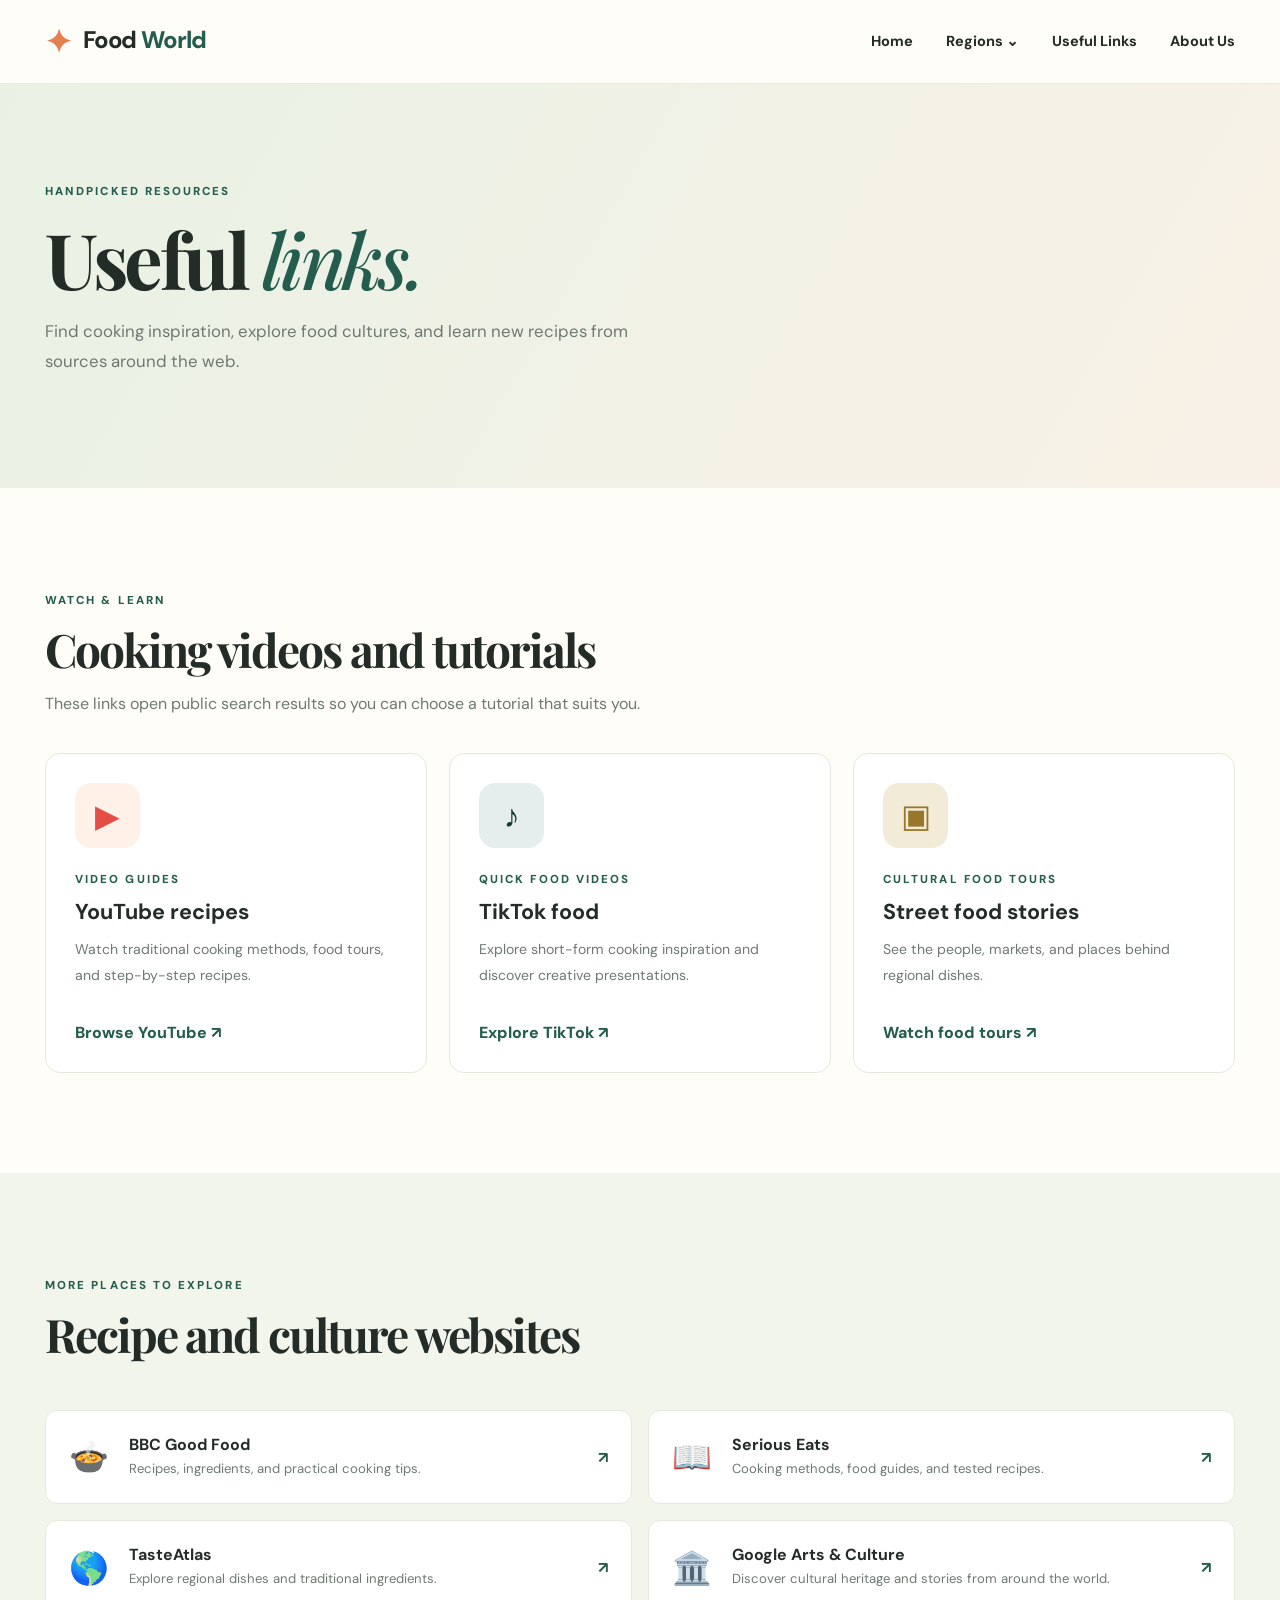
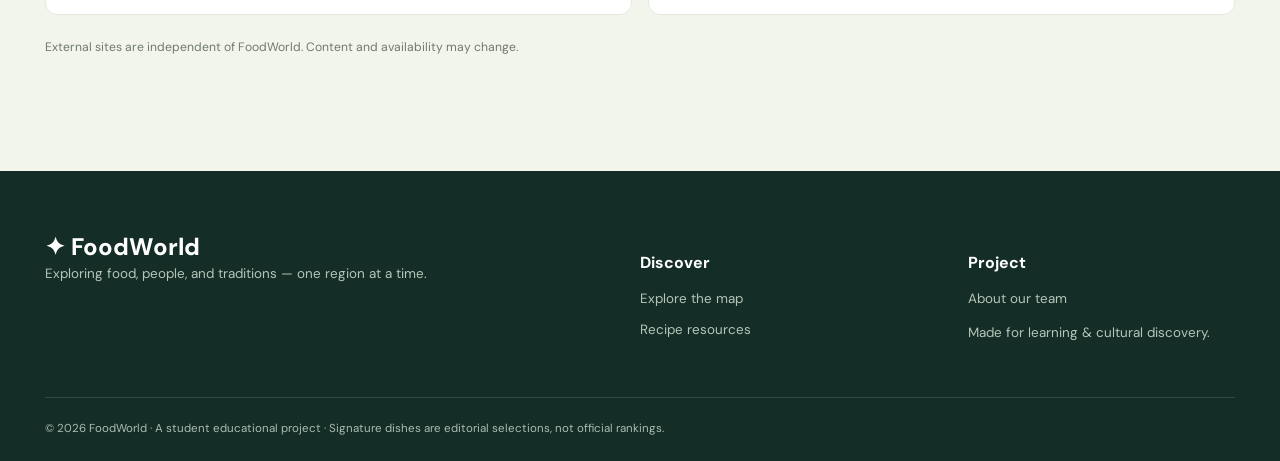
<file: useful-links.html>
<!DOCTYPE html>
<html lang="en">
 <head>
  <meta charset="utf-8"/>
  <meta content="width=device-width, initial-scale=1" name="viewport"/>
  <meta content="Discover famous foods and food traditions from six world regions." name="description"/>
  <title>
   Useful Links | FoodWorld
  </title>
  <link href="https://fonts.googleapis.com" rel="preconnect"/>
  <link crossorigin="" href="https://fonts.gstatic.com" rel="preconnect"/>
  <link href="https://fonts.googleapis.com/css2?family=DM+Sans:wght@400;500;600;700;800&amp;family=Playfair+Display:wght@500;600;700;800&amp;display=swap" rel="stylesheet"/>
  <link href="style.css" rel="stylesheet"/>
 </head>
 <body data-page="links">
  <header class="site-header">
   <div class="wrap header-inner">
    <a class="brand" href="index.html">
     <span class="brand-mark">
      ✦
     </span>
     Food
     <span>
      World
     </span>
    </a>
    <nav class="desktop-nav">
     <a data-nav="home" href="index.html">
      Home
     </a>
     <div class="nav-dropdown">
      <button aria-expanded="false" id="region-toggle" type="button">
       Regions
       <span>
        ⌄
       </span>
      </button>
      <div class="dropdown-menu">
       <a href="asia.html">
        🌏 Asia
       </a>
       <a href="africa.html">
        🌍 Africa
       </a>
       <a href="europe.html">
        🌍 Europe
       </a>
       <a href="north-america.html">
        🌎 North America
       </a>
       <a href="south-america.html">
        🌎 South America
       </a>
       <a href="oceania.html">
        🌏 Australia &amp; Oceania
       </a>
      </div>
     </div>
     <a data-nav="links" href="useful-links.html">
      Useful Links
     </a>
     <a data-nav="about" href="about-us.html">
      About Us
     </a>
    </nav>
    <button aria-label="Toggle navigation" class="mobile-menu-btn" id="menu-btn" type="button">
     ☰
    </button>
   </div>
   <div class="mobile-nav" id="mobile-nav">
    <a href="index.html">
     Home
    </a>
    <a href="asia.html">
     🌏 Asia
    </a>
    <a href="africa.html">
     🌍 Africa
    </a>
    <a href="europe.html">
     🌍 Europe
    </a>
    <a href="north-america.html">
     🌎 North America
    </a>
    <a href="south-america.html">
     🌎 South America
    </a>
    <a href="oceania.html">
     🌏 Australia &amp; Oceania
    </a>
    <a href="useful-links.html">
     Useful Links
    </a>
    <a href="about-us.html">
     About Us
    </a>
   </div>
  </header>
  <main>
   <section class="subpage-hero">
    <div class="wrap">
     <span class="eyebrow">
      HANDPICKED RESOURCES
     </span>
     <h1>
      Useful
      <em>
       links.
      </em>
     </h1>
     <p>
      Find cooking inspiration, explore food cultures, and learn new recipes from sources around the web.
     </p>
    </div>
   </section>
   <section class="wrap section">
    <div class="section-heading">
     <div>
      <span class="eyebrow">
       WATCH &amp; LEARN
      </span>
      <h2>
       Cooking videos and tutorials
      </h2>
      <p>
       These links open public search results so you can choose a tutorial that suits you.
      </p>
     </div>
    </div>
    <div class="links-grid">
     <a class="resource-card" href="https://www.youtube.com/results?search_query=world+traditional+food+recipes" rel="noopener noreferrer" target="_blank">
      <div class="resource-icon youtube">
       ▶
      </div>
      <span class="eyebrow">
       VIDEO GUIDES
      </span>
      <h3>
       YouTube recipes
      </h3>
      <p>
       Watch traditional cooking methods, food tours, and step-by-step recipes.
      </p>
      <span class="resource-link">
       Browse YouTube &nearrow;
      </span>
     </a>
     <a class="resource-card" href="https://www.tiktok.com/tag/foodrecipes" rel="noopener noreferrer" target="_blank">
      <div class="resource-icon tiktok">
       &sung;
      </div>
      <span class="eyebrow">
       QUICK FOOD VIDEOS
      </span>
      <h3>
       TikTok food
      </h3>
      <p>
       Explore short-form cooking inspiration and discover creative presentations.
      </p>
      <span class="resource-link">
       Explore TikTok &nearrow;
      </span>
     </a>
     <a class="resource-card" href="https://www.youtube.com/results?search_query=traditional+street+food+around+the+world" rel="noopener noreferrer" target="_blank">
      <div class="resource-icon video">
       ▣
      </div>
      <span class="eyebrow">
       CULTURAL FOOD TOURS
      </span>
      <h3>
       Street food stories
      </h3>
      <p>
       See the people, markets, and places behind regional dishes.
      </p>
      <span class="resource-link">
       Watch food tours &nearrow;
      </span>
     </a>
    </div>
   </section>
   <section class="section resources-alt">
    <div class="wrap">
     <div class="section-heading">
      <div>
       <span class="eyebrow">
        MORE PLACES TO EXPLORE
       </span>
       <h2>
        Recipe and culture websites
       </h2>
      </div>
     </div>
     <div class="simple-links">
      <a href="https://www.bbcgoodfood.com/" rel="noopener noreferrer" target="_blank">
       <span>
        🍲
       </span>
       <div>
        <strong>
         BBC Good Food
        </strong>
        <p>
         Recipes, ingredients, and practical cooking tips.
        </p>
       </div>
       <b>
        &nearrow;
       </b>
      </a>
      <a href="https://www.seriouseats.com/" rel="noopener noreferrer" target="_blank">
       <span>
        📖
       </span>
       <div>
        <strong>
         Serious Eats
        </strong>
        <p>
         Cooking methods, food guides, and tested recipes.
        </p>
       </div>
       <b>
        &nearrow;
       </b>
      </a>
      <a href="https://www.tasteatlas.com/" rel="noopener noreferrer" target="_blank">
       <span>
        🌎
       </span>
       <div>
        <strong>
         TasteAtlas
        </strong>
        <p>
         Explore regional dishes and traditional ingredients.
        </p>
       </div>
       <b>
        &nearrow;
       </b>
      </a>
      <a href="https://artsandculture.google.com/" rel="noopener noreferrer" target="_blank">
       <span>
        🏛️
       </span>
       <div>
        <strong>
         Google Arts &amp; Culture
        </strong>
        <p>
         Discover cultural heritage and stories from around the world.
        </p>
       </div>
       <b>
        &nearrow;
       </b>
      </a>
     </div>
     <p class="resource-note">
      External sites are independent of FoodWorld. Content and availability may change.
     </p>
    </div>
   </section>
  </main>
  <footer class="footer">
   <div class="wrap footer-grid">
    <div>
     <div class="footer-brand">
      ✦ FoodWorld
     </div>
     <p>
      Exploring food, people, and traditions &mdash; one region at a time.
     </p>
    </div>
    <div>
     <h4>
      Discover
     </h4>
     <a href="index.html#map">
      Explore the map
     </a>
     <a href="useful-links.html">
      Recipe resources
     </a>
    </div>
    <div>
     <h4>
      Project
     </h4>
     <a href="about-us.html">
      About our team
     </a>
     <span>
      Made for learning &amp; cultural discovery.
     </span>
    </div>
   </div>
   <div class="wrap footer-bottom">
    &copy; 2026 FoodWorld &middot; A student educational project &middot; Signature dishes are editorial selections, not official rankings.
   </div>
  </footer>
  <script src="app.js">
  </script>
 </body>
</html>
</file>
<file: style.css>
:root{--ink:#242c28;--muted:#6e7972;--green:#245d4d;--deep:#173c33;--orange:#e67e50;--cream:#fffdf7;--paper:#f7f7ef;--line:#e5e9dd;--shadow:0 15px 45px rgba(28,56,39,.07)}*{box-sizing:border-box}html{scroll-behavior:smooth}body{margin:0;background:var(--cream);color:var(--ink);font-family:'DM Sans',Arial,sans-serif}button,input{font:inherit}a{text-decoration:none;color:inherit}button{cursor:pointer}img{max-width:100%}h1,h2,h3,p{margin-top:0}h1,h2{font-family:'Playfair Display',Georgia,serif;letter-spacing:-.045em}h1{line-height:1.12;font-size:clamp(3.3rem,6vw,5.7rem)}h2{line-height:1.18;font-size:clamp(2rem,3.6vw,3.25rem)}h3{font-size:1.2rem}p{line-height:1.8;color:var(--muted)}.wrap{max-width:1190px;width:calc(100% - 64px);margin:0 auto}.site-header{position:sticky;top:0;z-index:90;background:rgba(255,253,247,.96);backdrop-filter:blur(15px);border-bottom:1px solid #e8ebdf}.header-inner{min-height:83px;display:flex;align-items:center;justify-content:space-between}.brand{font-size:1.5rem;font-weight:800;letter-spacing:-.055em}.brand>span:last-child{color:var(--green)}.brand-mark{color:var(--orange);font-size:2rem;vertical-align:middle;margin-right:7px}.desktop-nav{display:flex;align-items:center;gap:33px;font-size:.91rem;font-weight:700}.desktop-nav a:hover,.desktop-nav button:hover,.desktop-nav a.active{color:var(--green)}.desktop-nav button{border:0;background:transparent;color:inherit;font-weight:700;padding:17px 0}.nav-dropdown{position:relative}.dropdown-menu{display:none;position:absolute;top:100%;right:-35px;width:255px;background:#fff;border:1px solid var(--line);border-radius:14px;padding:12px;box-shadow:var(--shadow)}.dropdown-menu a{display:block;padding:11px 15px;border-radius:8px}.dropdown-menu a:hover{background:#f2f6ee}.nav-dropdown:hover .dropdown-menu,.nav-dropdown:focus-within .dropdown-menu,.nav-dropdown.open .dropdown-menu{display:block}.mobile-menu-btn,.mobile-nav{display:none}.eyebrow,.hero-label{font-size:.72rem;font-weight:800;letter-spacing:.18em;color:var(--green)}.hero{background:radial-gradient(circle at 85% 34%,#e9eddd 0,transparent 48%),linear-gradient(135deg,#fffdf7,#f3f4e9);overflow:hidden}.hero-grid{display:grid;grid-template-columns:1fr 1fr;gap:30px;min-height:620px;align-items:center}.hero-copy{padding:60px 0}.hero h1{margin:20px 0}.hero h1 em,.subpage-hero em,.region-hero h1 em{color:var(--green);font-weight:500}.hero-copy>p{max-width:510px;font-size:1.03rem}.hero-buttons{display:flex;gap:12px;flex-wrap:wrap;margin:30px 0 45px}.btn{border:1px solid transparent;padding:15px 22px;border-radius:9px;display:inline-flex;align-items:center;gap:26px;font-weight:800;font-size:.9rem;justify-content:center;transition:transform .2s,background .2s}.btn:hover{transform:translateY(-2px)}.btn.primary{background:var(--green);color:white}.btn.primary:hover{background:#174738}.btn.outline{border-color:#b9c9bc;color:var(--green);background:transparent}.hero-stats{display:flex;gap:35px}.hero-stats div{display:grid;gap:2px}.hero-stats b{font-size:1.7rem;color:var(--deep)}.hero-stats small{font-size:.78rem;color:var(--muted)}.hero-art{height:520px;position:relative;display:flex;align-items:center;justify-content:center}.hero-orbit{position:absolute;left:50%;top:46%;transform:translate(-50%,-50%);border-radius:50%;border:1px dashed #b2c4ab;width:420px;height:420px}.orbit-two{width:525px;height:525px;opacity:.55}.hero-dish{position:absolute;display:grid;place-items:center;border-radius:50%;background:radial-gradient(circle at 35% 25%,#fff,#f8eee0 70%);box-shadow:0 24px 45px rgba(57,66,41,.13),inset 0 0 0 10px #fff;border:1px solid #e6decb}.hero-dish span{display:block;filter:drop-shadow(0 14px 12px rgba(49,34,20,.1))}.dish-main{width:300px;height:300px;z-index:2}.dish-main span{font-size:11rem}.dish-left{width:155px;height:155px;left:1%;top:7%;transform:rotate(-18deg)}.dish-left span{font-size:5.6rem}.dish-right{width:165px;height:165px;right:0;bottom:7%;transform:rotate(12deg)}.dish-right span{font-size:6rem}.floating-label{position:absolute;z-index:3;background:white;padding:16px 18px;border-radius:12px;box-shadow:var(--shadow);font-size:.8rem;font-weight:800;left:6%;bottom:14%}.floating-label span{color:var(--orange)}.hero-caption{position:absolute;right:8%;top:9%;color:var(--green);font-weight:800;font-size:.68rem;letter-spacing:.21em;transform:rotate(10deg)}.section{padding-top:100px;padding-bottom:100px}.section-heading{display:flex;justify-content:space-between;align-items:end;gap:20px;margin-bottom:35px}.section-heading h2{margin:13px 0}.section-heading p{margin:0}.section-heading.centered{display:block;text-align:center;max-width:700px;margin:0 auto 30px}.text-link{color:var(--green);font-weight:800;font-size:.9rem;white-space:nowrap}.feature-grid{display:grid;grid-template-columns:repeat(3,1fr);gap:22px}.feature-card{background:white;border:1px solid var(--line);border-radius:17px;overflow:hidden;box-shadow:var(--shadow);transition:transform .2s}.feature-card:hover,.region-card:hover,.resource-card:hover{transform:translateY(-5px)}.feature-visual{height:220px;display:grid;place-items:center;font-size:7.5rem;position:relative;text-shadow:0 8px 17px #0001}.feature-visual span{position:absolute;bottom:14px;left:18px;color:var(--deep);font-size:.7rem;font-weight:800;letter-spacing:.08em;background:#fffc;padding:7px 11px;border-radius:6px}.f-pizza,.f-peach{background:#fae6d5}.f-noodles,.f-yellow{background:#f5eed4}.f-taco,.f-mint{background:#e1ebdb}.f-lavender{background:#e9e4f3}.f-blue{background:#e4ebf2}.feature-info{padding:22px;display:flex;justify-content:space-between;align-items:center;gap:5px}.feature-info h3{margin:0 0 7px}.feature-info p{margin:0;font-size:.81rem;line-height:1.5}.arrow-circle{width:38px;height:38px;flex-shrink:0;border-radius:50%;display:grid;place-items:center;color:var(--green);background:#edf3e8;font-weight:800}.map-section{background:#f0f3e9}.map-frame{background:#fffdf7;border:1px solid #dde5d8;border-radius:24px;padding:22px 30px;box-shadow:var(--shadow);text-align:center}.world-art{width:100%;max-width:930px}.map-hits a{cursor:pointer}.map-hits a:hover path{fill:#2d70552a}.map-legend{color:var(--muted);font-size:.85rem;padding:10px}.region-grid{display:grid;grid-template-columns:repeat(3,1fr);gap:20px}.region-card{padding:30px;border-radius:17px;min-height:292px;transition:transform .2s;display:flex;flex-direction:column;align-items:flex-start;justify-content:space-between}.region-card.apricot{background:#f7e7db}.region-card.mint{background:#e1ebdc}.region-card.lavender{background:#eee6ef}.region-card.peach{background:#faece3}.region-card.sky{background:#dfeaf0}.region-card.butter{background:#f4edd7}.region-emoji{font-size:3rem}.region-card h3{font-family:'Playfair Display',Georgia,serif;font-size:1.75rem;letter-spacing:-.03em;margin:7px 0}.region-card p{color:#596961;font-size:.82rem;line-height:1.7;margin-bottom:17px}.story-section{background:var(--deep);color:white}.story-grid{display:grid;grid-template-columns:1fr 1fr;align-items:center;gap:75px}.story-section h2{max-width:510px}.story-section p{color:#d2e3d8}.story-section .eyebrow{color:#b2d6ae}.story-section .btn{background:#e7a37b;color:#1f382d}.story-symbol{background:#295749;border-radius:25px;min-height:335px;font-size:10rem;display:flex;flex-direction:column;justify-content:center;align-items:center}.story-symbol span{font-size:.72rem;font-weight:800;letter-spacing:.2em;color:#d8e7d5}.footer{background:#142d26;color:white;padding:60px 0 25px}.footer-grid{display:grid;grid-template-columns:2fr 1fr 1fr;gap:60px}.footer-brand{font-weight:800;font-size:1.5rem}.footer p,.footer span{color:#b5c6b9;font-size:.84rem}.footer h4{margin-bottom:17px}.footer a{display:block;color:#b5c6b9;font-size:.84rem;margin-bottom:14px}.footer a:hover{color:#fff}.footer-bottom{border-top:1px solid #ffffff21;padding-top:23px;margin-top:45px;font-size:.72rem;color:#abbcb0}.region-hero{background:linear-gradient(110deg,#f7f4e8,#e7eee3);padding:34px 0 55px}.breadcrumb{font-size:.77rem;font-weight:700;color:#748479}.breadcrumb span{margin:0 9px;color:var(--orange)}.region-hero-grid{display:grid;grid-template-columns:1.6fr .7fr;align-items:center;gap:30px;margin-top:35px}.region-hero h1{margin:13px 0 20px;font-size:clamp(3.1rem,5.7vw,5.3rem)}.region-hero p{font-size:1.02rem;max-width:610px}.region-meta{display:flex;gap:12px;flex-wrap:wrap;margin-top:25px}.region-meta span{font-size:.8rem;font-weight:800;background:#fff9;padding:12px 16px;border-radius:30px}.region-bubble{background:#ffffff6b;border-radius:50%;width:min(275px,100%);aspect-ratio:1;display:flex;flex-direction:column;align-items:center;justify-content:center;font-size:8rem;border:1px dashed #a2b9a8}.region-bubble span{font-size:.6rem;letter-spacing:.15em;font-weight:800;color:var(--green)}.region-content{padding-top:70px;padding-bottom:95px}.region-toolhead{display:flex;justify-content:space-between;align-items:end;gap:25px;margin-bottom:28px}.region-toolhead h2{margin:9px 0}.region-toolhead p{font-size:.87rem;margin:0}.search-box{min-width:265px;display:flex;align-items:center;gap:8px;border:1px solid #dbe3d9;padding:13px 16px;background:#fff;border-radius:9px;color:var(--green);font-size:1.3rem}.search-box input{outline:0;border:0;min-width:0;width:100%;font-size:.83rem;color:var(--ink)}.country-list{display:grid;gap:27px}.country-card{display:grid;grid-template-columns:38% 1fr;overflow:hidden;border:1px solid var(--line);border-radius:19px;background:white;box-shadow:var(--shadow);scroll-margin-top:105px}.country-visual{min-height:390px;position:relative;display:flex;align-items:center;justify-content:center}.country-index{position:absolute;top:25px;left:28px;font-weight:800;font-size:.76rem;letter-spacing:.12em;color:var(--green)}.country-food-emoji{font-size:clamp(6rem,12vw,10rem);filter:drop-shadow(0 15px 12px #0001)}.country-label{position:absolute;left:25px;bottom:22px;background:#fffdf3;padding:10px 16px;border-radius:7px;color:var(--green);font-weight:800;font-size:.85rem}.country-content{padding:35px 42px}.country-content h2{font-size:2.35rem;margin:12px 0}.food-description{color:#505f56;margin-bottom:24px}.country-facts{display:grid;grid-template-columns:1fr 1fr;gap:25px;border-top:1px solid var(--line);padding-top:20px;margin-bottom:23px}.country-facts h4{font-size:.7rem;color:var(--green);letter-spacing:.12em;margin:0 0 7px}.country-facts p{font-size:.79rem;line-height:1.65;margin:0}.recipe-btn{padding:12px 16px;font-size:.78rem}.empty-state{padding:60px;text-align:center;color:var(--muted)}.region-end{margin-top:45px;display:flex;align-items:center;justify-content:space-between;gap:20px;background:#edf3e9;border-radius:15px;padding:25px 30px}.region-end p{margin:0}.subpage-hero{background:linear-gradient(120deg,#e9f1e5,#f9f1e7);padding:95px 0}.subpage-hero h1{margin:15px 0}.subpage-hero p{max-width:640px;font-size:1.05rem}.links-grid{display:grid;grid-template-columns:repeat(3,1fr);gap:22px}.resource-card{border:1px solid var(--line);border-radius:15px;padding:29px;background:white;min-height:320px;transition:transform .2s;display:flex;flex-direction:column;align-items:flex-start}.resource-icon{width:65px;height:65px;border-radius:16px;display:grid;place-items:center;font-size:2rem;margin-bottom:24px}.youtube{background:#fff0e8;color:#e54e44}.tiktok{background:#e6eded;color:#173c33}.video{background:#f2ebd8;color:#99772a}.resource-card h3{font-size:1.35rem;margin:11px 0}.resource-card p{font-size:.88rem}.resource-link{margin-top:auto;color:var(--green);font-weight:800}.resources-alt{background:#f2f5ec}.simple-links{display:grid;grid-template-columns:repeat(2,1fr);gap:16px}.simple-links a{background:white;border-radius:12px;border:1px solid var(--line);display:flex;align-items:center;gap:20px;padding:23px}.simple-links a>span{font-size:2rem}.simple-links strong{font-size:1rem}.simple-links p{font-size:.82rem;margin:2px 0 0}.simple-links b{margin-left:auto;color:var(--green)}.resource-note{font-size:.76rem;margin-top:22px}.about-grid{display:grid;grid-template-columns:1.35fr 1fr;align-items:center;gap:70px}.about-story h2{margin-top:12px}.about-story p{font-size:.94rem}.about-art{background:radial-gradient(circle,#eff4df,#dce8d8);border-radius:23px;min-height:420px;display:grid;place-items:center;align-content:center;font-size:11rem}.about-art span{font-size:.7rem;letter-spacing:.18em;font-weight:800;text-align:center;line-height:1.7;color:var(--green)}.about-numbers{display:flex;gap:32px;margin-top:35px}.about-numbers span{display:flex;flex-direction:column;color:var(--muted);font-size:.85rem}.about-numbers strong{color:var(--green);font-size:2rem}.team-section{background:#f3f5ed}.team-grid{display:grid;grid-template-columns:repeat(4,1fr);gap:18px}.team-card{background:white;padding:35px 19px;text-align:center;border-radius:15px;border:1px solid var(--line)}.avatar{width:82px;height:82px;margin:auto auto 25px;border-radius:50%;background:#dce9d8;color:var(--green);font-size:1.6rem;font-weight:800;display:grid;place-items:center}.team-card h3{margin:0 0 8px;font-size:1.05rem}.team-card p{margin:0;font-size:.81rem}.name-note{font-size:.74rem;text-align:center;margin-top:20px}.modal-backdrop{position:fixed;inset:0;z-index:200;background:#132d27bf;display:flex;justify-content:center;align-items:center;padding:20px}.modal{width:min(680px,100%);max-height:90vh;overflow:auto;background:#fffdf7;border-radius:18px;box-shadow:0 20px 80px #0004}.modal-header{padding:25px 32px;background:#e5eee0;display:flex;justify-content:space-between;align-items:start;gap:20px}.modal-header h2{font-size:2rem;margin:9px 0 0}.modal-close{border:0;background:#fff;color:var(--deep);border-radius:50%;width:39px;height:39px;font-size:1.4rem}.modal-body{padding:30px 32px}.modal-body h3{color:var(--green);margin-bottom:12px}.modal-body li{margin-bottom:10px;line-height:1.5;color:#536258}.modal-body ol,.modal-body ul{padding-left:23px}.modal-video{display:flex;gap:12px;flex-wrap:wrap;margin-top:25px}.modal-video a{font-size:.82rem}.no-scroll{overflow:hidden}@media(max-width:950px){.feature-grid,.region-grid,.links-grid{grid-template-columns:repeat(2,1fr)}.hero-grid{grid-template-columns:1fr 1fr}.dish-main{width:230px;height:230px}.dish-main span{font-size:8rem}.dish-left,.dish-right{width:125px;height:125px}.dish-left span,.dish-right span{font-size:4.4rem}.hero-orbit{width:340px;height:340px}.orbit-two{width:425px;height:425px}.country-content{padding:28px}.country-facts{grid-template-columns:1fr;gap:15px}.team-grid{grid-template-columns:repeat(2,1fr)}}@media(max-width:700px){.wrap{width:calc(100% - 36px)}.desktop-nav{display:none}.mobile-menu-btn{display:block;background:none;border:0;font-size:1.7rem;color:var(--green)}.mobile-nav{display:none;flex-direction:column;padding:10px 25px 20px;gap:12px;border-top:1px solid var(--line);background:var(--cream)}.mobile-nav.open{display:flex}.mobile-nav a{font-size:.9rem;padding:5px}.header-inner{min-height:68px}.hero-grid{grid-template-columns:1fr;gap:0}.hero-copy{padding:55px 0 10px}.hero-copy>p{font-size:.95rem}.hero-art{height:330px}.dish-main{width:205px;height:205px}.dish-main span{font-size:7.2rem}.dish-left,.dish-right{width:110px;height:110px}.dish-left span,.dish-right span{font-size:4rem}.dish-left{left:5%;top:0}.dish-right{right:5%;bottom:3%}.hero-orbit{width:275px;height:275px}.orbit-two{width:350px;height:350px}.floating-label{bottom:4%;left:7%;padding:10px;font-size:.7rem}.hero-caption{top:3%;right:3%;font-size:.53rem}.section{padding-top:65px;padding-bottom:65px}.section-heading{display:block}.section-heading>.text-link{display:inline-block;margin-top:15px}.feature-grid,.region-grid,.links-grid,.simple-links{grid-template-columns:1fr}.feature-visual{height:225px}.region-card{min-height:240px}.story-grid,.about-grid{grid-template-columns:1fr;gap:30px}.story-symbol{min-height:220px;font-size:7rem}.footer-grid{grid-template-columns:1fr 1fr;gap:35px}.footer-grid>div:first-child{grid-column:span 2}.map-frame{padding:0}.world-art{display:block}.map-legend{font-size:.7rem}.region-hero-grid{grid-template-columns:1fr}.region-bubble{display:none}.region-toolhead{display:block}.search-box{margin-top:20px;min-width:0}.country-card{grid-template-columns:1fr}.country-visual{min-height:250px}.country-food-emoji{font-size:7.5rem}.country-content h2{font-size:2rem}.country-facts{grid-template-columns:1fr}.region-end{display:block}.region-end .btn{margin-top:13px}.subpage-hero{padding:60px 0}.about-art{min-height:260px;font-size:7rem}.team-grid{grid-template-columns:1fr 1fr;gap:10px}.team-card{padding:20px 10px}.team-card h3{font-size:.84rem}.avatar{width:60px;height:60px}.modal-header,.modal-body{padding:22px}.hero-stats{gap:25px}}@media(max-width:370px){.team-grid{grid-template-columns:1fr}.hero-stats{gap:13px}.hero-stats b{font-size:1.35rem}}@media(prefers-reduced-motion:reduce){*{scroll-behavior:auto!important;transition:none!important}}
[hidden]{display:none!important}

/* Local food illustration assets prevent broken images in offline presentations. */
.country-food-image{width:100%;height:100%;min-height:390px;object-fit:cover;display:block}
.country-visual{display:block;overflow:hidden}
.country-label,.country-index{z-index:2}
.feature-visual{position:relative;overflow:hidden;padding:0!important}
.feature-image{width:100%;height:100%;object-fit:cover;display:block}
.feature-visual>span{position:absolute;bottom:18px;left:18px;z-index:1}
@media(max-width:700px){.country-food-image{min-height:250px}}
/* Consistent keyboard focus for navigation and interactive controls. */
:where(a,button,input):focus-visible{outline:3px solid #da6848;outline-offset:4px}
/* Homepage circular food photos */

/* Keep the circular plate */
.hero-dish {
    overflow: hidden;
    display: flex;
    align-items: center;
    justify-content: center;
}

/* Center food images inside the circles */
.hero-dish img {
    width: 100%;
    height: 100%;
    object-fit: cover;
    object-position: center;
    border-radius: 50%;
    display: block;
    flex-shrink: 0;
}

/* Remove the original emoji styling from images */
.hero-dish img {
    transform: none;
    margin: 0;
    padding: 0;
}


/* Beautiful food culture image section */

.culture-image-box {
    position: relative;
    width: 100%;
    height: 420px;
    border-radius: 24px;
    overflow: hidden;
    background: #285548;
    box-shadow: 0 20px 45px rgba(0, 0, 0, 0.15);
}

/* Image fills the entire box */
.culture-photo {
    width: 100%;
    height: 100%;
    max-height: none;
    object-fit: cover;
    object-position: center;
    display: block;
    border-radius: 0;
    transition: transform 0.5s ease;
}

/* Dark gradient over bottom of image */
.culture-image-box::after {
    content: "";
    position: absolute;
    inset: 0;
    background: linear-gradient(
        to top,
        rgba(0, 0, 0, 0.78) 0%,
        rgba(0, 0, 0, 0.15) 45%,
        transparent 75%
    );
    pointer-events: none;
}

/* Text over the image */
.culture-overlay {
    position: absolute;
    bottom: 30px;
    left: 32px;
    right: 32px;
    z-index: 2;
    color: white;
}

/* Small label */
.culture-tag {
    display: block;
    color: #e8d7b0;
    font-size: 12px;
    font-weight: 700;
    letter-spacing: 2px;
    margin-bottom: 12px;
}

/* Main image heading */
.culture-overlay h3 {
    color: white;
    font-family: 'Playfair Display', serif;
    font-size: 30px;
    line-height: 1.2;
    margin: 0;
}

/* Hover animation */
.culture-image-box:hover .culture-photo {
    transform: scale(1.05);
}

/* Mobile responsiveness */
@media (max-width: 700px) {
    .culture-image-box {
        height: 320px;
    }

    .culture-overlay {
        bottom: 22px;
        left: 22px;
        right: 22px;
    }

    .culture-overlay h3 {
        font-size: 24px;
    }
}

@media (prefers-reduced-motion: reduce) {
    .culture-photo {
        transition: none;
    }

    .culture-image-box:hover .culture-photo {
        transform: none;
    }
}
</file>
